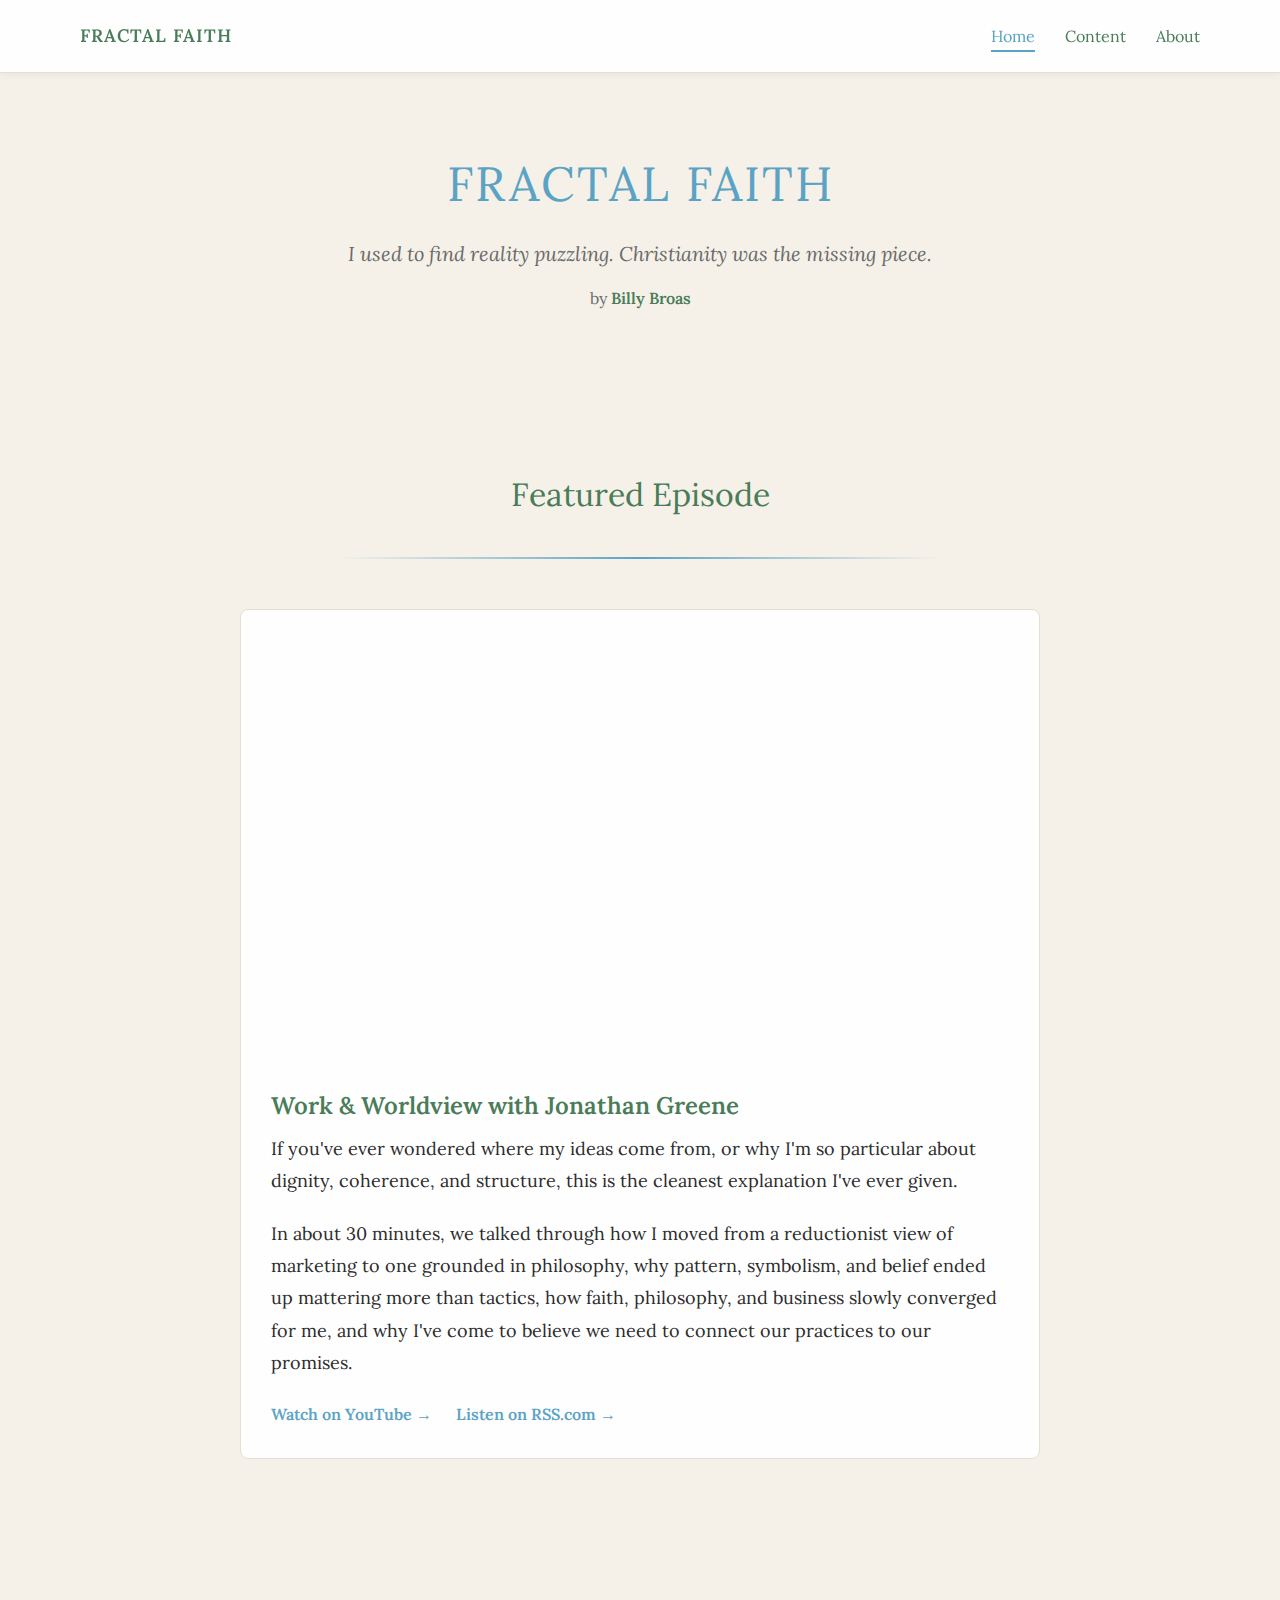
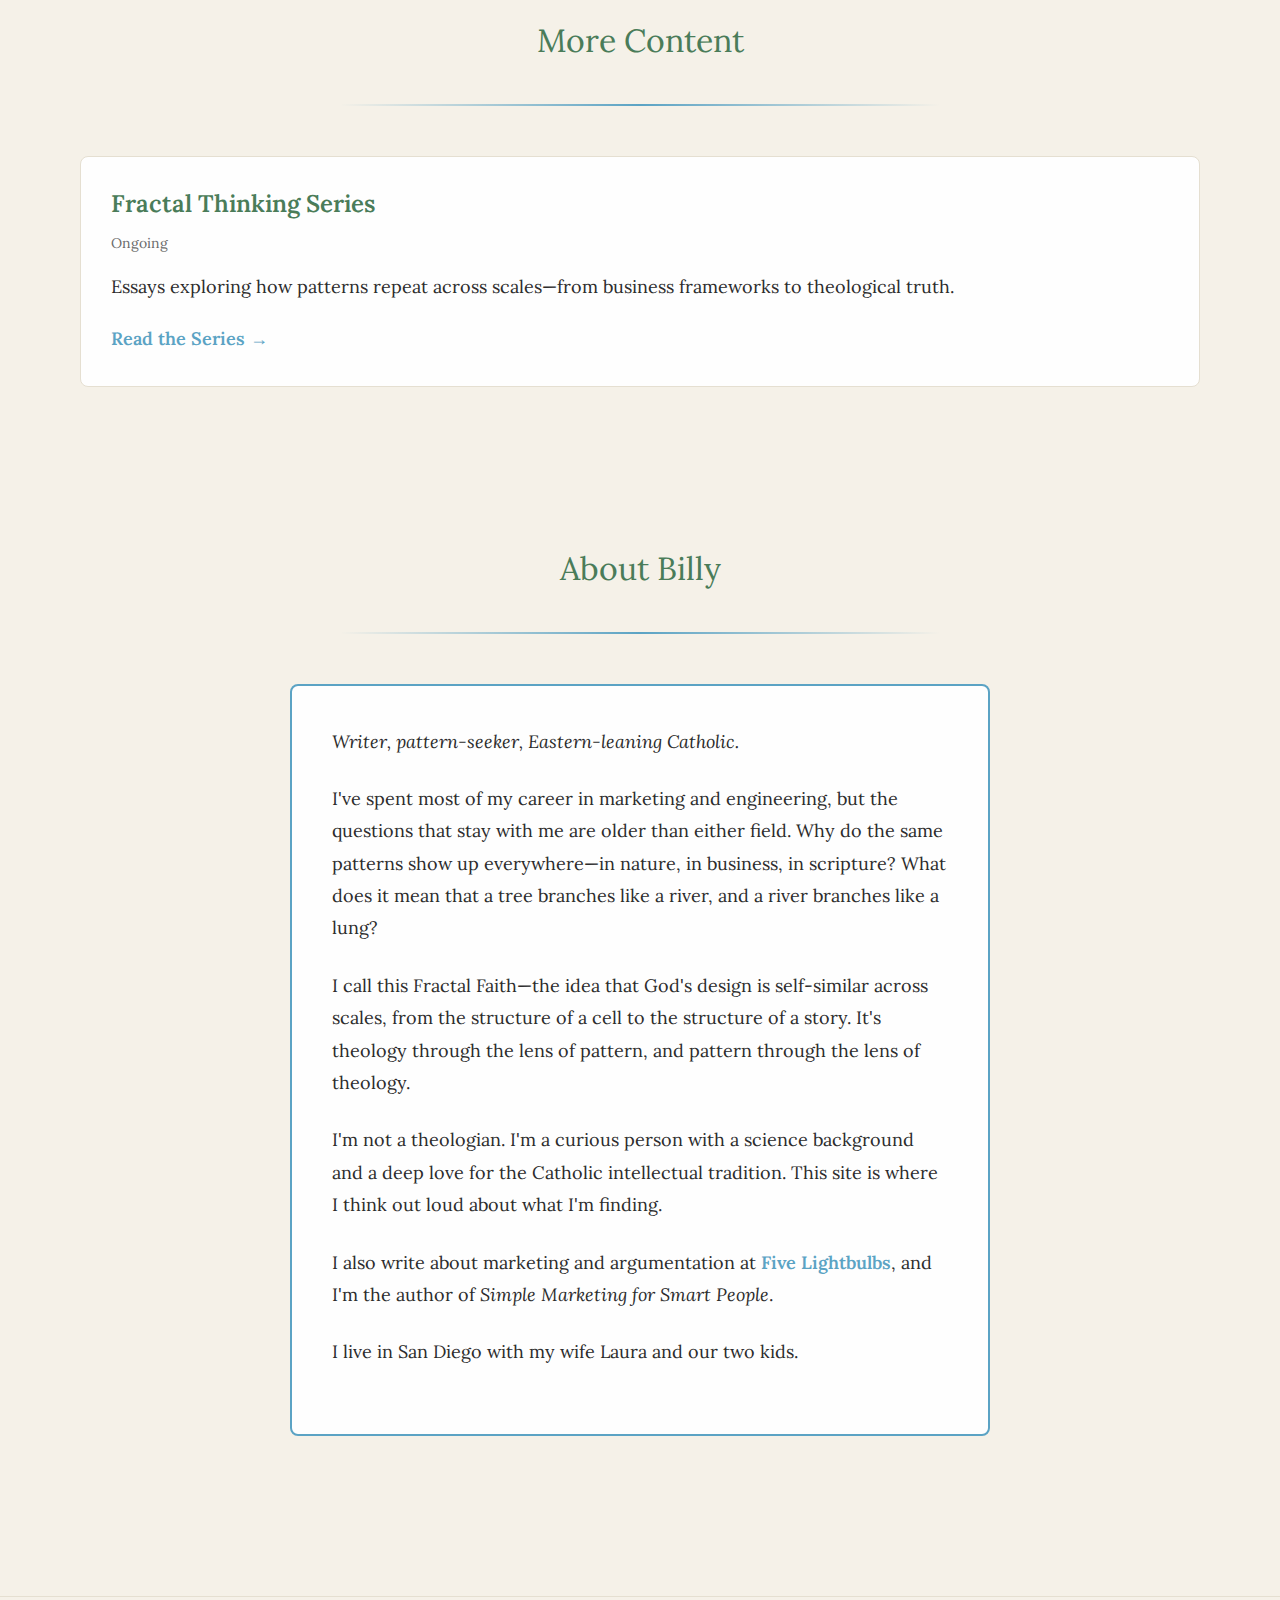
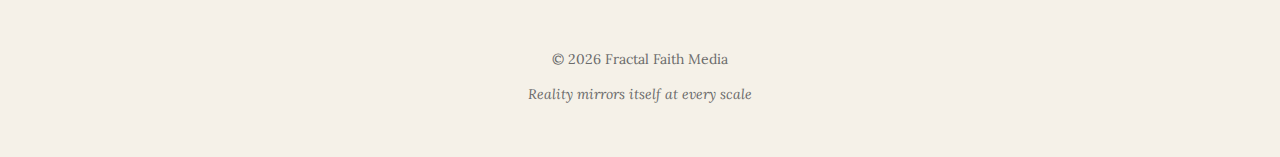
<file: index.html>
<!DOCTYPE html>
<html lang="en">
<head>
    <meta charset="UTF-8">
    <meta name="viewport" content="width=device-width, initial-scale=1.0">
    <title>Fractal Faith - I used to find reality puzzling. Christianity was the missing piece.</title>
    <meta name="description" content="Christianity explored through pattern, symbol, and fractal thinking. The same structures appear at every scale — in Scripture, in nature, in the architecture of reality.">
    <link rel="icon" href="favicon.svg" type="image/svg+xml">
    <link rel="preconnect" href="https://fonts.googleapis.com">
    <link rel="preconnect" href="https://fonts.gstatic.com" crossorigin>
    <link href="https://fonts.googleapis.com/css2?family=Lora:ital,wght@0,400;0,600;1,400&display=swap" rel="stylesheet">
    <link rel="stylesheet" href="css/styles.css">
    <!-- Fathom - beautiful, simple website analytics -->
    <script src="https://cdn.usefathom.com/script.js" data-site="MLZFFIPV" defer></script>
    <!-- / Fathom -->
</head>
<body>
    <!-- Navigation -->
    <nav class="nav">
        <div class="nav-container">
            <a href="index.html" class="nav-logo">FRACTAL FAITH</a>
            <ul class="nav-links">
                <li><a href="index.html" class="active">Home</a></li>
                <li><a href="content.html">Content</a></li>
                <li><a href="#about">About</a></li>
            </ul>
        </div>
    </nav>

    <!-- Header -->
    <header class="header">
        <h1>FRACTAL FAITH</h1>
        <p class="tagline">I used to find reality puzzling. Christianity was the missing piece.</p>
        <p class="header-byline">by <a href="#about">Billy Broas</a></p>
    </header>

    <!-- Featured Episode -->
    <section class="section">
        <div class="container">
            <div class="section-title">
                <h2>Featured Episode</h2>
                <div class="divider"></div>
            </div>

            <div class="featured-episode">
                <div class="video-embed">
                    <iframe src="https://www.youtube.com/embed/c-hK6eVac7o" title="Work &amp; Worldview with Jonathan Greene — Billy Broas" frameborder="0" allow="accelerometer; autoplay; clipboard-write; encrypted-media; gyroscope; picture-in-picture" allowfullscreen></iframe>
                </div>
                <div class="featured-episode-body">
                    <h3 class="card-title">Work &amp; Worldview with Jonathan Greene</h3>
                    <p class="card-description">
                        If you've ever wondered where my ideas come from, or why I'm so particular about dignity, coherence, and structure, this is the cleanest explanation I've ever given.
                    </p>
                    <p class="card-description">
                        In about 30 minutes, we talked through how I moved from a reductionist view of marketing to one grounded in philosophy, why pattern, symbolism, and belief ended up mattering more than tactics, how faith, philosophy, and business slowly converged for me, and why I've come to believe we need to connect our practices to our promises.
                    </p>
                    <div class="listen-links">
                        <a href="https://www.youtube.com/watch?v=c-hK6eVac7o" target="_blank" rel="noopener">Watch on YouTube &rarr;</a>
                        <a href="https://rss.com/podcasts/workandworldview/2421276/" target="_blank" rel="noopener">Listen on RSS.com &rarr;</a>
                    </div>
                </div>
            </div>
        </div>
    </section>

    <!-- More Content -->
    <section class="section">
        <div class="container">
            <div class="section-title">
                <h2>More Content</h2>
                <div class="divider"></div>
            </div>

            <div class="card-grid">
                <!-- Essay Series -->
                <article class="card">
                    <h3 class="card-title">Fractal Thinking Series</h3>
                    <p class="card-date">Ongoing</p>
                    <p class="card-description">
                        Essays exploring how patterns repeat across scales—from business frameworks to theological truth.
                    </p>
                    <a href="https://billybroas.com/fractal-thinking/" class="card-link" target="_blank" rel="noopener">Read the Series &rarr;</a>
                </article>
            </div>
        </div>
    </section>

    <!-- About -->
    <section class="section" id="about">
        <div class="container">
            <div class="section-title">
                <h2>About Billy</h2>
                <div class="divider"></div>
            </div>
            <div class="about-preview">
                <p class="about-subtitle">Writer, pattern-seeker, Eastern-leaning Catholic.</p>
                <p>
                    I've spent most of my career in marketing and engineering, but the questions that stay with me are older than either field. Why do the same patterns show up everywhere—in nature, in business, in scripture? What does it mean that a tree branches like a river, and a river branches like a lung?
                </p>
                <p>
                    I call this Fractal Faith—the idea that God's design is self-similar across scales, from the structure of a cell to the structure of a story. It's theology through the lens of pattern, and pattern through the lens of theology.
                </p>
                <p>
                    I'm not a theologian. I'm a curious person with a science background and a deep love for the Catholic intellectual tradition. This site is where I think out loud about what I'm finding.
                </p>
                <p>
                    I also write about marketing and argumentation at <a href="https://fivelightbulbs.com" target="_blank" rel="noopener">Five Lightbulbs</a>, and I'm the author of <em>Simple Marketing for Smart People</em>.
                </p>
                <p>
                    I live in San Diego with my wife Laura and our two kids.
                </p>
            </div>
        </div>
    </section>

    <!-- Footer -->
    <footer class="footer">
        <p class="footer-copyright">&copy; 2026 Fractal Faith Media</p>
        <p class="footer-tagline">Reality mirrors itself at every scale</p>
    </footer>
</body>
</html>
</file>
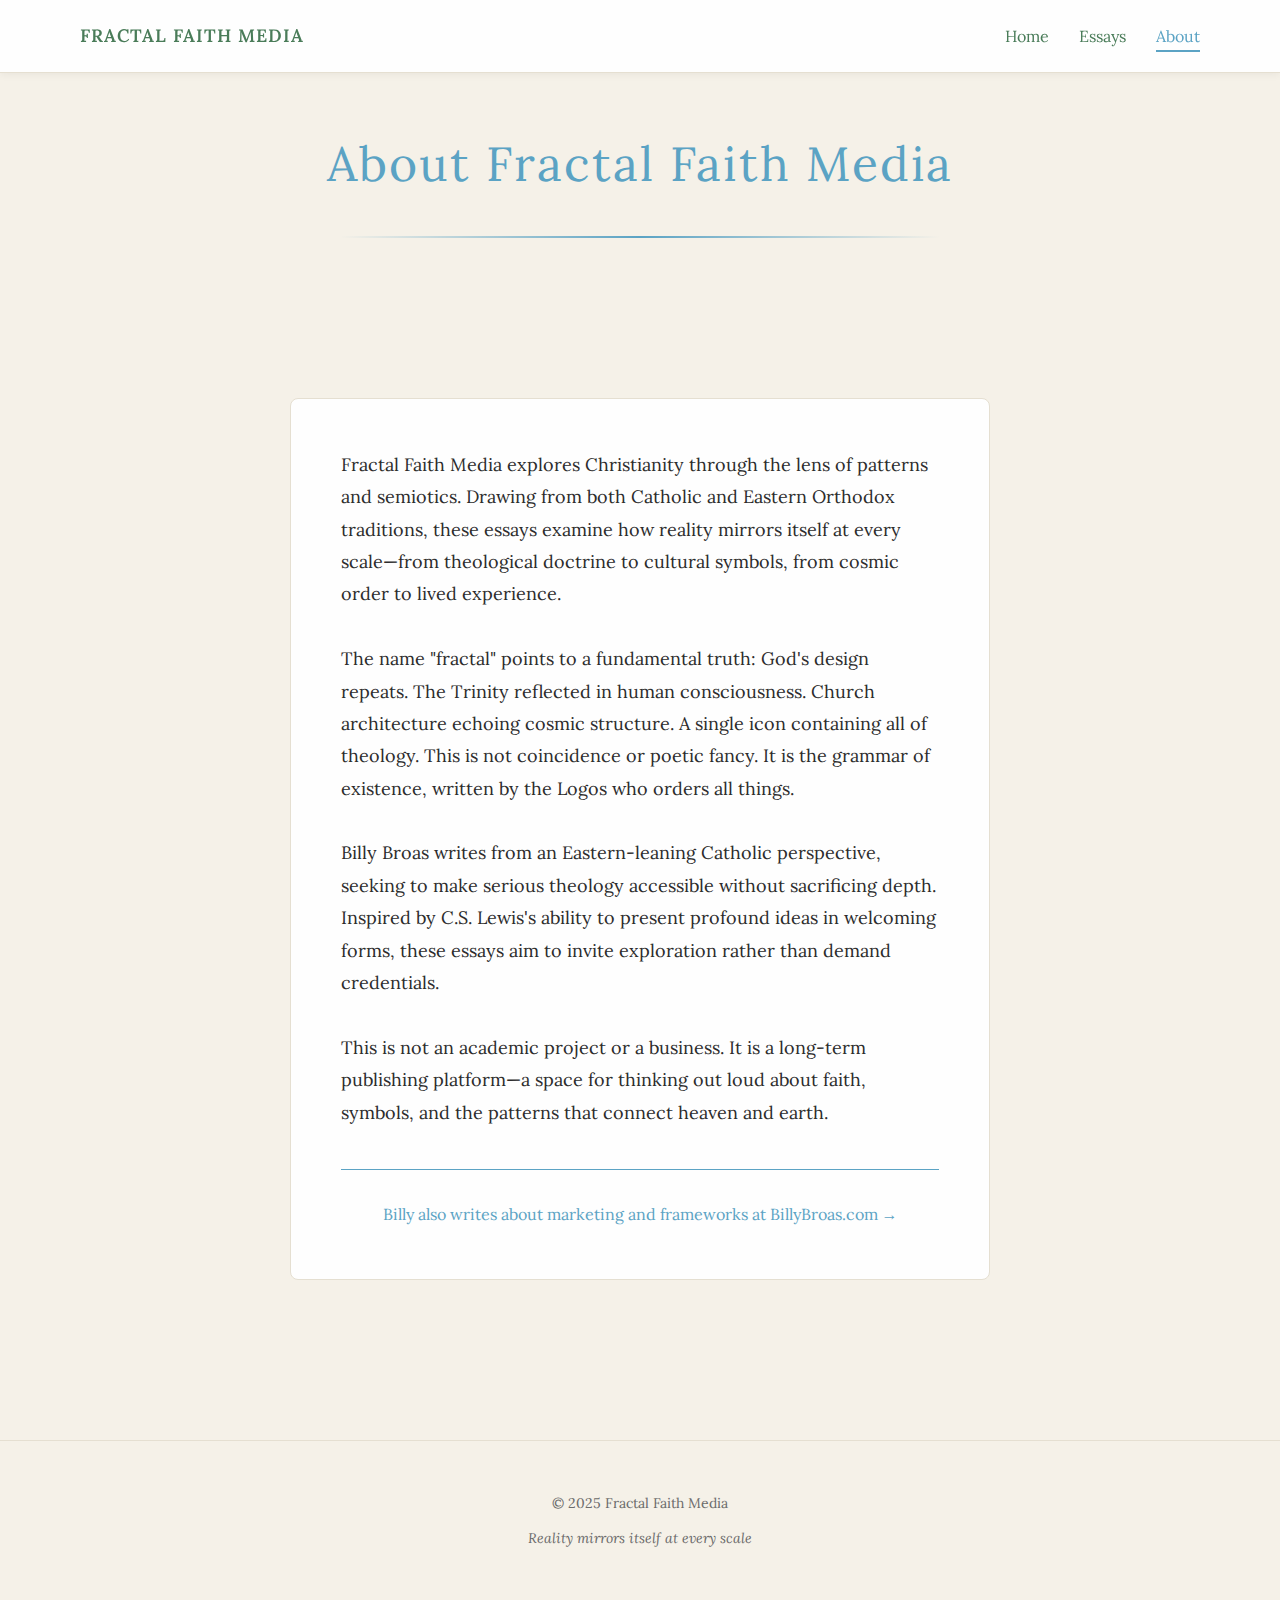
<file: about.html>
<!DOCTYPE html>
<html lang="en">
<head>
    <meta charset="UTF-8">
    <meta name="viewport" content="width=device-width, initial-scale=1.0">
    <title>About - Fractal Faith Media</title>
    <meta name="description" content="About Fractal Faith Media and Billy Broas's theological perspective.">
    <link rel="icon" href="data:image/svg+xml,<svg xmlns='http://www.w3.org/2000/svg' viewBox='0 0 100 100'><text y='.9em' font-size='90'>✝</text></svg>">
    <link rel="preconnect" href="https://fonts.googleapis.com">
    <link rel="preconnect" href="https://fonts.gstatic.com" crossorigin>
    <link href="https://fonts.googleapis.com/css2?family=Lora:ital,wght@0,400;0,600;1,400&display=swap" rel="stylesheet">
    <link rel="stylesheet" href="css/styles.css">
</head>
<body>
    <!-- Navigation -->
    <nav class="nav">
        <div class="nav-container">
            <a href="index.html" class="nav-logo">FRACTAL FAITH MEDIA</a>
            <ul class="nav-links">
                <li><a href="index.html">Home</a></li>
                <li><a href="essays.html">Essays</a></li>
                <li><a href="about.html" class="active">About</a></li>
            </ul>
        </div>
    </nav>

    <!-- Page Header -->
    <header class="page-header">
        <h1>About Fractal Faith Media</h1>
        <div class="divider"></div>
    </header>

    <!-- About Content -->
    <section class="section">
        <div class="container">
            <div class="about-content">
                <p>
                    Fractal Faith Media explores Christianity through the lens of patterns and semiotics. Drawing from both Catholic and Eastern Orthodox traditions, these essays examine how reality mirrors itself at every scale—from theological doctrine to cultural symbols, from cosmic order to lived experience.
                </p>

                <p>
                    The name "fractal" points to a fundamental truth: God's design repeats. The Trinity reflected in human consciousness. Church architecture echoing cosmic structure. A single icon containing all of theology. This is not coincidence or poetic fancy. It is the grammar of existence, written by the Logos who orders all things.
                </p>

                <p>
                    Billy Broas writes from an Eastern-leaning Catholic perspective, seeking to make serious theology accessible without sacrificing depth. Inspired by C.S. Lewis's ability to present profound ideas in welcoming forms, these essays aim to invite exploration rather than demand credentials.
                </p>

                <p>
                    This is not an academic project or a business. It is a long-term publishing platform—a space for thinking out loud about faith, symbols, and the patterns that connect heaven and earth.
                </p>

                <div class="about-link">
                    <a href="https://billybroas.com" target="_blank" rel="noopener">Billy also writes about marketing and frameworks at BillyBroas.com &rarr;</a>
                </div>
            </div>
        </div>
    </section>

    <!-- Footer -->
    <footer class="footer">
        <p class="footer-copyright">&copy; 2025 Fractal Faith Media</p>
        <p class="footer-tagline">Reality mirrors itself at every scale</p>
    </footer>
</body>
</html>
</file>
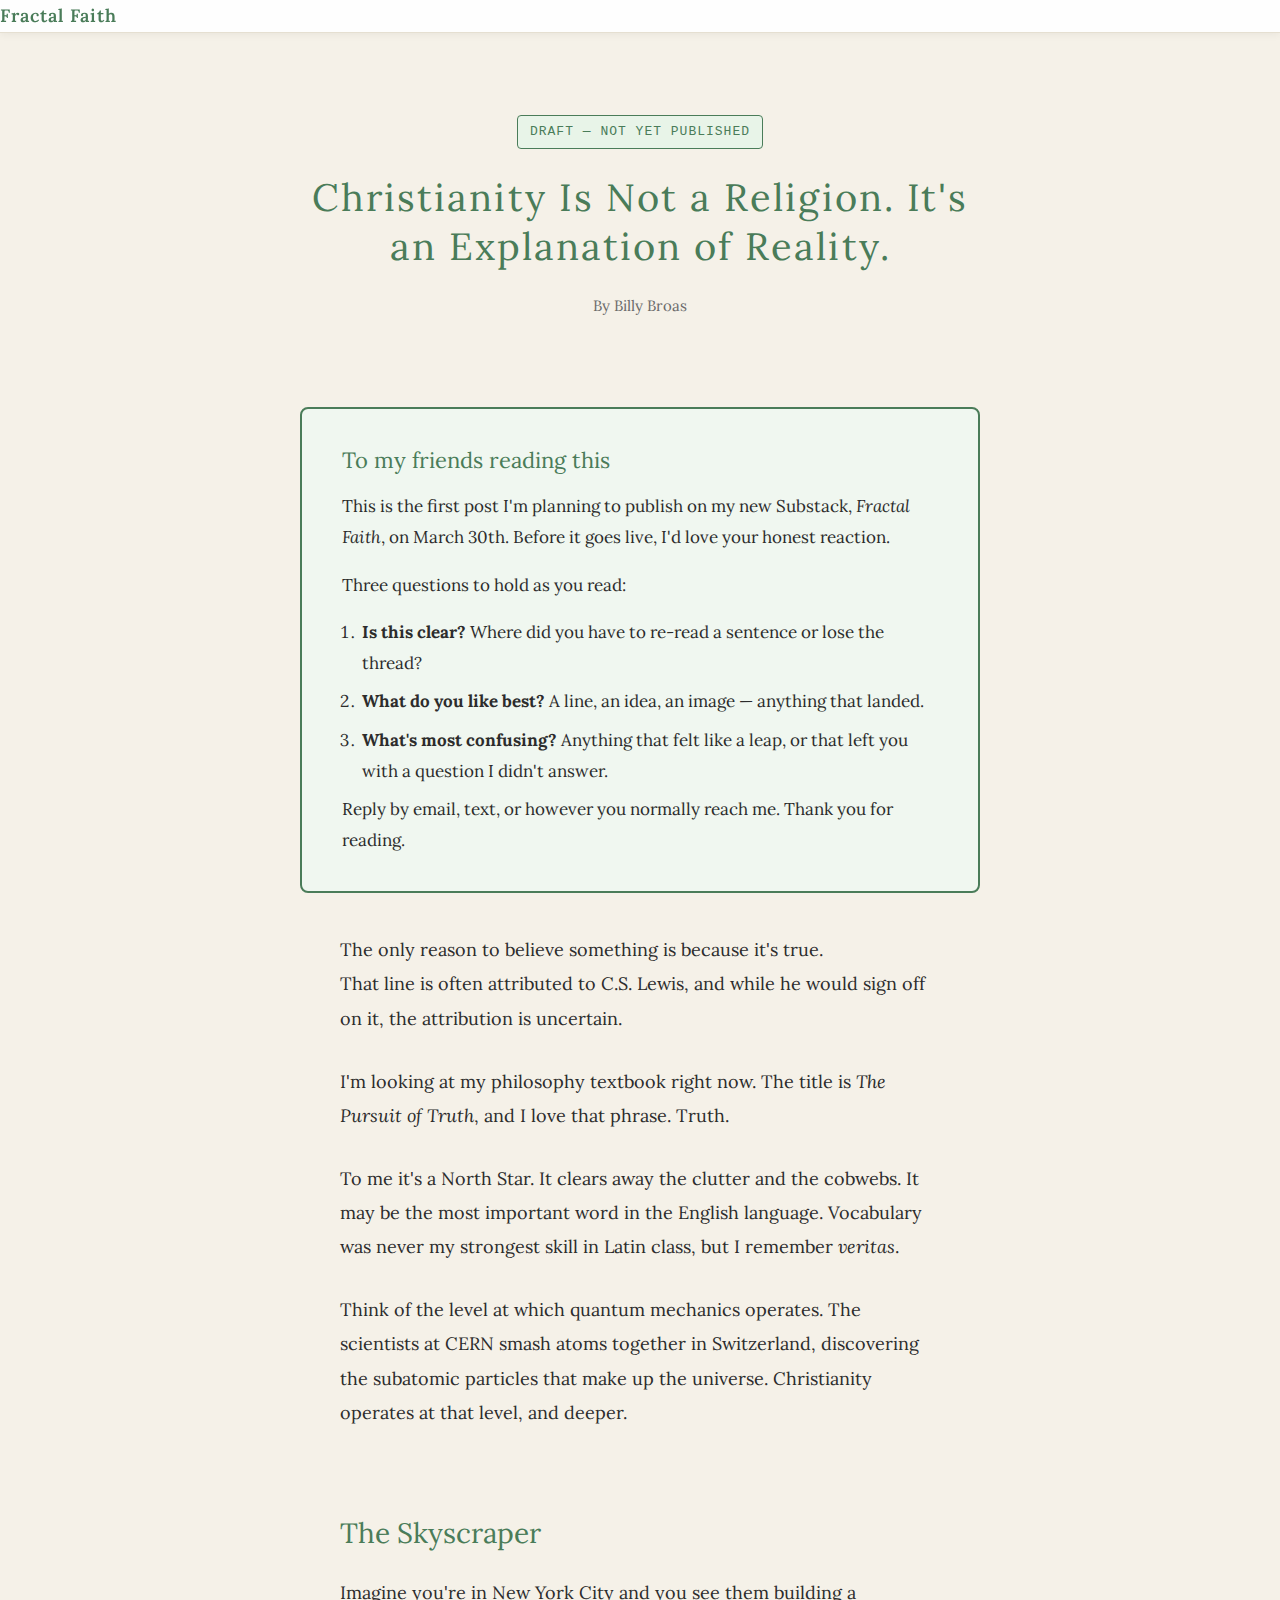
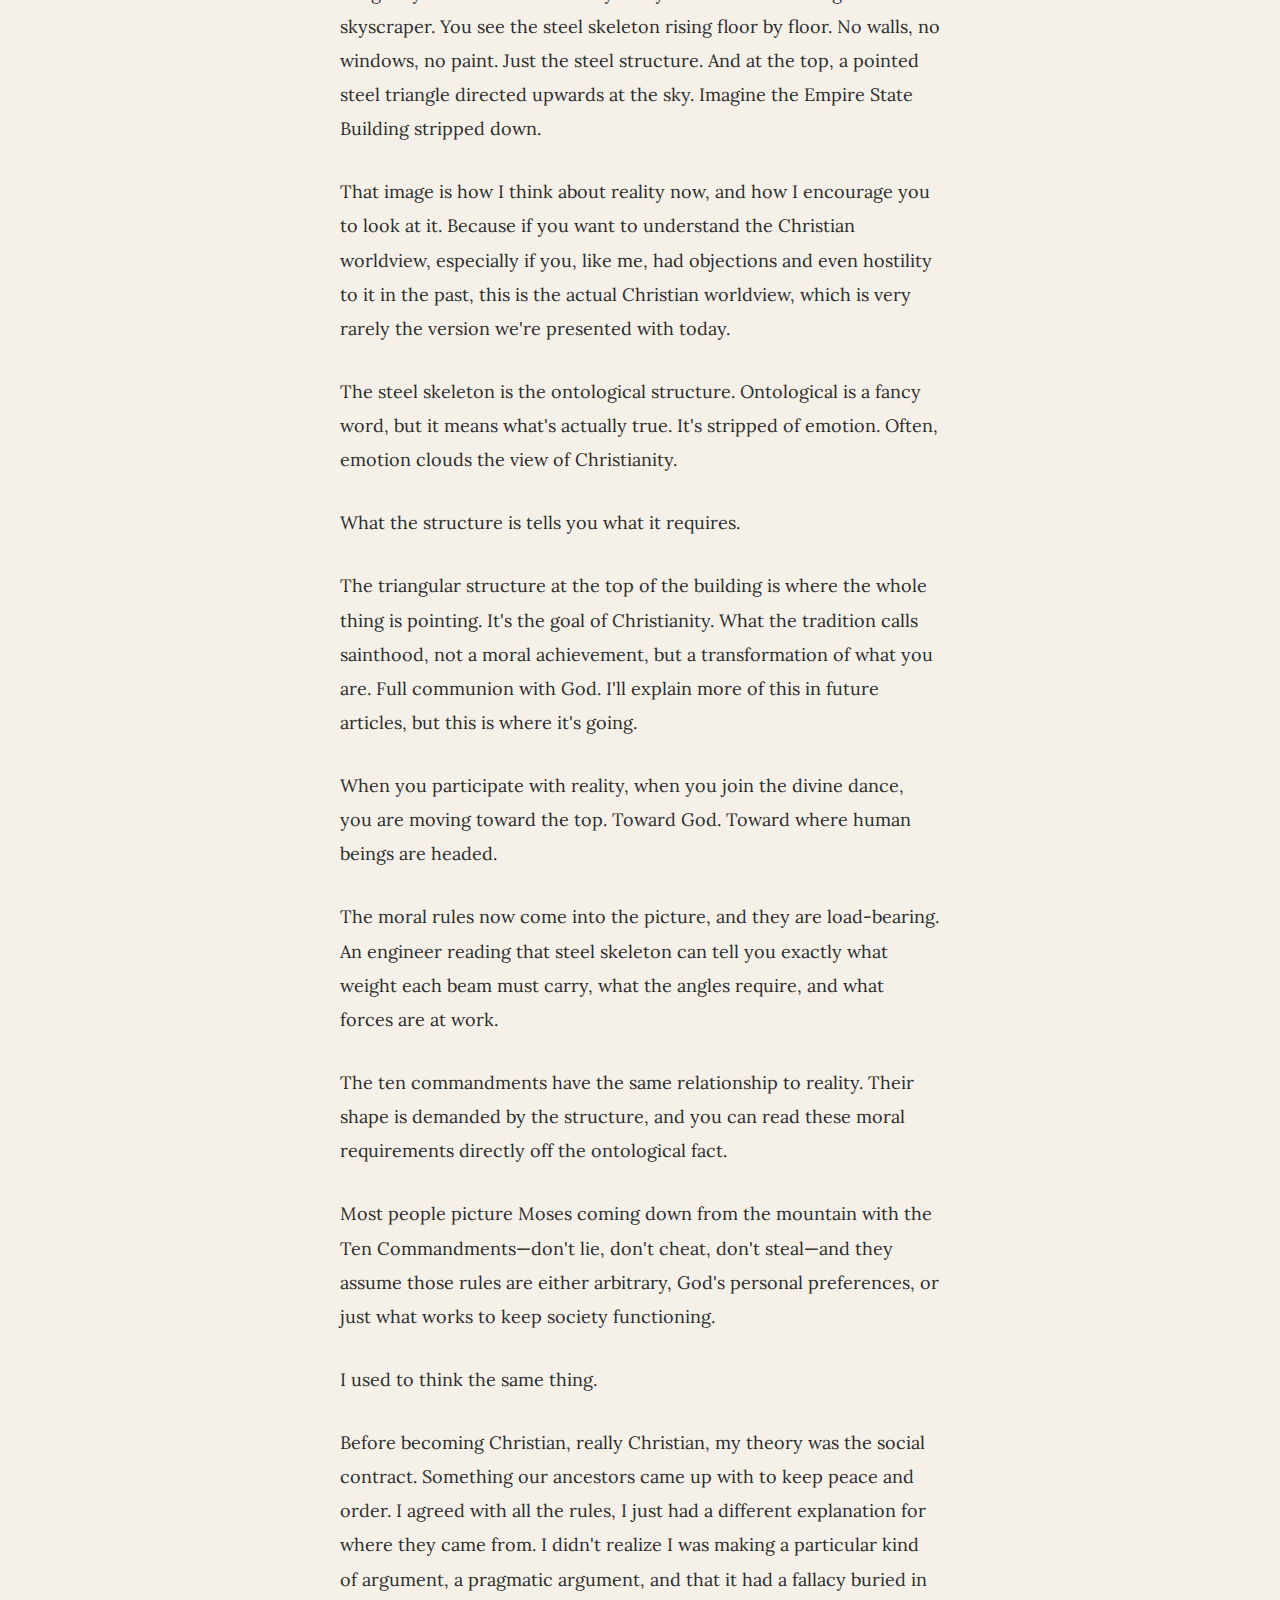
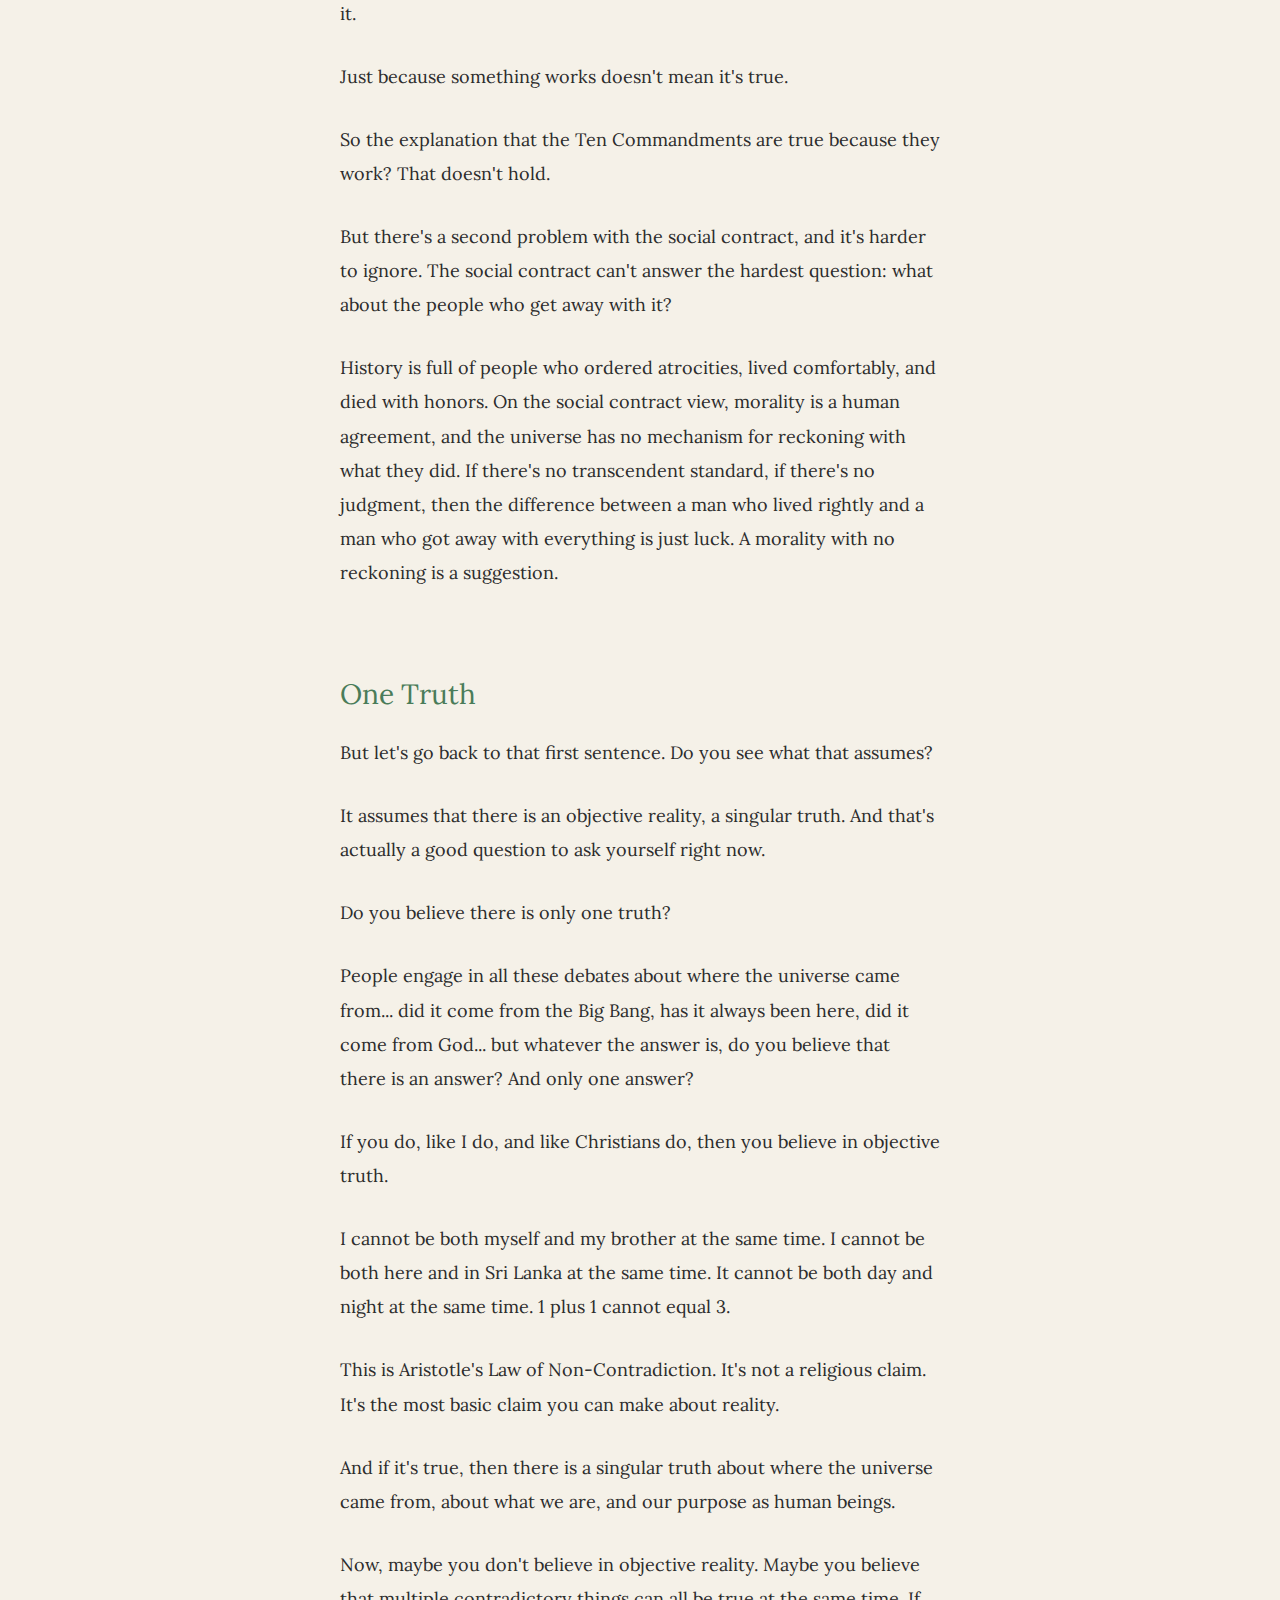
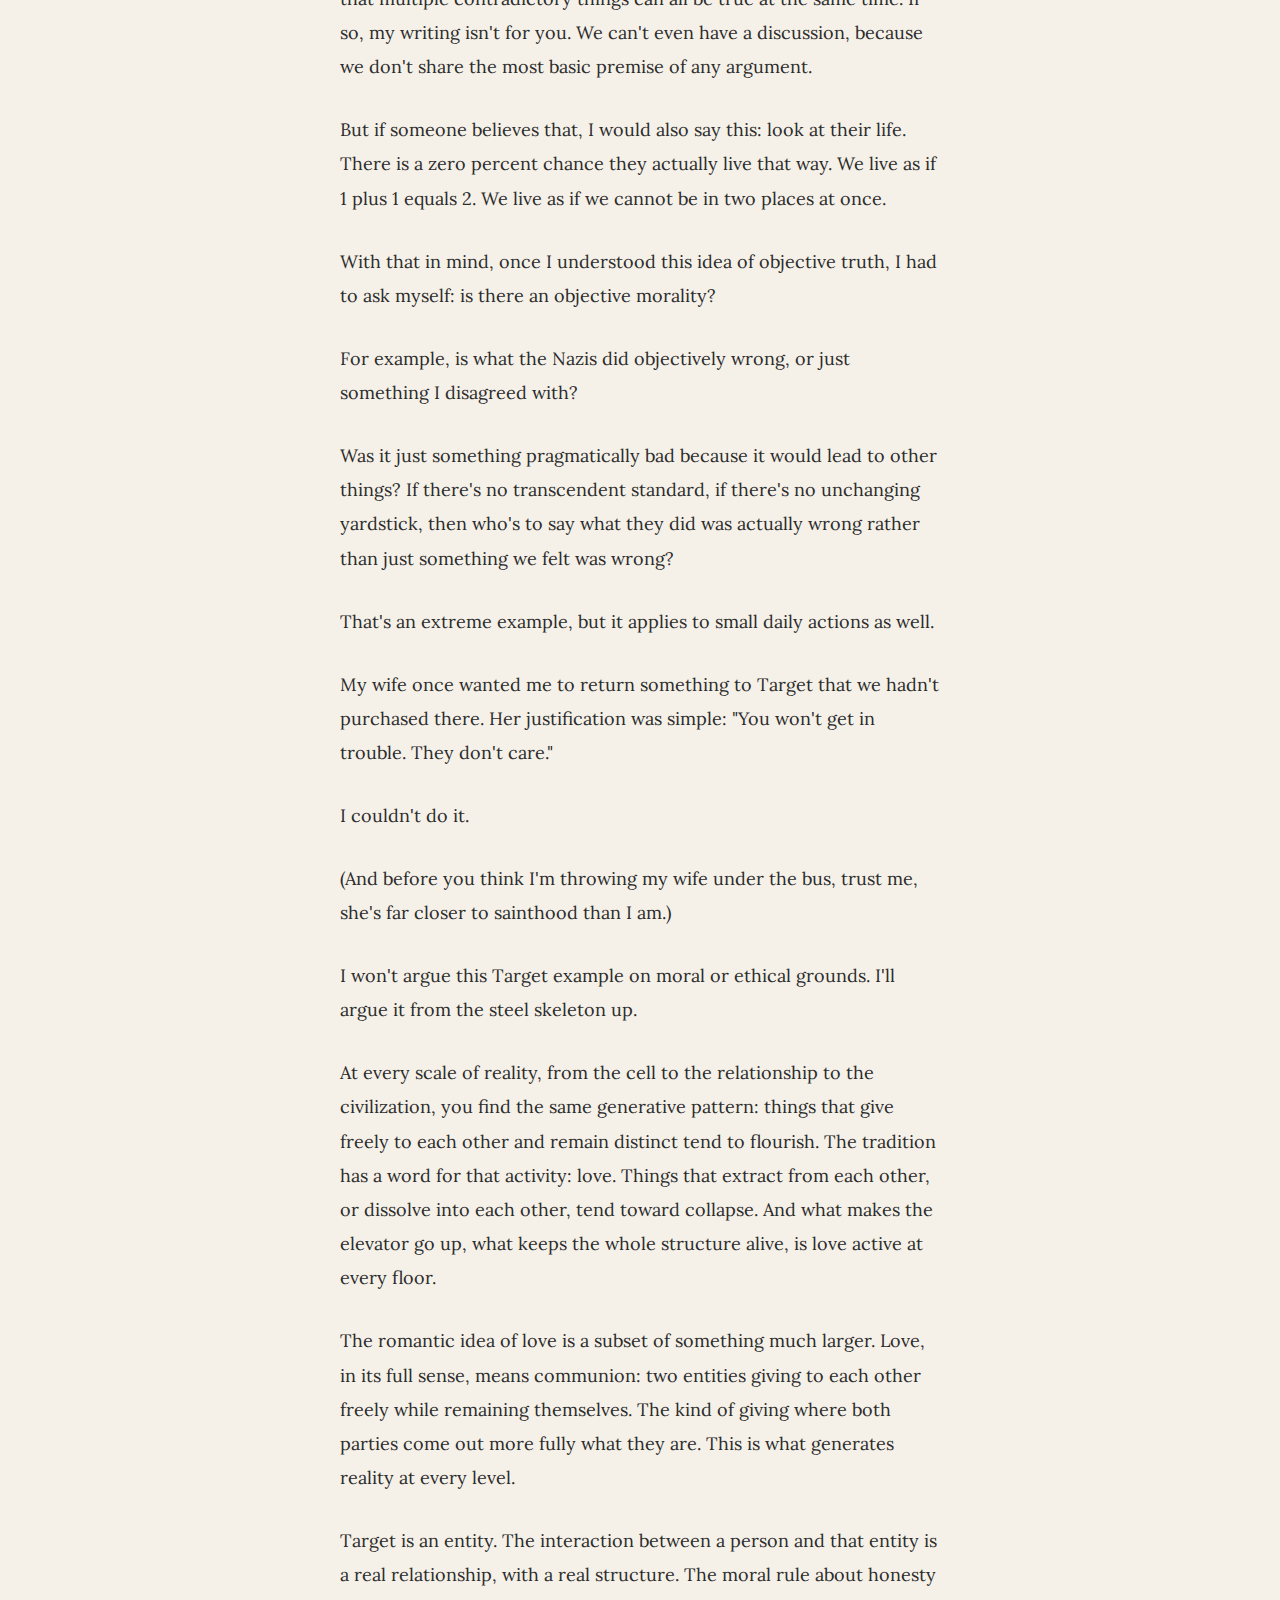
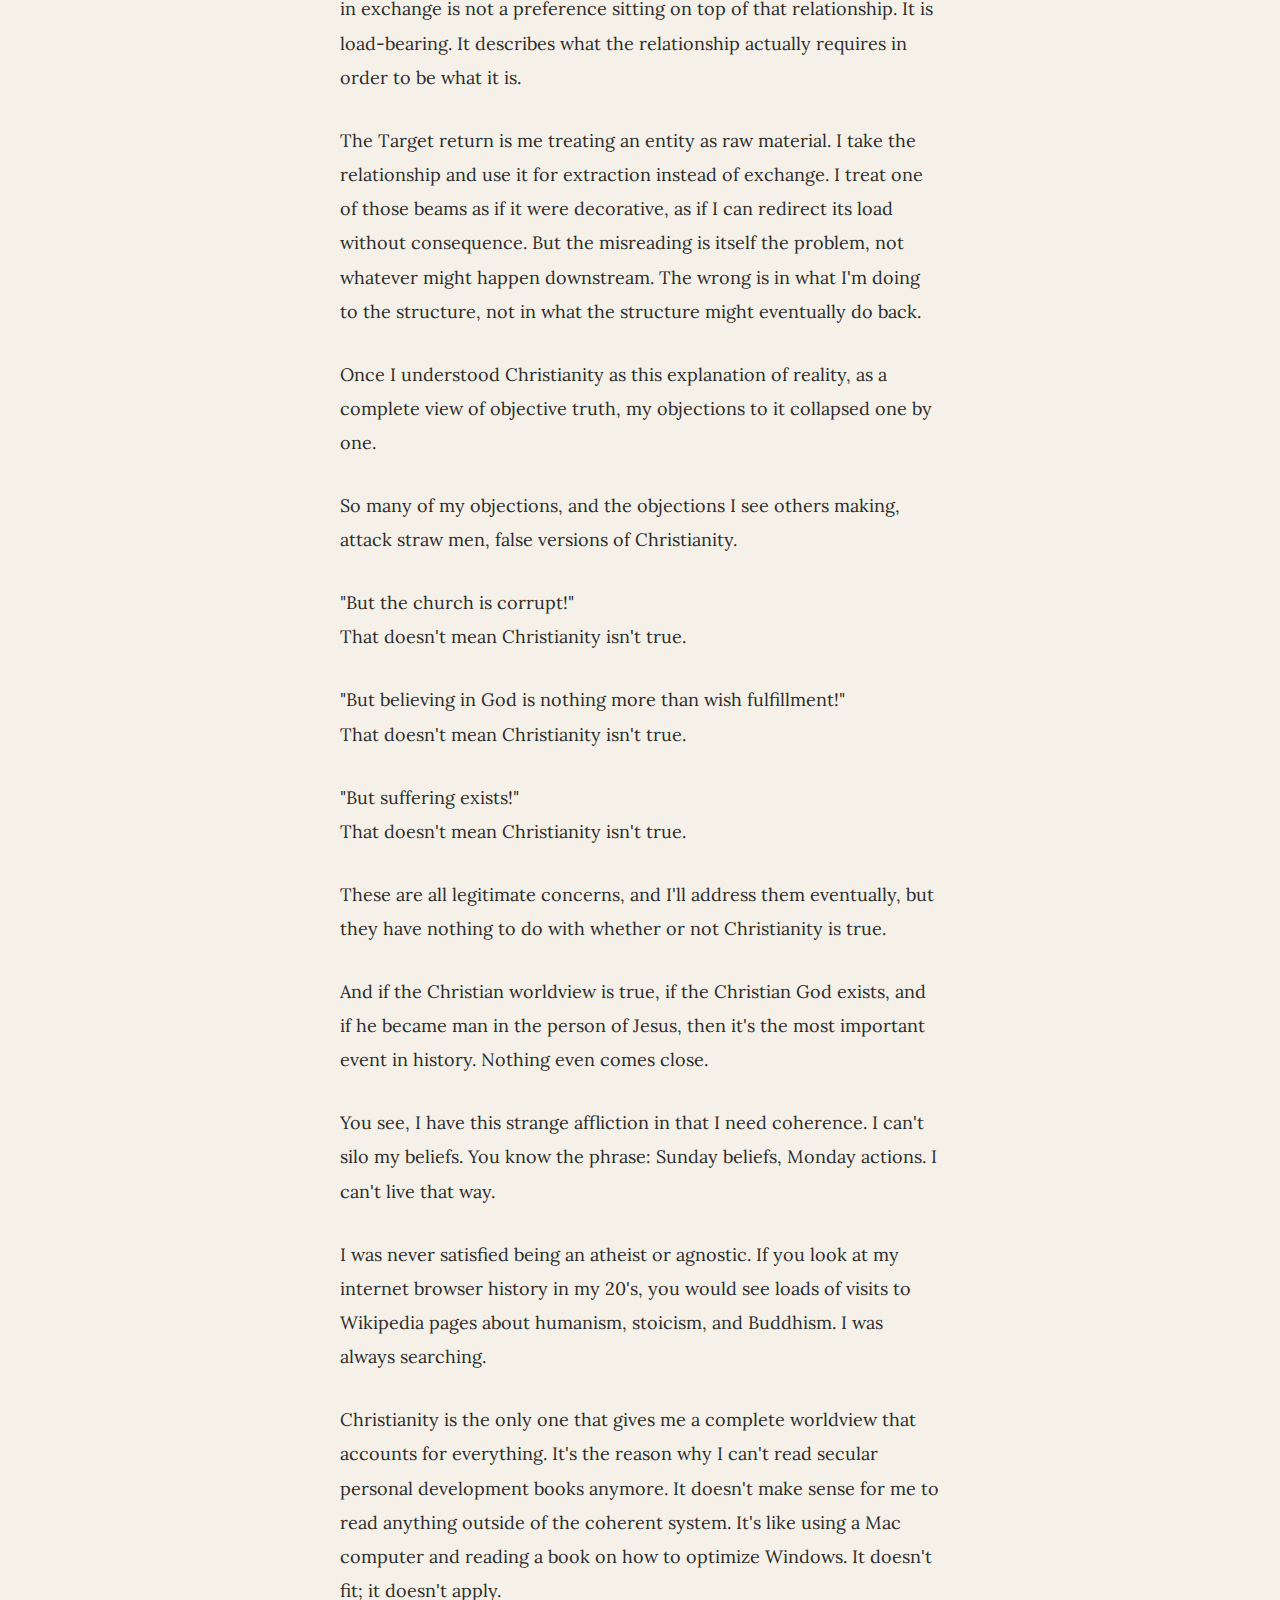
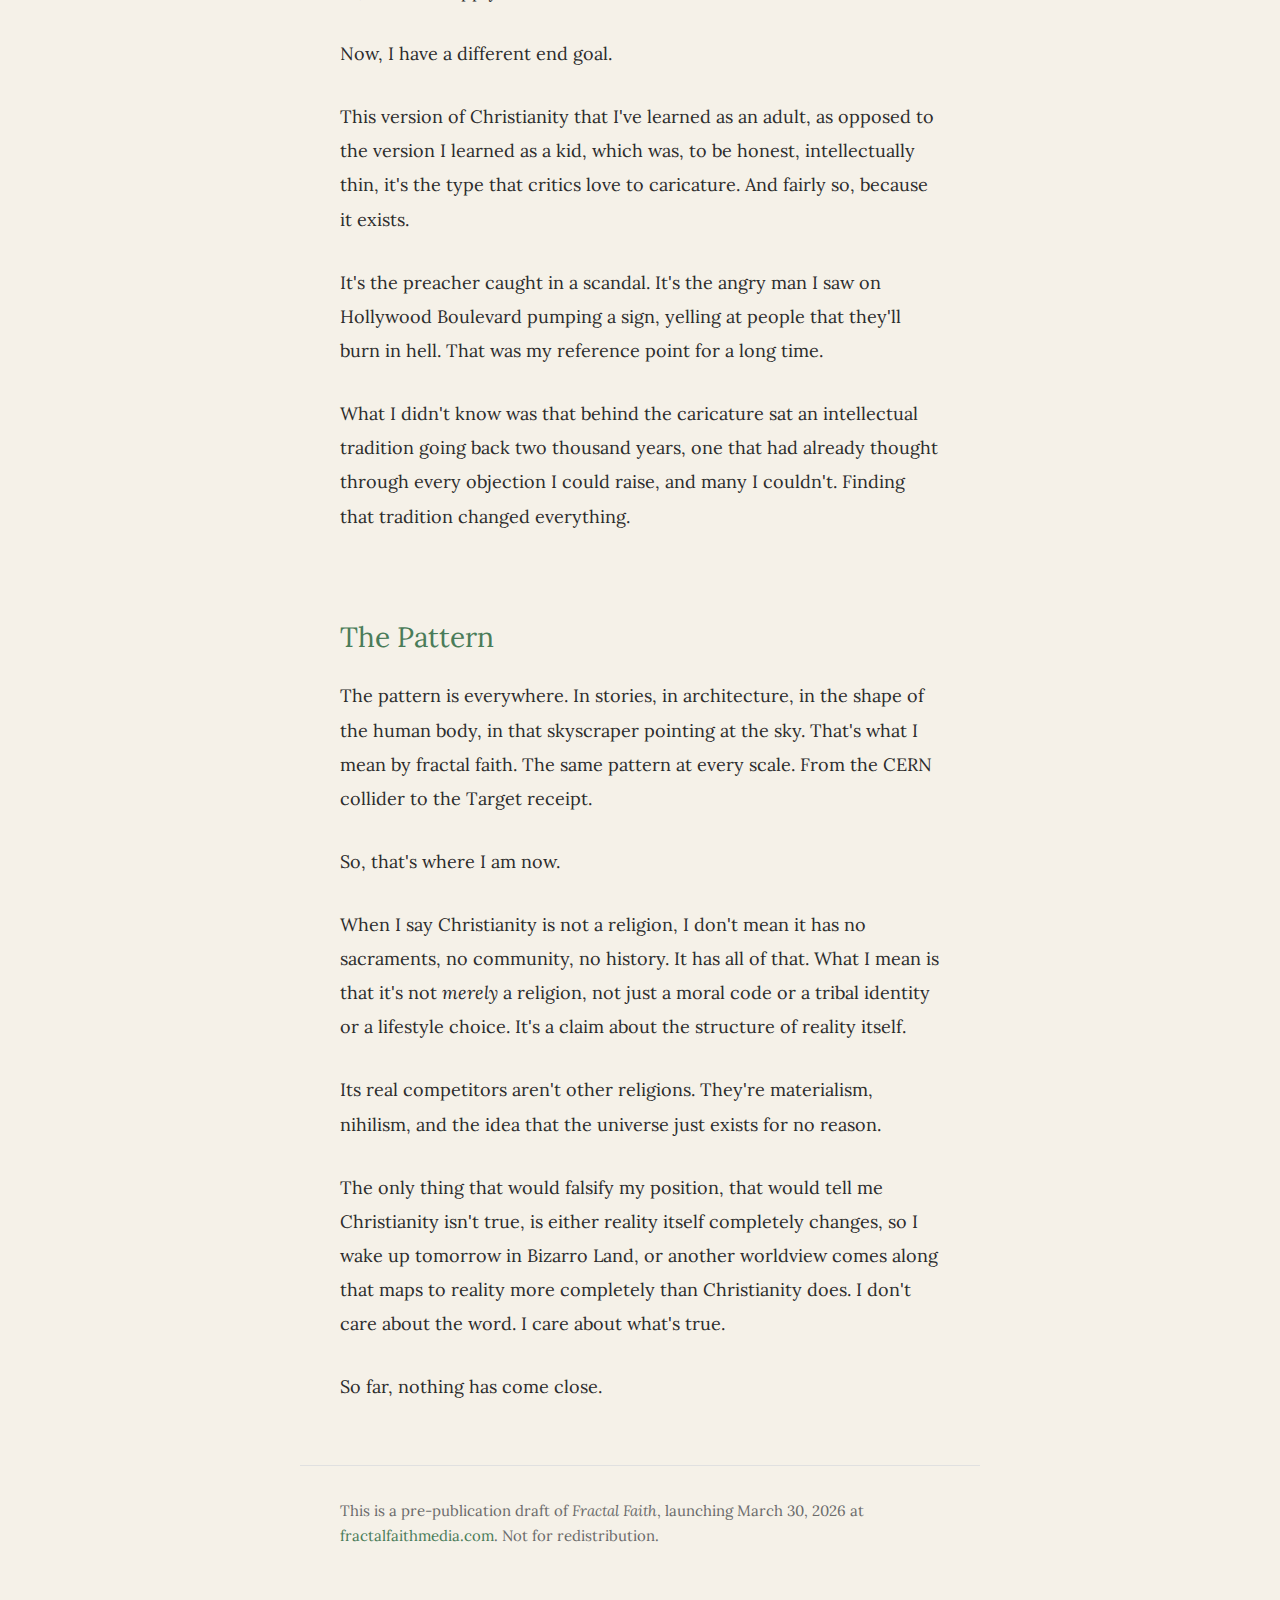
<file: christianity-explanation-of-reality-draft.html>
<!DOCTYPE html>
<html lang="en">
<head>
    <meta charset="UTF-8">
    <meta name="viewport" content="width=device-width, initial-scale=1.0">
    <title>Draft — Christianity Is Not a Religion — Fractal Faith</title>
    <meta name="robots" content="noindex, nofollow">

    <link rel="icon" href="favicon.svg" type="image/svg+xml">
    <link rel="preconnect" href="https://fonts.googleapis.com">
    <link rel="preconnect" href="https://fonts.gstatic.com" crossorigin>
    <link href="https://fonts.googleapis.com/css2?family=Lora:ital,wght@0,400;0,600;1,400&display=swap" rel="stylesheet">
    <link rel="stylesheet" href="css/styles.css">
    <style>
        .article-header {
            text-align: center;
            padding: 80px 40px 40px;
            background: var(--warm-cream);
        }

        .article-header h1 {
            font-size: 38px;
            color: var(--forest-green);
            margin-bottom: 16px;
            max-width: 700px;
            margin-left: auto;
            margin-right: auto;
        }

        .article-byline {
            font-size: 15px;
            color: var(--medium-gray);
            margin-top: 20px;
        }

        .essay-body {
            max-width: 680px;
            margin: 0 auto;
            padding: 0 40px;
        }

        .essay-body p {
            font-size: 18px;
            line-height: 1.9;
            margin-bottom: 1.6em;
            color: var(--charcoal);
        }

        .essay-body h2 {
            font-size: 28px;
            color: var(--forest-green);
            margin-top: 3em;
            margin-bottom: 0.8em;
        }

        .essay-body em {
            font-style: italic;
        }

        .essay-body blockquote {
            border-left: 3px solid var(--sky-blue);
            margin: 2em 0;
            padding: 1em 0 1em 1.5em;
        }

        .essay-body blockquote p {
            font-style: italic;
            color: var(--medium-gray);
        }

        .section-break {
            text-align: center;
            margin: 3em 0;
            color: var(--sky-blue);
            font-size: 20px;
            letter-spacing: 12px;
        }

        /* Friends note box */
        .friends-note {
            background: #f0f7f0;
            border: 2px solid var(--forest-green);
            border-radius: 8px;
            padding: 36px 40px;
            margin: 48px auto 40px;
            max-width: 680px;
        }

        .friends-note h2 {
            font-size: 22px;
            color: var(--forest-green);
            margin-bottom: 16px;
            font-family: 'Lora', serif;
        }

        .friends-note p {
            font-size: 17px;
            line-height: 1.8;
            color: var(--charcoal);
            margin-bottom: 1em;
        }

        .friends-note p:last-child {
            margin-bottom: 0;
        }

        .friends-note ol {
            margin: 16px 0 0 20px;
            padding: 0;
        }

        .friends-note ol li {
            font-size: 17px;
            line-height: 1.8;
            color: var(--charcoal);
            margin-bottom: 8px;
        }

        .draft-badge {
            display: inline-block;
            background: #e8f4e8;
            border: 1px solid var(--forest-green);
            color: var(--forest-green);
            font-size: 13px;
            font-family: monospace;
            letter-spacing: 1px;
            text-transform: uppercase;
            padding: 4px 12px;
            border-radius: 4px;
            margin-bottom: 24px;
        }

        .article-footer {
            max-width: 680px;
            margin: 60px auto 80px;
            padding: 0 40px;
            border-top: 1px solid #e0e0e0;
            padding-top: 32px;
        }

        .article-footer p {
            font-size: 15px;
            color: var(--medium-gray);
            line-height: 1.7;
        }

        @media (max-width: 600px) {
            .article-header { padding: 48px 24px 32px; }
            .article-header h1 { font-size: 28px; }
            .essay-body { padding: 0 24px; }
            .friends-note { padding: 24px; margin: 32px 24px; }
            .article-footer { padding: 24px 24px 48px; }
        }
    </style>
</head>
<body>

    <!-- Minimal nav -->
    <nav class="nav">
        <a href="/" class="nav-logo">Fractal Faith</a>
    </nav>

    <header class="article-header">
        <div class="draft-badge">Draft — Not yet published</div>
        <h1>Christianity Is Not a Religion. It's an Explanation of Reality.</h1>
        <p class="article-byline">By Billy Broas</p>
    </header>

    <!-- Friends note -->
    <div class="friends-note">
        <h2>To my friends reading this</h2>
        <p>This is the first post I'm planning to publish on my new Substack, <em>Fractal Faith</em>, on March 30th. Before it goes live, I'd love your honest reaction.</p>
        <p>Three questions to hold as you read:</p>
        <ol>
            <li><strong>Is this clear?</strong> Where did you have to re-read a sentence or lose the thread?</li>
            <li><strong>What do you like best?</strong> A line, an idea, an image — anything that landed.</li>
            <li><strong>What's most confusing?</strong> Anything that felt like a leap, or that left you with a question I didn't answer.</li>
        </ol>
        <p>Reply by email, text, or however you normally reach me. Thank you for reading.</p>
    </div>

    <main class="essay-body">

        <p>The only reason to believe something is because it's true.<br>
        That line is often attributed to C.S. Lewis, and while he would sign off on it, the attribution is uncertain.</p>

        <p>I'm looking at my philosophy textbook right now. The title is <em>The Pursuit of Truth</em>, and I love that phrase. Truth.</p>

        <p>To me it's a North Star. It clears away the clutter and the cobwebs. It may be the most important word in the English language. Vocabulary was never my strongest skill in Latin class, but I remember <em>veritas</em>.</p>

        <p>Think of the level at which quantum mechanics operates. The scientists at CERN smash atoms together in Switzerland, discovering the subatomic particles that make up the universe. Christianity operates at that level, and deeper.</p>

        <h2>The Skyscraper</h2>

        <p>Imagine you're in New York City and you see them building a skyscraper. You see the steel skeleton rising floor by floor. No walls, no windows, no paint. Just the steel structure. And at the top, a pointed steel triangle directed upwards at the sky. Imagine the Empire State Building stripped down.</p>

        <p>That image is how I think about reality now, and how I encourage you to look at it. Because if you want to understand the Christian worldview, especially if you, like me, had objections and even hostility to it in the past, this is the actual Christian worldview, which is very rarely the version we're presented with today.</p>

        <p>The steel skeleton is the ontological structure. Ontological is a fancy word, but it means what's actually true. It's stripped of emotion. Often, emotion clouds the view of Christianity.</p>

        <p>What the structure is tells you what it requires.</p>

        <p>The triangular structure at the top of the building is where the whole thing is pointing. It's the goal of Christianity. What the tradition calls sainthood, not a moral achievement, but a transformation of what you are. Full communion with God. I'll explain more of this in future articles, but this is where it's going.</p>

        <p>When you participate with reality, when you join the divine dance, you are moving toward the top. Toward God. Toward where human beings are headed.</p>

        <p>The moral rules now come into the picture, and they are load-bearing. An engineer reading that steel skeleton can tell you exactly what weight each beam must carry, what the angles require, and what forces are at work.</p>

        <p>The ten commandments have the same relationship to reality. Their shape is demanded by the structure, and you can read these moral requirements directly off the ontological fact.</p>

        <p>Most people picture Moses coming down from the mountain with the Ten Commandments—don't lie, don't cheat, don't steal—and they assume those rules are either arbitrary, God's personal preferences, or just what works to keep society functioning.</p>

        <p>I used to think the same thing.</p>

        <p>Before becoming Christian, really Christian, my theory was the social contract. Something our ancestors came up with to keep peace and order. I agreed with all the rules, I just had a different explanation for where they came from. I didn't realize I was making a particular kind of argument, a pragmatic argument, and that it had a fallacy buried in it.</p>

        <p>Just because something works doesn't mean it's true.</p>

        <p>So the explanation that the Ten Commandments are true because they work? That doesn't hold.</p>

        <p>But there's a second problem with the social contract, and it's harder to ignore. The social contract can't answer the hardest question: what about the people who get away with it?</p>

        <p>History is full of people who ordered atrocities, lived comfortably, and died with honors. On the social contract view, morality is a human agreement, and the universe has no mechanism for reckoning with what they did. If there's no transcendent standard, if there's no judgment, then the difference between a man who lived rightly and a man who got away with everything is just luck. A morality with no reckoning is a suggestion.</p>

        <h2>One Truth</h2>

        <p>But let's go back to that first sentence. Do you see what that assumes?</p>

        <p>It assumes that there is an objective reality, a singular truth. And that's actually a good question to ask yourself right now.</p>

        <p>Do you believe there is only one truth?</p>

        <p>People engage in all these debates about where the universe came from... did it come from the Big Bang, has it always been here, did it come from God... but whatever the answer is, do you believe that there is an answer? And only one answer?</p>

        <p>If you do, like I do, and like Christians do, then you believe in objective truth.</p>

        <p>I cannot be both myself and my brother at the same time. I cannot be both here and in Sri Lanka at the same time. It cannot be both day and night at the same time. 1 plus 1 cannot equal 3.</p>

        <p>This is Aristotle's Law of Non-Contradiction. It's not a religious claim. It's the most basic claim you can make about reality.</p>

        <p>And if it's true, then there is a singular truth about where the universe came from, about what we are, and our purpose as human beings.</p>

        <p>Now, maybe you don't believe in objective reality. Maybe you believe that multiple contradictory things can all be true at the same time. If so, my writing isn't for you. We can't even have a discussion, because we don't share the most basic premise of any argument.</p>

        <p>But if someone believes that, I would also say this: look at their life. There is a zero percent chance they actually live that way. We live as if 1 plus 1 equals 2. We live as if we cannot be in two places at once.</p>

        <p>With that in mind, once I understood this idea of objective truth, I had to ask myself: is there an objective morality?</p>

        <p>For example, is what the Nazis did objectively wrong, or just something I disagreed with?</p>

        <p>Was it just something pragmatically bad because it would lead to other things? If there's no transcendent standard, if there's no unchanging yardstick, then who's to say what they did was actually wrong rather than just something we felt was wrong?</p>

        <p>That's an extreme example, but it applies to small daily actions as well.</p>

        <p>My wife once wanted me to return something to Target that we hadn't purchased there. Her justification was simple: "You won't get in trouble. They don't care."</p>

        <p>I couldn't do it.</p>

        <p>(And before you think I'm throwing my wife under the bus, trust me, she's far closer to sainthood than I am.)</p>

        <p>I won't argue this Target example on moral or ethical grounds. I'll argue it from the steel skeleton up.</p>

        <p>At every scale of reality, from the cell to the relationship to the civilization, you find the same generative pattern: things that give freely to each other and remain distinct tend to flourish. The tradition has a word for that activity: love. Things that extract from each other, or dissolve into each other, tend toward collapse. And what makes the elevator go up, what keeps the whole structure alive, is love active at every floor.</p>

        <p>The romantic idea of love is a subset of something much larger. Love, in its full sense, means communion: two entities giving to each other freely while remaining themselves. The kind of giving where both parties come out more fully what they are. This is what generates reality at every level.</p>

        <p>Target is an entity. The interaction between a person and that entity is a real relationship, with a real structure. The moral rule about honesty in exchange is not a preference sitting on top of that relationship. It is load-bearing. It describes what the relationship actually requires in order to be what it is.</p>

        <p>The Target return is me treating an entity as raw material. I take the relationship and use it for extraction instead of exchange. I treat one of those beams as if it were decorative, as if I can redirect its load without consequence. But the misreading is itself the problem, not whatever might happen downstream. The wrong is in what I'm doing to the structure, not in what the structure might eventually do back.</p>

        <p>Once I understood Christianity as this explanation of reality, as a complete view of objective truth, my objections to it collapsed one by one.</p>

        <p>So many of my objections, and the objections I see others making, attack straw men, false versions of Christianity.</p>

        <p>"But the church is corrupt!"<br>
        That doesn't mean Christianity isn't true.</p>

        <p>"But believing in God is nothing more than wish fulfillment!"<br>
        That doesn't mean Christianity isn't true.</p>

        <p>"But suffering exists!"<br>
        That doesn't mean Christianity isn't true.</p>

        <p>These are all legitimate concerns, and I'll address them eventually, but they have nothing to do with whether or not Christianity is true.</p>

        <p>And if the Christian worldview is true, if the Christian God exists, and if he became man in the person of Jesus, then it's the most important event in history. Nothing even comes close.</p>

        <p>You see, I have this strange affliction in that I need coherence. I can't silo my beliefs. You know the phrase: Sunday beliefs, Monday actions. I can't live that way.</p>

        <p>I was never satisfied being an atheist or agnostic. If you look at my internet browser history in my 20's, you would see loads of visits to Wikipedia pages about humanism, stoicism, and Buddhism. I was always searching.</p>

        <p>Christianity is the only one that gives me a complete worldview that accounts for everything. It's the reason why I can't read secular personal development books anymore. It doesn't make sense for me to read anything outside of the coherent system. It's like using a Mac computer and reading a book on how to optimize Windows. It doesn't fit; it doesn't apply.</p>

        <p>Now, I have a different end goal.</p>

        <p>This version of Christianity that I've learned as an adult, as opposed to the version I learned as a kid, which was, to be honest, intellectually thin, it's the type that critics love to caricature. And fairly so, because it exists.</p>

        <p>It's the preacher caught in a scandal. It's the angry man I saw on Hollywood Boulevard pumping a sign, yelling at people that they'll burn in hell. That was my reference point for a long time.</p>

        <p>What I didn't know was that behind the caricature sat an intellectual tradition going back two thousand years, one that had already thought through every objection I could raise, and many I couldn't. Finding that tradition changed everything.</p>

        <h2>The Pattern</h2>

        <p>The pattern is everywhere. In stories, in architecture, in the shape of the human body, in that skyscraper pointing at the sky. That's what I mean by fractal faith. The same pattern at every scale. From the CERN collider to the Target receipt.</p>

        <p>So, that's where I am now.</p>

        <p>When I say Christianity is not a religion, I don't mean it has no sacraments, no community, no history. It has all of that. What I mean is that it's not <em>merely</em> a religion, not just a moral code or a tribal identity or a lifestyle choice. It's a claim about the structure of reality itself.</p>

        <p>Its real competitors aren't other religions. They're materialism, nihilism, and the idea that the universe just exists for no reason.</p>

        <p>The only thing that would falsify my position, that would tell me Christianity isn't true, is either reality itself completely changes, so I wake up tomorrow in Bizarro Land, or another worldview comes along that maps to reality more completely than Christianity does. I don't care about the word. I care about what's true.</p>

        <p>So far, nothing has come close.</p>

    </main>

    <footer class="article-footer">
        <p>This is a pre-publication draft of <em>Fractal Faith</em>, launching March 30, 2026 at <a href="https://fractalfaithmedia.com" style="color: var(--forest-green);">fractalfaithmedia.com</a>. Not for redistribution.</p>
    </footer>

</body>
</html>
</file>
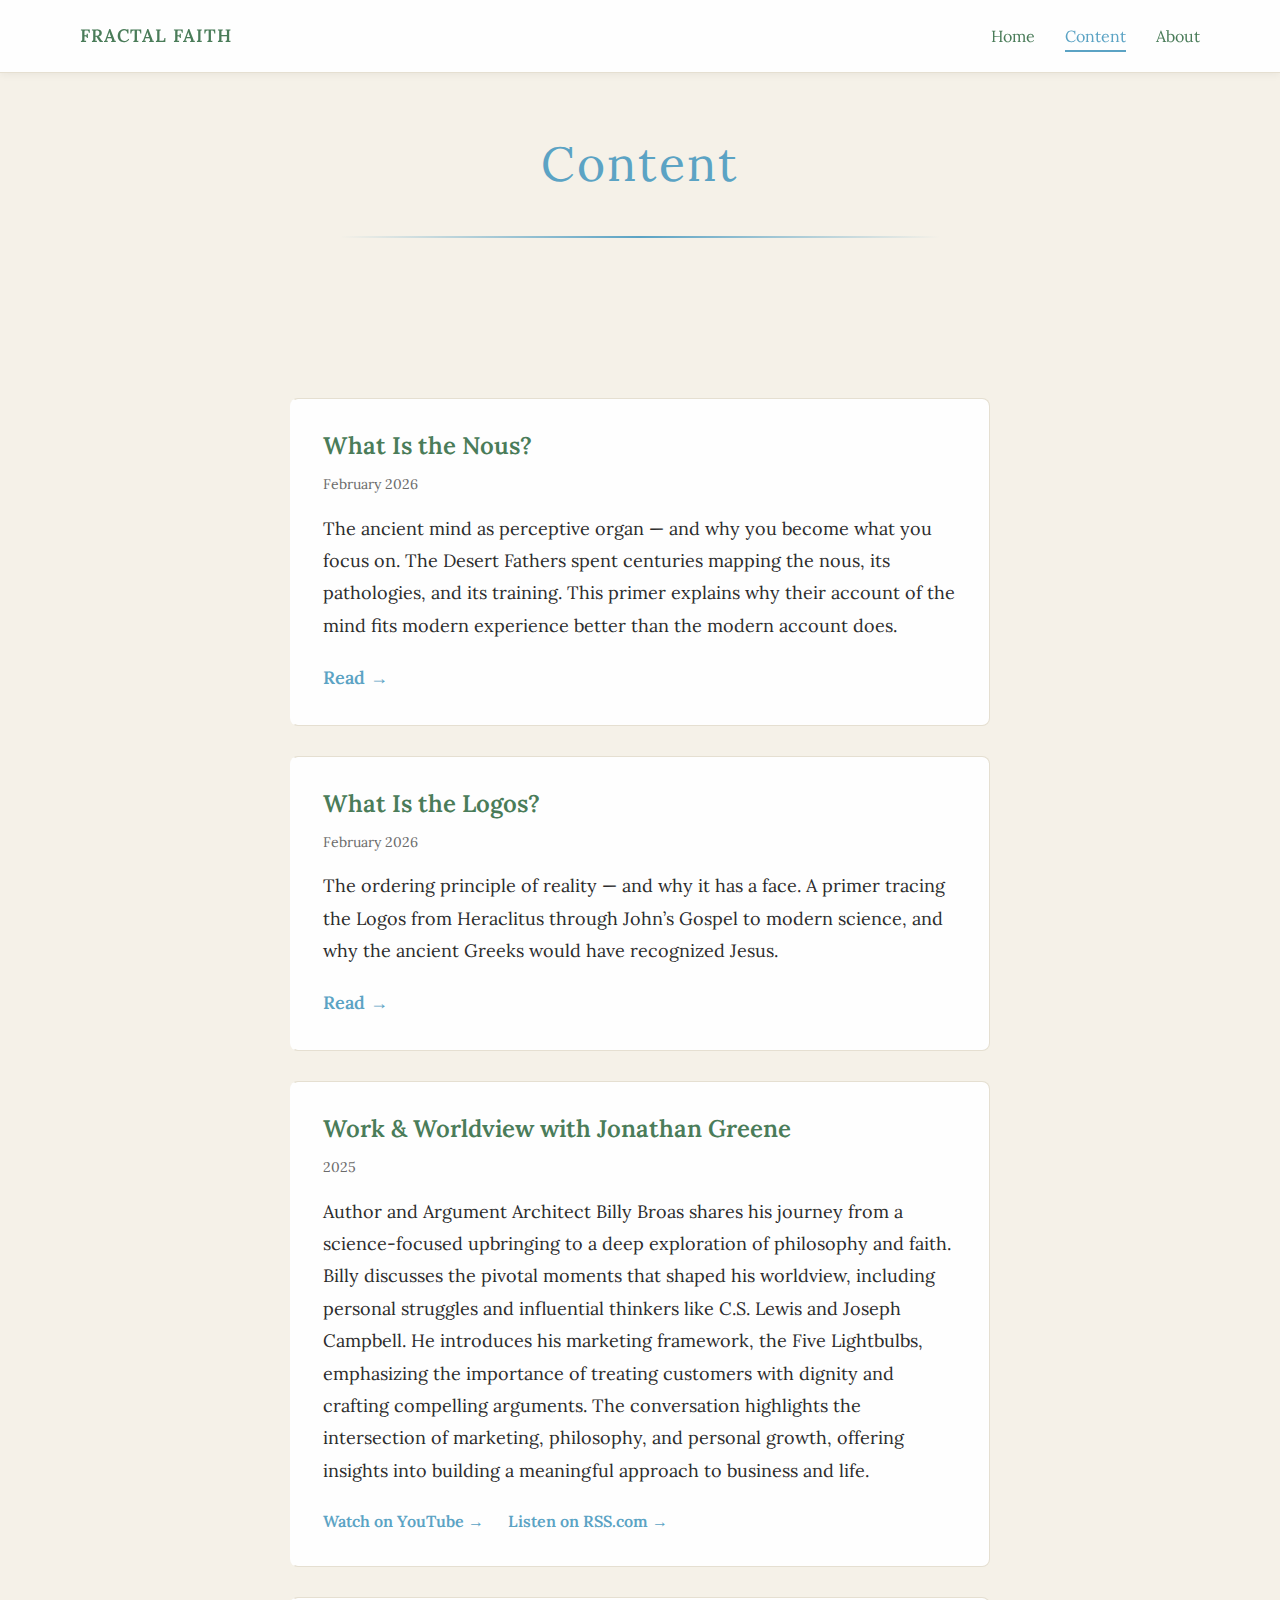
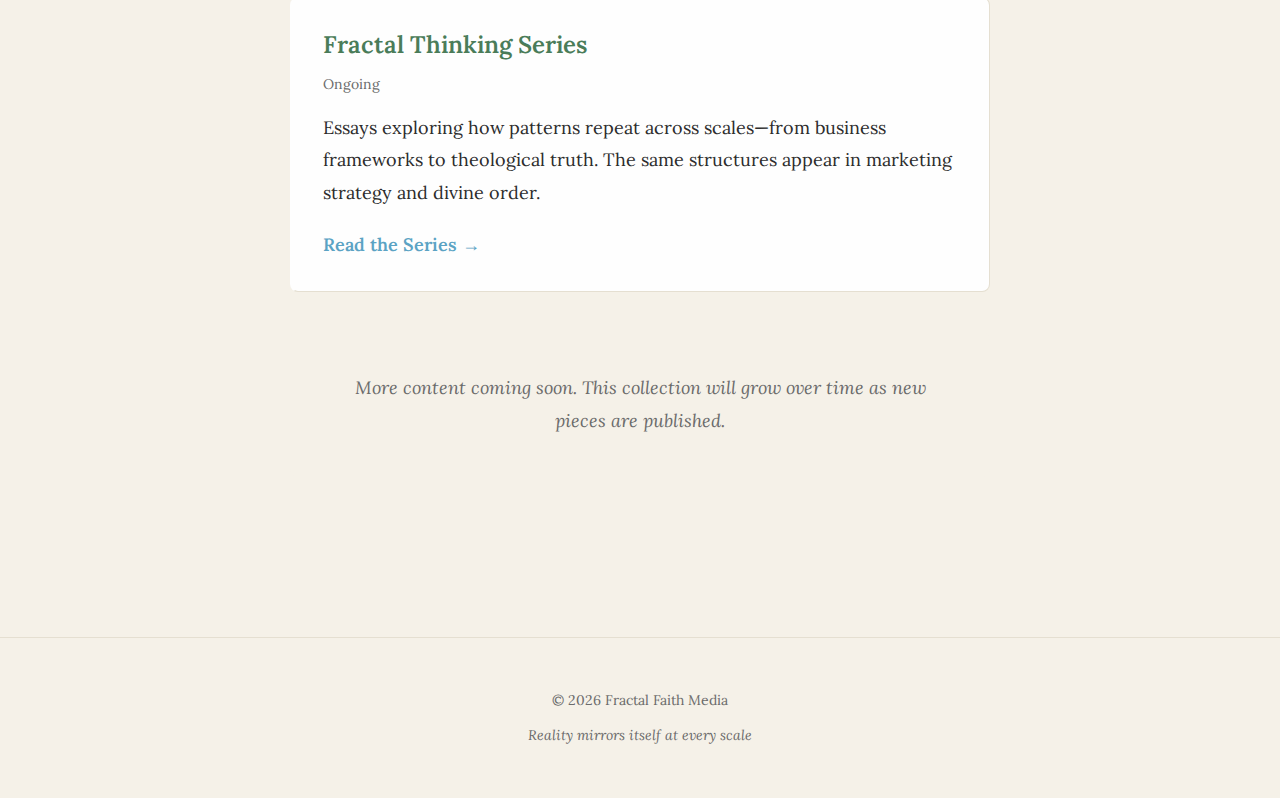
<file: content.html>
<!DOCTYPE html>
<html lang="en">
<head>
    <meta charset="UTF-8">
    <meta name="viewport" content="width=device-width, initial-scale=1.0">
    <title>Content - Fractal Faith</title>
    <meta name="description" content="Content exploring Christianity through the lens of patterns and fractal thinking.">
    <link rel="icon" href="favicon.svg" type="image/svg+xml">
    <link rel="preconnect" href="https://fonts.googleapis.com">
    <link rel="preconnect" href="https://fonts.gstatic.com" crossorigin>
    <link href="https://fonts.googleapis.com/css2?family=Lora:ital,wght@0,400;0,600;1,400&display=swap" rel="stylesheet">
    <link rel="stylesheet" href="css/styles.css">
    <!-- Fathom - beautiful, simple website analytics -->
    <script src="https://cdn.usefathom.com/script.js" data-site="MLZFFIPV" defer></script>
    <!-- / Fathom -->
</head>
<body>
    <!-- Navigation -->
    <nav class="nav">
        <div class="nav-container">
            <a href="index.html" class="nav-logo">FRACTAL FAITH</a>
            <ul class="nav-links">
                <li><a href="index.html">Home</a></li>
                <li><a href="content.html" class="active">Content</a></li>
                <li><a href="index.html#about">About</a></li>
            </ul>
        </div>
    </nav>

    <!-- Page Header -->
    <header class="page-header">
        <h1>Content</h1>
        <div class="divider"></div>
    </header>

    <!-- Content List -->
    <section class="section">
        <div class="container">
            <div class="text-container">
                <!-- Primer 1: Nous -->
                <article class="essay-card">
                    <h3 class="card-title">What Is the Nous?</h3>
                    <p class="card-date">February 2026</p>
                    <p class="card-description">
                        The ancient mind as perceptive organ — and why you become what you focus on. The Desert Fathers spent centuries mapping the nous, its pathologies, and its training. This primer explains why their account of the mind fits modern experience better than the modern account does.
                    </p>
                    <a href="nous-primer.html" class="card-link">Read &rarr;</a>
                </article>

                <!-- Primer 2: Logos -->
                <article class="essay-card">
                    <h3 class="card-title">What Is the Logos?</h3>
                    <p class="card-date">February 2026</p>
                    <p class="card-description">
                        The ordering principle of reality — and why it has a face. A primer tracing the Logos from Heraclitus through John&rsquo;s Gospel to modern science, and why the ancient Greeks would have recognized Jesus.
                    </p>
                    <a href="logos-primer.html" class="card-link">Read &rarr;</a>
                </article>

                <!-- Essay 1: Podcast -->
                <article class="essay-card">
                    <h3 class="card-title">Work &amp; Worldview with Jonathan Greene</h3>
                    <p class="card-date">2025</p>
                    <p class="card-description">
                        Author and Argument Architect Billy Broas shares his journey from a science-focused upbringing to a deep exploration of philosophy and faith. Billy discusses the pivotal moments that shaped his worldview, including personal struggles and influential thinkers like C.S. Lewis and Joseph Campbell. He introduces his marketing framework, the Five Lightbulbs, emphasizing the importance of treating customers with dignity and crafting compelling arguments. The conversation highlights the intersection of marketing, philosophy, and personal growth, offering insights into building a meaningful approach to business and life.
                    </p>
                    <div class="listen-links">
                        <a href="https://www.youtube.com/watch?v=c-hK6eVac7o" class="card-link" target="_blank" rel="noopener">Watch on YouTube &rarr;</a>
                        <a href="https://rss.com/podcasts/workandworldview/2421276/" class="card-link" target="_blank" rel="noopener">Listen on RSS.com &rarr;</a>
                    </div>
                </article>

                <!-- Essay 2: Fractal Thinking Series -->
                <article class="essay-card">
                    <h3 class="card-title">Fractal Thinking Series</h3>
                    <p class="card-date">Ongoing</p>
                    <p class="card-description">
                        Essays exploring how patterns repeat across scales—from business frameworks to theological truth. The same structures appear in marketing strategy and divine order.
                    </p>
                    <a href="https://billybroas.com/fractal-thinking/" class="card-link" target="_blank" rel="noopener">Read the Series &rarr;</a>
                </article>

                <!-- Coming Soon -->
                <div class="coming-soon">
                    <p>More content coming soon. This collection will grow over time as new pieces are published.</p>
                </div>
            </div>
        </div>
    </section>

    <!-- Footer -->
    <footer class="footer">
        <p class="footer-copyright">&copy; 2026 Fractal Faith Media</p>
        <p class="footer-tagline">Reality mirrors itself at every scale</p>
    </footer>
</body>
</html>
</file>
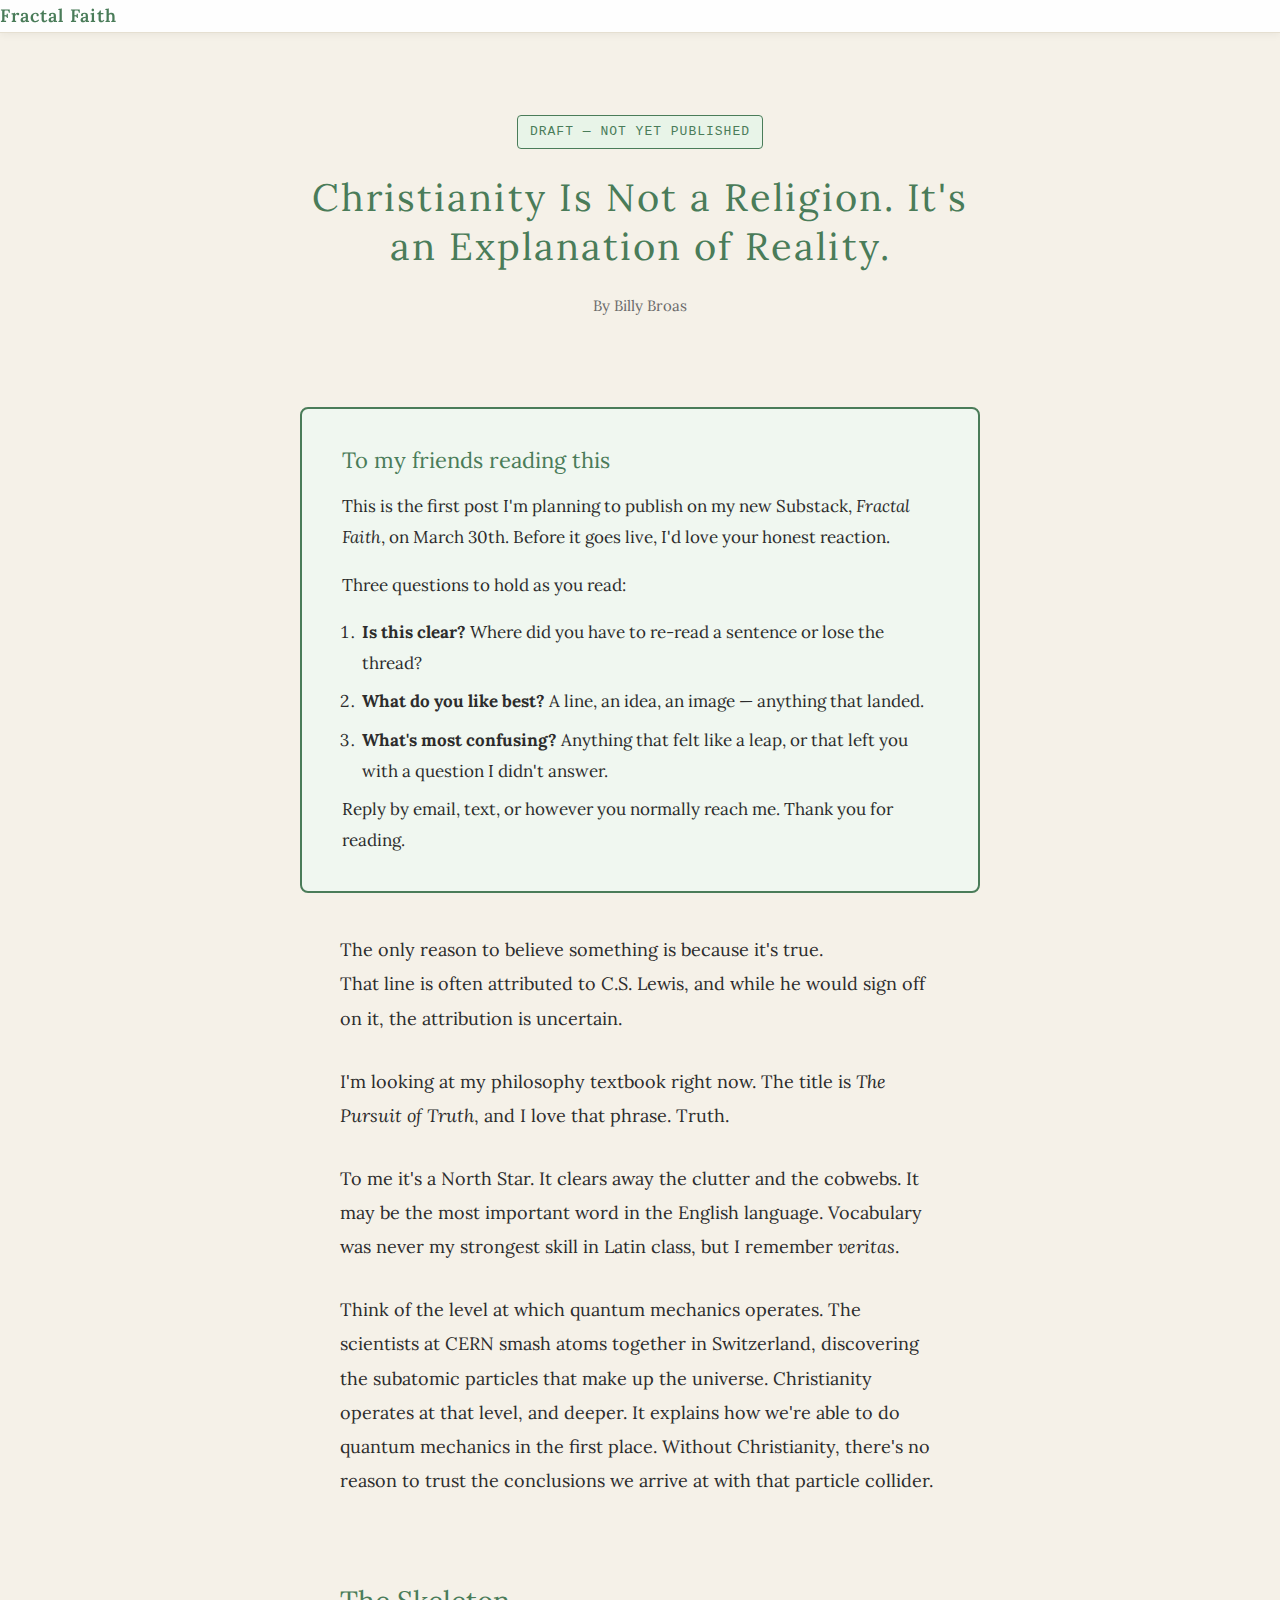
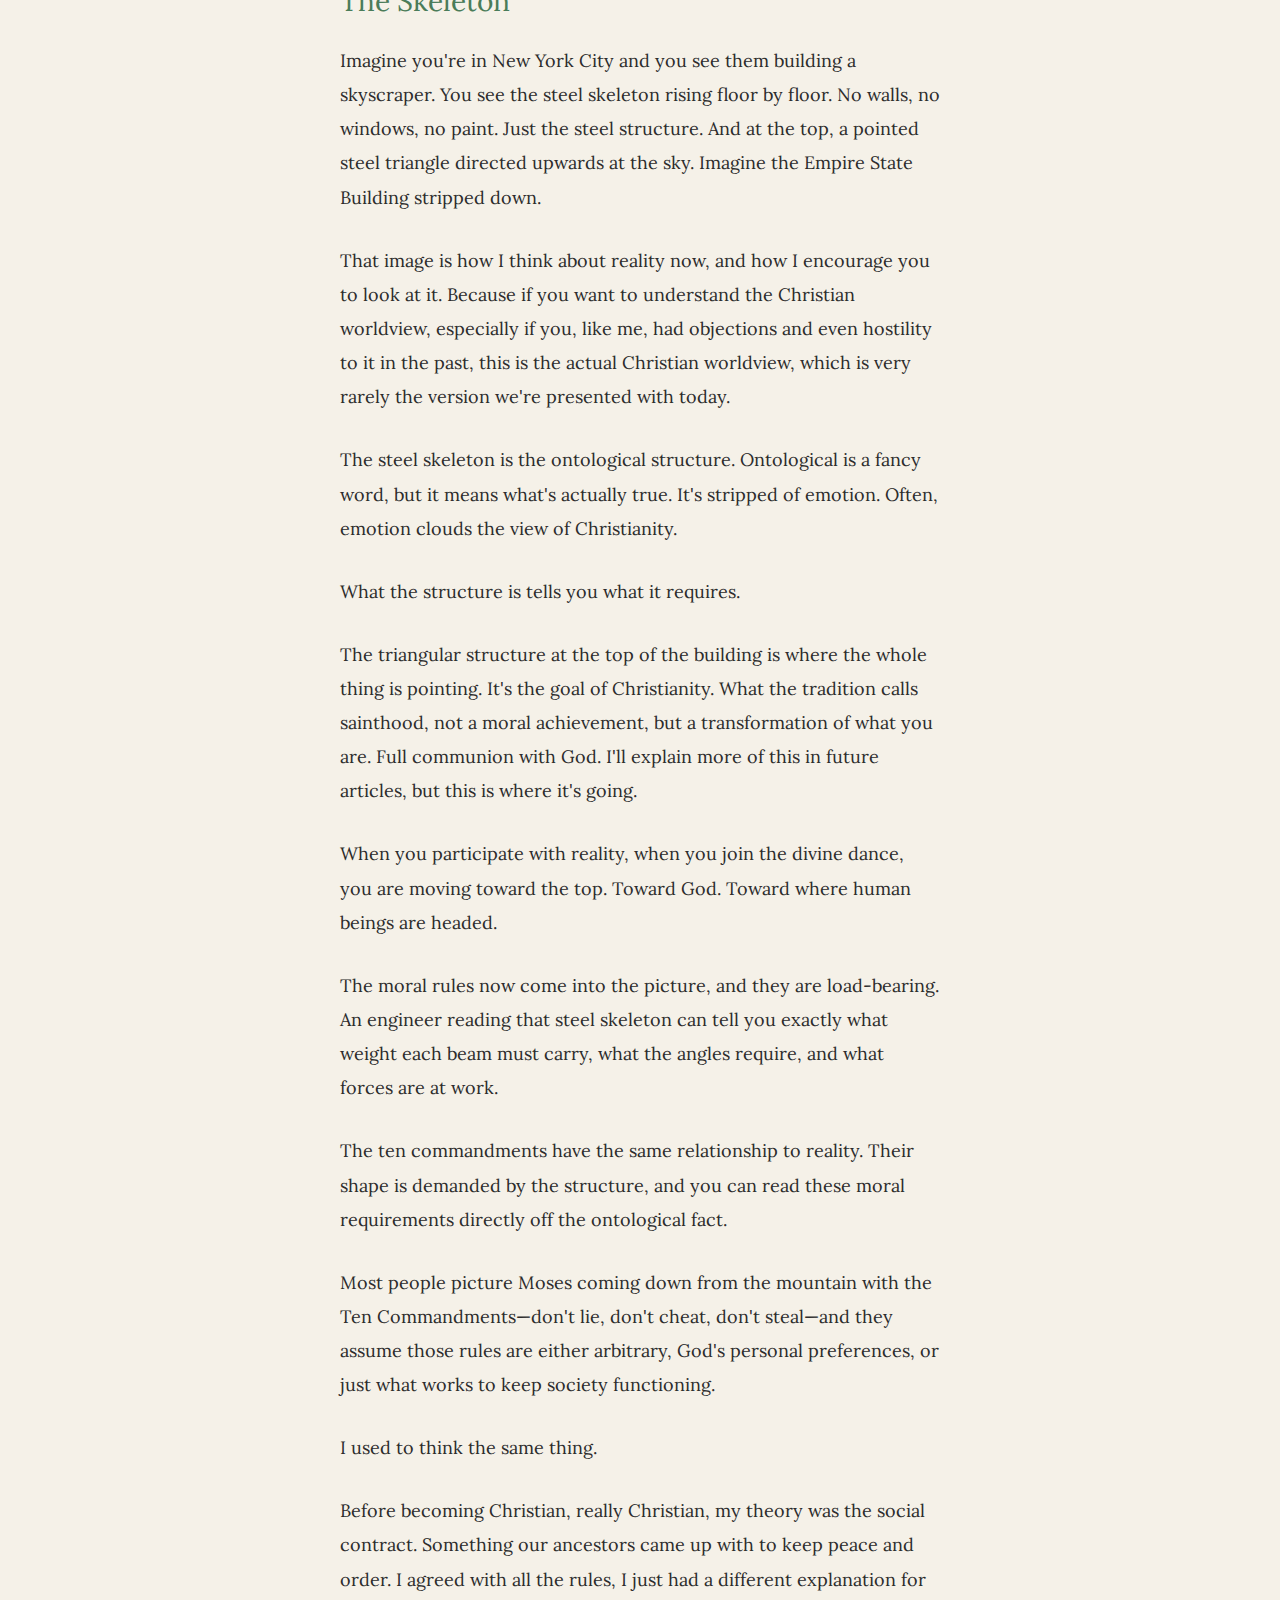
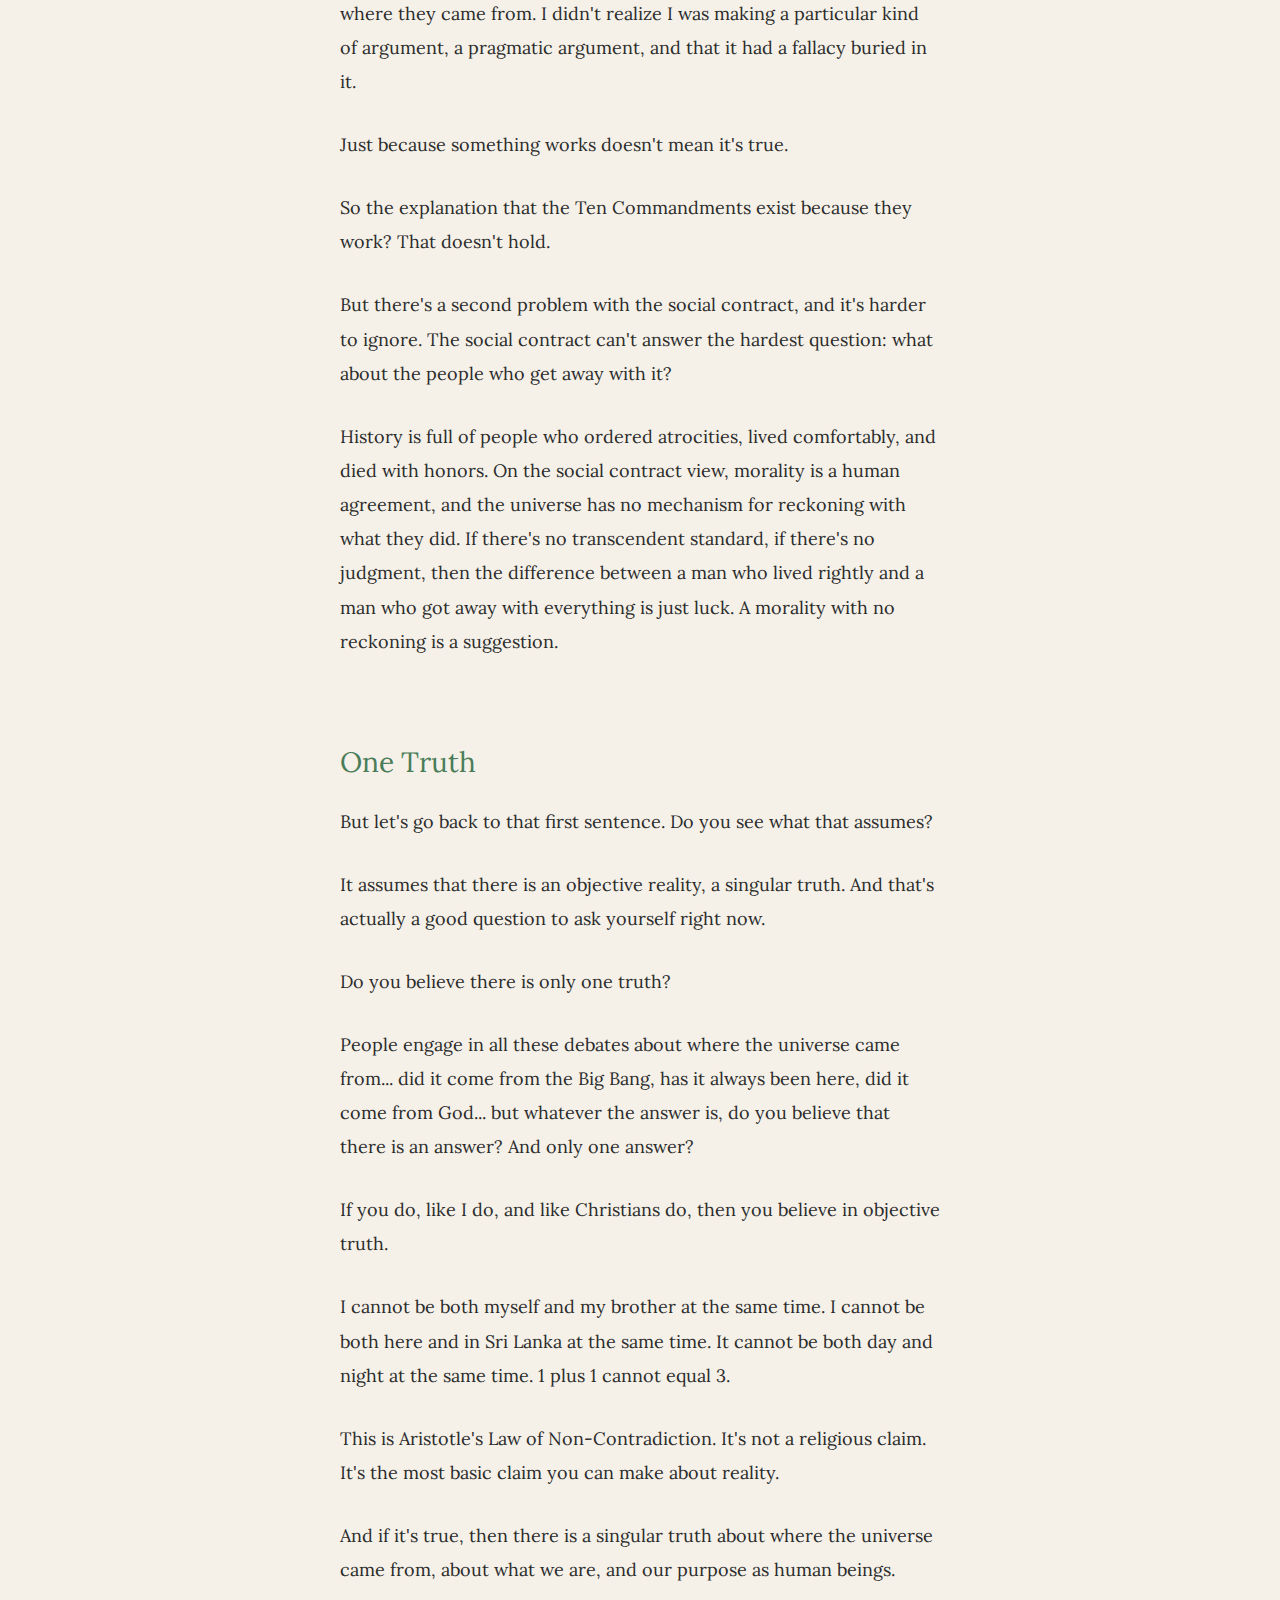
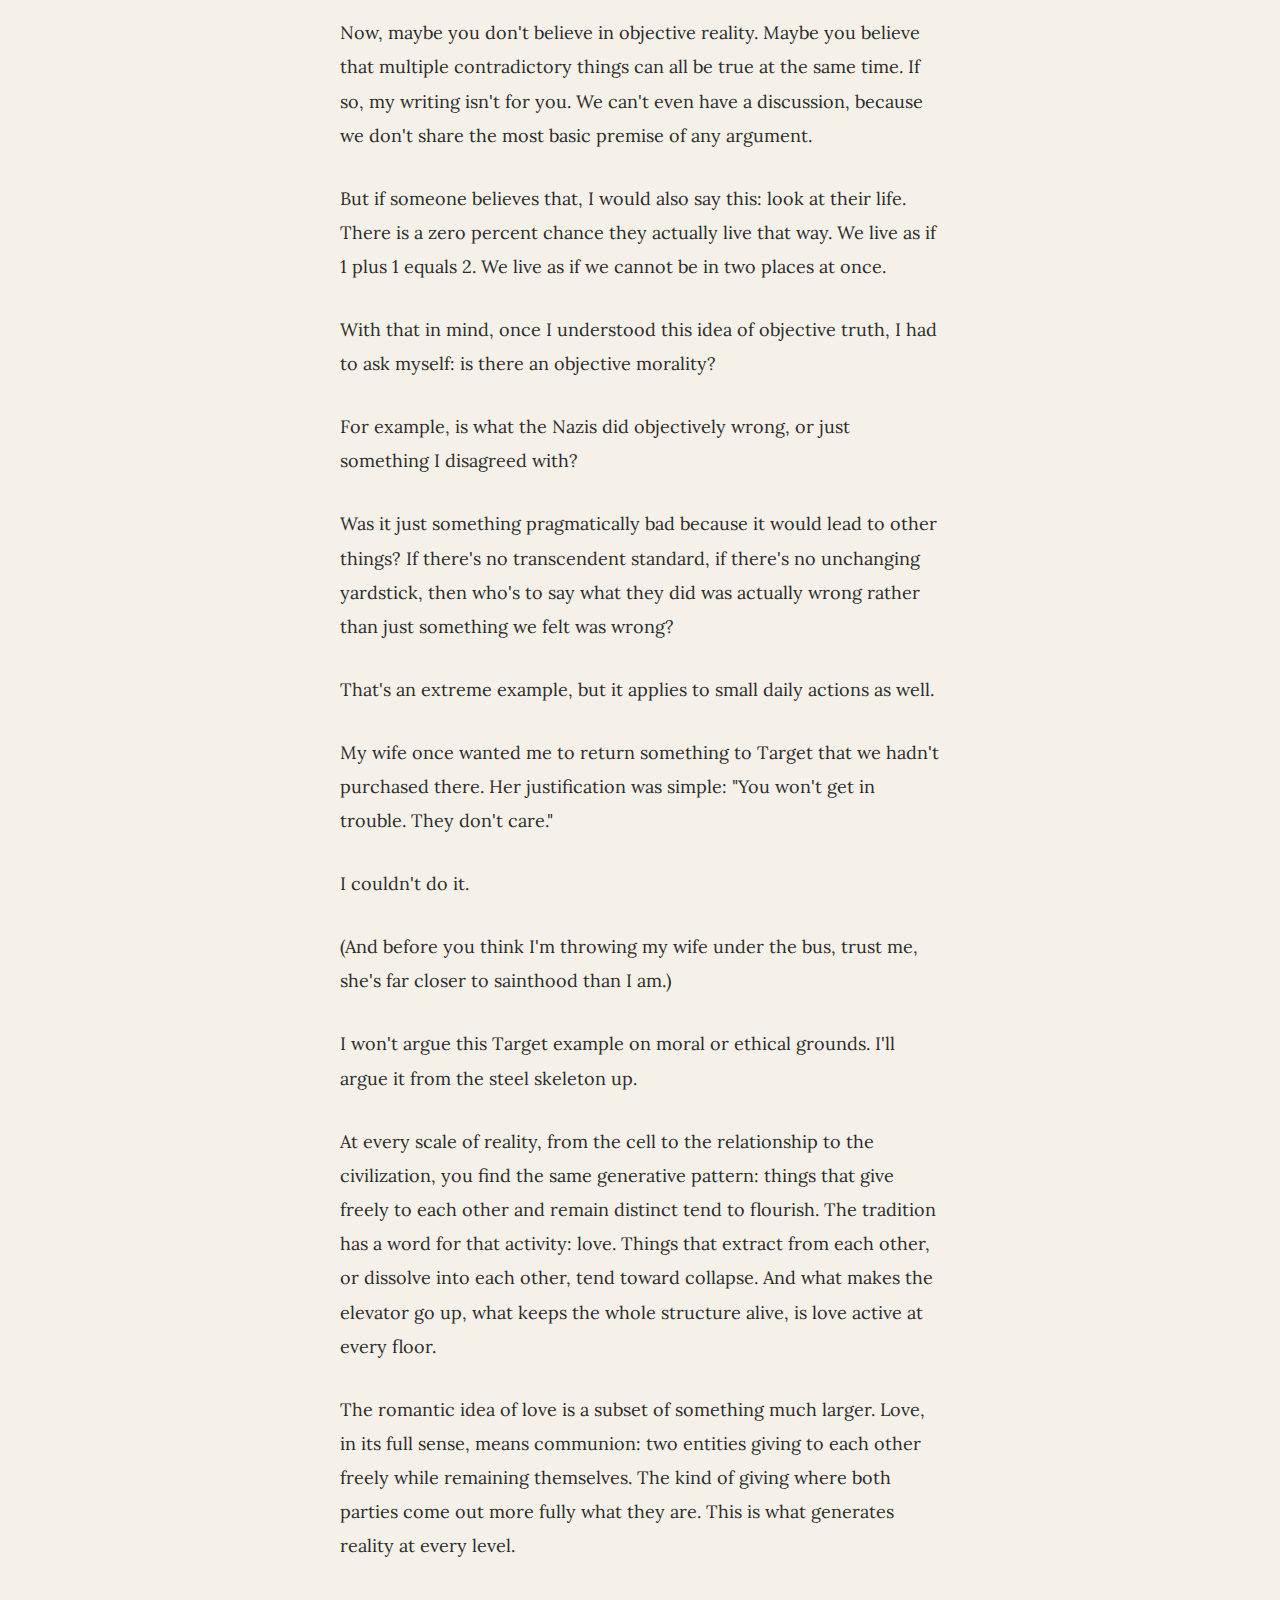
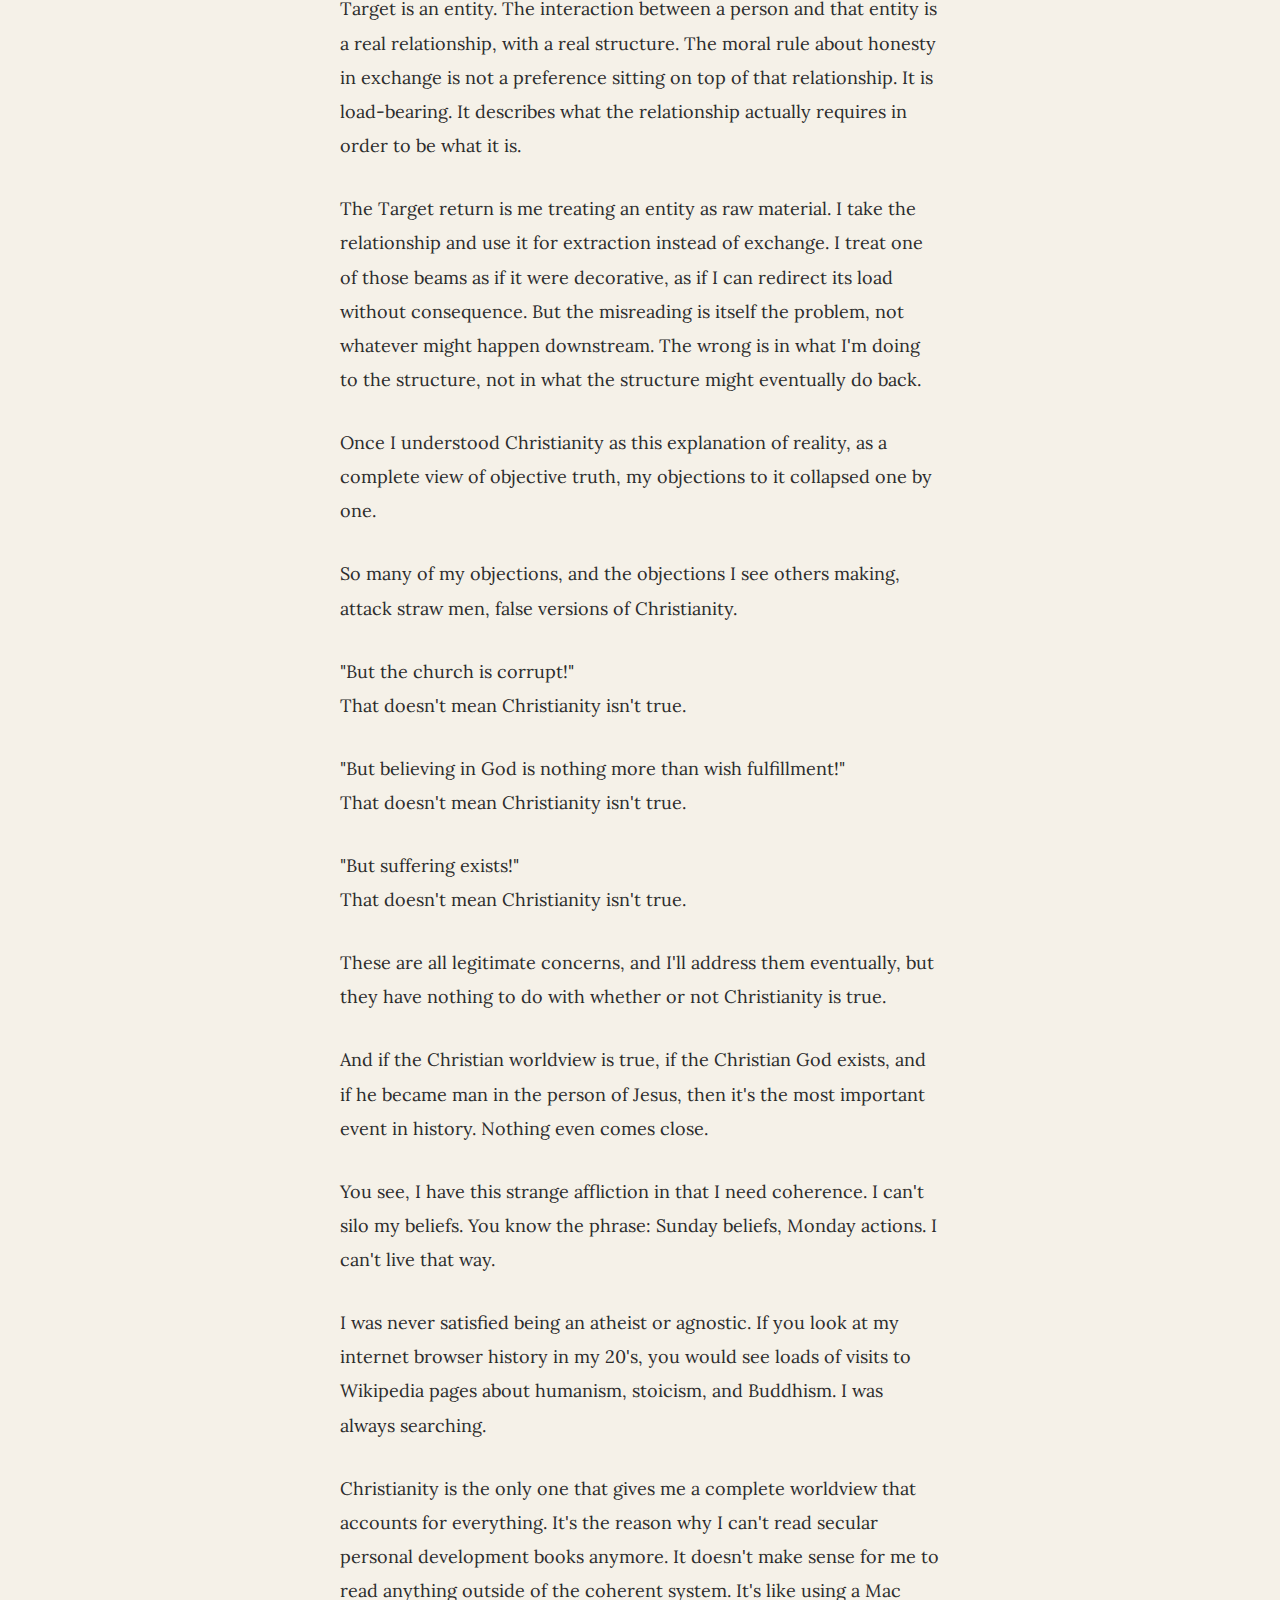
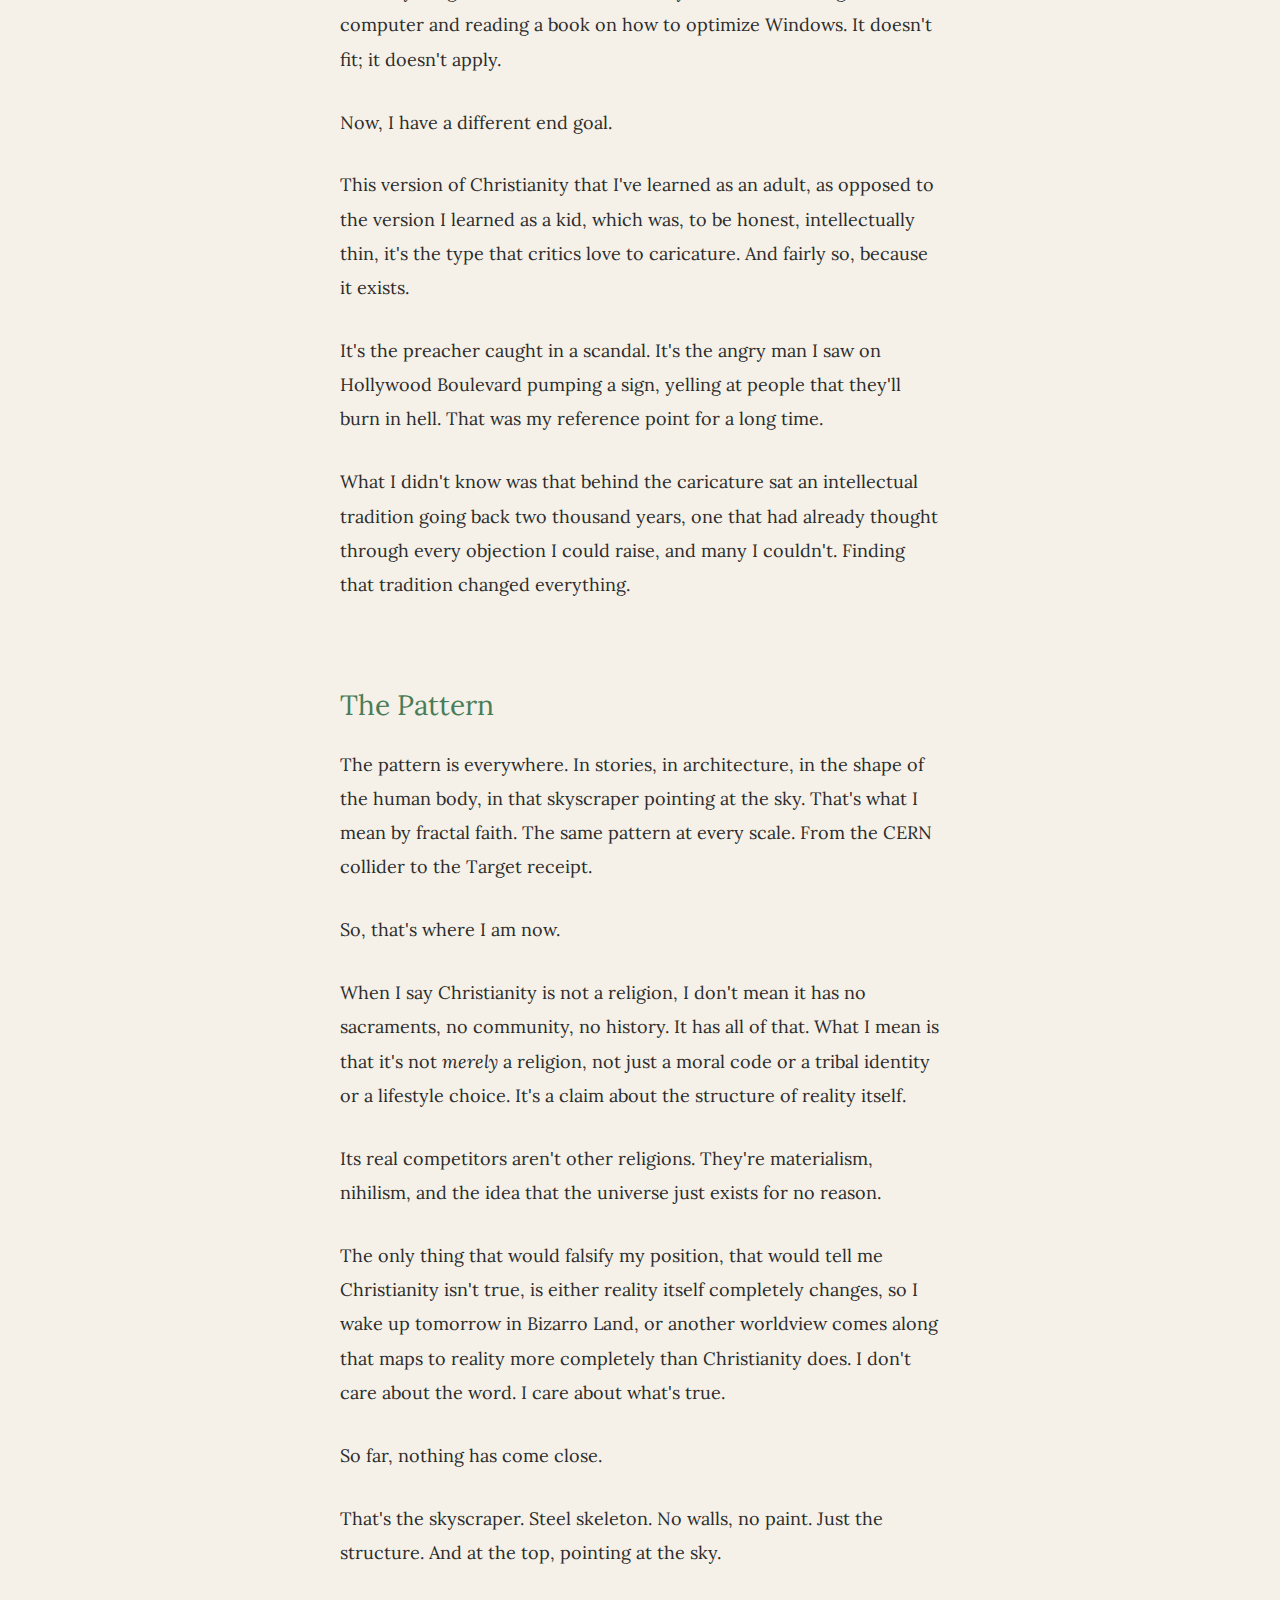
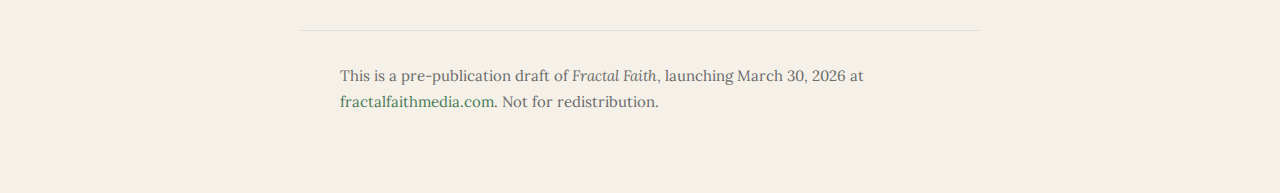
<file: draft-feedback.html>
<!DOCTYPE html>
<html lang="en">
<head>
    <meta charset="UTF-8">
    <meta name="viewport" content="width=device-width, initial-scale=1.0">
    <title>Draft — Christianity Is Not a Religion — Fractal Faith</title>
    <meta name="robots" content="noindex, nofollow">

    <link rel="icon" href="favicon.svg" type="image/svg+xml">
    <link rel="preconnect" href="https://fonts.googleapis.com">
    <link rel="preconnect" href="https://fonts.gstatic.com" crossorigin>
    <link href="https://fonts.googleapis.com/css2?family=Lora:ital,wght@0,400;0,600;1,400&display=swap" rel="stylesheet">
    <link rel="stylesheet" href="css/styles.css">
    <style>
        .article-header {
            text-align: center;
            padding: 80px 40px 40px;
            background: var(--warm-cream);
        }

        .article-header h1 {
            font-size: 38px;
            color: var(--forest-green);
            margin-bottom: 16px;
            max-width: 700px;
            margin-left: auto;
            margin-right: auto;
        }

        .article-byline {
            font-size: 15px;
            color: var(--medium-gray);
            margin-top: 20px;
        }

        .essay-body {
            max-width: 680px;
            margin: 0 auto;
            padding: 0 40px;
        }

        .essay-body p {
            font-size: 18px;
            line-height: 1.9;
            margin-bottom: 1.6em;
            color: var(--charcoal);
        }

        .essay-body h2 {
            font-size: 28px;
            color: var(--forest-green);
            margin-top: 3em;
            margin-bottom: 0.8em;
        }

        .essay-body em {
            font-style: italic;
        }

        .essay-body blockquote {
            border-left: 3px solid var(--sky-blue);
            margin: 2em 0;
            padding: 1em 0 1em 1.5em;
        }

        .essay-body blockquote p {
            font-style: italic;
            color: var(--medium-gray);
        }

        .section-break {
            text-align: center;
            margin: 3em 0;
            color: var(--sky-blue);
            font-size: 20px;
            letter-spacing: 12px;
        }

        /* Friends note box */
        .friends-note {
            background: #f0f7f0;
            border: 2px solid var(--forest-green);
            border-radius: 8px;
            padding: 36px 40px;
            margin: 48px auto 40px;
            max-width: 680px;
        }

        .friends-note h2 {
            font-size: 22px;
            color: var(--forest-green);
            margin-bottom: 16px;
            font-family: 'Lora', serif;
        }

        .friends-note p {
            font-size: 17px;
            line-height: 1.8;
            color: var(--charcoal);
            margin-bottom: 1em;
        }

        .friends-note p:last-child {
            margin-bottom: 0;
        }

        .friends-note ol {
            margin: 16px 0 0 20px;
            padding: 0;
        }

        .friends-note ol li {
            font-size: 17px;
            line-height: 1.8;
            color: var(--charcoal);
            margin-bottom: 8px;
        }

        .draft-badge {
            display: inline-block;
            background: #e8f4e8;
            border: 1px solid var(--forest-green);
            color: var(--forest-green);
            font-size: 13px;
            font-family: monospace;
            letter-spacing: 1px;
            text-transform: uppercase;
            padding: 4px 12px;
            border-radius: 4px;
            margin-bottom: 24px;
        }

        .article-footer {
            max-width: 680px;
            margin: 60px auto 80px;
            padding: 0 40px;
            border-top: 1px solid #e0e0e0;
            padding-top: 32px;
        }

        .article-footer p {
            font-size: 15px;
            color: var(--medium-gray);
            line-height: 1.7;
        }

        @media (max-width: 600px) {
            .article-header { padding: 48px 24px 32px; }
            .article-header h1 { font-size: 28px; }
            .essay-body { padding: 0 24px; }
            .friends-note { padding: 24px; margin: 32px 24px; }
            .article-footer { padding: 24px 24px 48px; }
        }
    </style>
</head>
<body>

    <!-- Minimal nav -->
    <nav class="nav">
        <a href="/" class="nav-logo">Fractal Faith</a>
    </nav>

    <header class="article-header">
        <div class="draft-badge">Draft — Not yet published</div>
        <h1>Christianity Is Not a Religion. It's an Explanation of Reality.</h1>
        <p class="article-byline">By Billy Broas</p>
    </header>

    <!-- Friends note -->
    <div class="friends-note">
        <h2>To my friends reading this</h2>
        <p>This is the first post I'm planning to publish on my new Substack, <em>Fractal Faith</em>, on March 30th. Before it goes live, I'd love your honest reaction.</p>
        <p>Three questions to hold as you read:</p>
        <ol>
            <li><strong>Is this clear?</strong> Where did you have to re-read a sentence or lose the thread?</li>
            <li><strong>What do you like best?</strong> A line, an idea, an image — anything that landed.</li>
            <li><strong>What's most confusing?</strong> Anything that felt like a leap, or that left you with a question I didn't answer.</li>
        </ol>
        <p>Reply by email, text, or however you normally reach me. Thank you for reading.</p>
    </div>

    <main class="essay-body">

        <p>The only reason to believe something is because it's true.<br>
        That line is often attributed to C.S. Lewis, and while he would sign off on it, the attribution is uncertain.</p>

        <p>I'm looking at my philosophy textbook right now. The title is <em>The Pursuit of Truth</em>, and I love that phrase. Truth.</p>

        <p>To me it's a North Star. It clears away the clutter and the cobwebs. It may be the most important word in the English language. Vocabulary was never my strongest skill in Latin class, but I remember <em>veritas</em>.</p>

        <p>Think of the level at which quantum mechanics operates. The scientists at CERN smash atoms together in Switzerland, discovering the subatomic particles that make up the universe. Christianity operates at that level, and deeper. It explains how we're able to do quantum mechanics in the first place. Without Christianity, there's no reason to trust the conclusions we arrive at with that particle collider.</p>

        <h2>The Skeleton</h2>

        <p>Imagine you're in New York City and you see them building a skyscraper. You see the steel skeleton rising floor by floor. No walls, no windows, no paint. Just the steel structure. And at the top, a pointed steel triangle directed upwards at the sky. Imagine the Empire State Building stripped down.</p>

        <p>That image is how I think about reality now, and how I encourage you to look at it. Because if you want to understand the Christian worldview, especially if you, like me, had objections and even hostility to it in the past, this is the actual Christian worldview, which is very rarely the version we're presented with today.</p>

        <p>The steel skeleton is the ontological structure. Ontological is a fancy word, but it means what's actually true. It's stripped of emotion. Often, emotion clouds the view of Christianity.</p>

        <p>What the structure is tells you what it requires.</p>

        <p>The triangular structure at the top of the building is where the whole thing is pointing. It's the goal of Christianity. What the tradition calls sainthood, not a moral achievement, but a transformation of what you are. Full communion with God. I'll explain more of this in future articles, but this is where it's going.</p>

        <p>When you participate with reality, when you join the divine dance, you are moving toward the top. Toward God. Toward where human beings are headed.</p>

        <p>The moral rules now come into the picture, and they are load-bearing. An engineer reading that steel skeleton can tell you exactly what weight each beam must carry, what the angles require, and what forces are at work.</p>

        <p>The ten commandments have the same relationship to reality. Their shape is demanded by the structure, and you can read these moral requirements directly off the ontological fact.</p>

        <p>Most people picture Moses coming down from the mountain with the Ten Commandments—don't lie, don't cheat, don't steal—and they assume those rules are either arbitrary, God's personal preferences, or just what works to keep society functioning.</p>

        <p>I used to think the same thing.</p>

        <p>Before becoming Christian, really Christian, my theory was the social contract. Something our ancestors came up with to keep peace and order. I agreed with all the rules, I just had a different explanation for where they came from. I didn't realize I was making a particular kind of argument, a pragmatic argument, and that it had a fallacy buried in it.</p>

        <p>Just because something works doesn't mean it's true.</p>

        <p>So the explanation that the Ten Commandments exist because they work? That doesn't hold.</p>

        <p>But there's a second problem with the social contract, and it's harder to ignore. The social contract can't answer the hardest question: what about the people who get away with it?</p>

        <p>History is full of people who ordered atrocities, lived comfortably, and died with honors. On the social contract view, morality is a human agreement, and the universe has no mechanism for reckoning with what they did. If there's no transcendent standard, if there's no judgment, then the difference between a man who lived rightly and a man who got away with everything is just luck. A morality with no reckoning is a suggestion.</p>

        <h2>One Truth</h2>

        <p>But let's go back to that first sentence. Do you see what that assumes?</p>

        <p>It assumes that there is an objective reality, a singular truth. And that's actually a good question to ask yourself right now.</p>

        <p>Do you believe there is only one truth?</p>

        <p>People engage in all these debates about where the universe came from... did it come from the Big Bang, has it always been here, did it come from God... but whatever the answer is, do you believe that there is an answer? And only one answer?</p>

        <p>If you do, like I do, and like Christians do, then you believe in objective truth.</p>

        <p>I cannot be both myself and my brother at the same time. I cannot be both here and in Sri Lanka at the same time. It cannot be both day and night at the same time. 1 plus 1 cannot equal 3.</p>

        <p>This is Aristotle's Law of Non-Contradiction. It's not a religious claim. It's the most basic claim you can make about reality.</p>

        <p>And if it's true, then there is a singular truth about where the universe came from, about what we are, and our purpose as human beings.</p>

        <p>Now, maybe you don't believe in objective reality. Maybe you believe that multiple contradictory things can all be true at the same time. If so, my writing isn't for you. We can't even have a discussion, because we don't share the most basic premise of any argument.</p>

        <p>But if someone believes that, I would also say this: look at their life. There is a zero percent chance they actually live that way. We live as if 1 plus 1 equals 2. We live as if we cannot be in two places at once.</p>

        <p>With that in mind, once I understood this idea of objective truth, I had to ask myself: is there an objective morality?</p>

        <p>For example, is what the Nazis did objectively wrong, or just something I disagreed with?</p>

        <p>Was it just something pragmatically bad because it would lead to other things? If there's no transcendent standard, if there's no unchanging yardstick, then who's to say what they did was actually wrong rather than just something we felt was wrong?</p>

        <p>That's an extreme example, but it applies to small daily actions as well.</p>

        <p>My wife once wanted me to return something to Target that we hadn't purchased there. Her justification was simple: "You won't get in trouble. They don't care."</p>

        <p>I couldn't do it.</p>

        <p>(And before you think I'm throwing my wife under the bus, trust me, she's far closer to sainthood than I am.)</p>

        <p>I won't argue this Target example on moral or ethical grounds. I'll argue it from the steel skeleton up.</p>

        <p>At every scale of reality, from the cell to the relationship to the civilization, you find the same generative pattern: things that give freely to each other and remain distinct tend to flourish. The tradition has a word for that activity: love. Things that extract from each other, or dissolve into each other, tend toward collapse. And what makes the elevator go up, what keeps the whole structure alive, is love active at every floor.</p>

        <p>The romantic idea of love is a subset of something much larger. Love, in its full sense, means communion: two entities giving to each other freely while remaining themselves. The kind of giving where both parties come out more fully what they are. This is what generates reality at every level.</p>

        <p>Target is an entity. The interaction between a person and that entity is a real relationship, with a real structure. The moral rule about honesty in exchange is not a preference sitting on top of that relationship. It is load-bearing. It describes what the relationship actually requires in order to be what it is.</p>

        <p>The Target return is me treating an entity as raw material. I take the relationship and use it for extraction instead of exchange. I treat one of those beams as if it were decorative, as if I can redirect its load without consequence. But the misreading is itself the problem, not whatever might happen downstream. The wrong is in what I'm doing to the structure, not in what the structure might eventually do back.</p>

        <p>Once I understood Christianity as this explanation of reality, as a complete view of objective truth, my objections to it collapsed one by one.</p>

        <p>So many of my objections, and the objections I see others making, attack straw men, false versions of Christianity.</p>

        <p>"But the church is corrupt!"<br>
        That doesn't mean Christianity isn't true.</p>

        <p>"But believing in God is nothing more than wish fulfillment!"<br>
        That doesn't mean Christianity isn't true.</p>

        <p>"But suffering exists!"<br>
        That doesn't mean Christianity isn't true.</p>

        <p>These are all legitimate concerns, and I'll address them eventually, but they have nothing to do with whether or not Christianity is true.</p>

        <p>And if the Christian worldview is true, if the Christian God exists, and if he became man in the person of Jesus, then it's the most important event in history. Nothing even comes close.</p>

        <p>You see, I have this strange affliction in that I need coherence. I can't silo my beliefs. You know the phrase: Sunday beliefs, Monday actions. I can't live that way.</p>

        <p>I was never satisfied being an atheist or agnostic. If you look at my internet browser history in my 20's, you would see loads of visits to Wikipedia pages about humanism, stoicism, and Buddhism. I was always searching.</p>

        <p>Christianity is the only one that gives me a complete worldview that accounts for everything. It's the reason why I can't read secular personal development books anymore. It doesn't make sense for me to read anything outside of the coherent system. It's like using a Mac computer and reading a book on how to optimize Windows. It doesn't fit; it doesn't apply.</p>

        <p>Now, I have a different end goal.</p>

        <p>This version of Christianity that I've learned as an adult, as opposed to the version I learned as a kid, which was, to be honest, intellectually thin, it's the type that critics love to caricature. And fairly so, because it exists.</p>

        <p>It's the preacher caught in a scandal. It's the angry man I saw on Hollywood Boulevard pumping a sign, yelling at people that they'll burn in hell. That was my reference point for a long time.</p>

        <p>What I didn't know was that behind the caricature sat an intellectual tradition going back two thousand years, one that had already thought through every objection I could raise, and many I couldn't. Finding that tradition changed everything.</p>

        <h2>The Pattern</h2>

        <p>The pattern is everywhere. In stories, in architecture, in the shape of the human body, in that skyscraper pointing at the sky. That's what I mean by fractal faith. The same pattern at every scale. From the CERN collider to the Target receipt.</p>

        <p>So, that's where I am now.</p>

        <p>When I say Christianity is not a religion, I don't mean it has no sacraments, no community, no history. It has all of that. What I mean is that it's not <em>merely</em> a religion, not just a moral code or a tribal identity or a lifestyle choice. It's a claim about the structure of reality itself.</p>

        <p>Its real competitors aren't other religions. They're materialism, nihilism, and the idea that the universe just exists for no reason.</p>

        <p>The only thing that would falsify my position, that would tell me Christianity isn't true, is either reality itself completely changes, so I wake up tomorrow in Bizarro Land, or another worldview comes along that maps to reality more completely than Christianity does. I don't care about the word. I care about what's true.</p>

        <p>So far, nothing has come close.</p>

        <p>That's the skyscraper. Steel skeleton. No walls, no paint. Just the structure. And at the top, pointing at the sky.</p>

    </main>

    <footer class="article-footer">
        <p>This is a pre-publication draft of <em>Fractal Faith</em>, launching March 30, 2026 at <a href="https://fractalfaithmedia.com" style="color: var(--forest-green);">fractalfaithmedia.com</a>. Not for redistribution.</p>
    </footer>

</body>
</html>
</file>
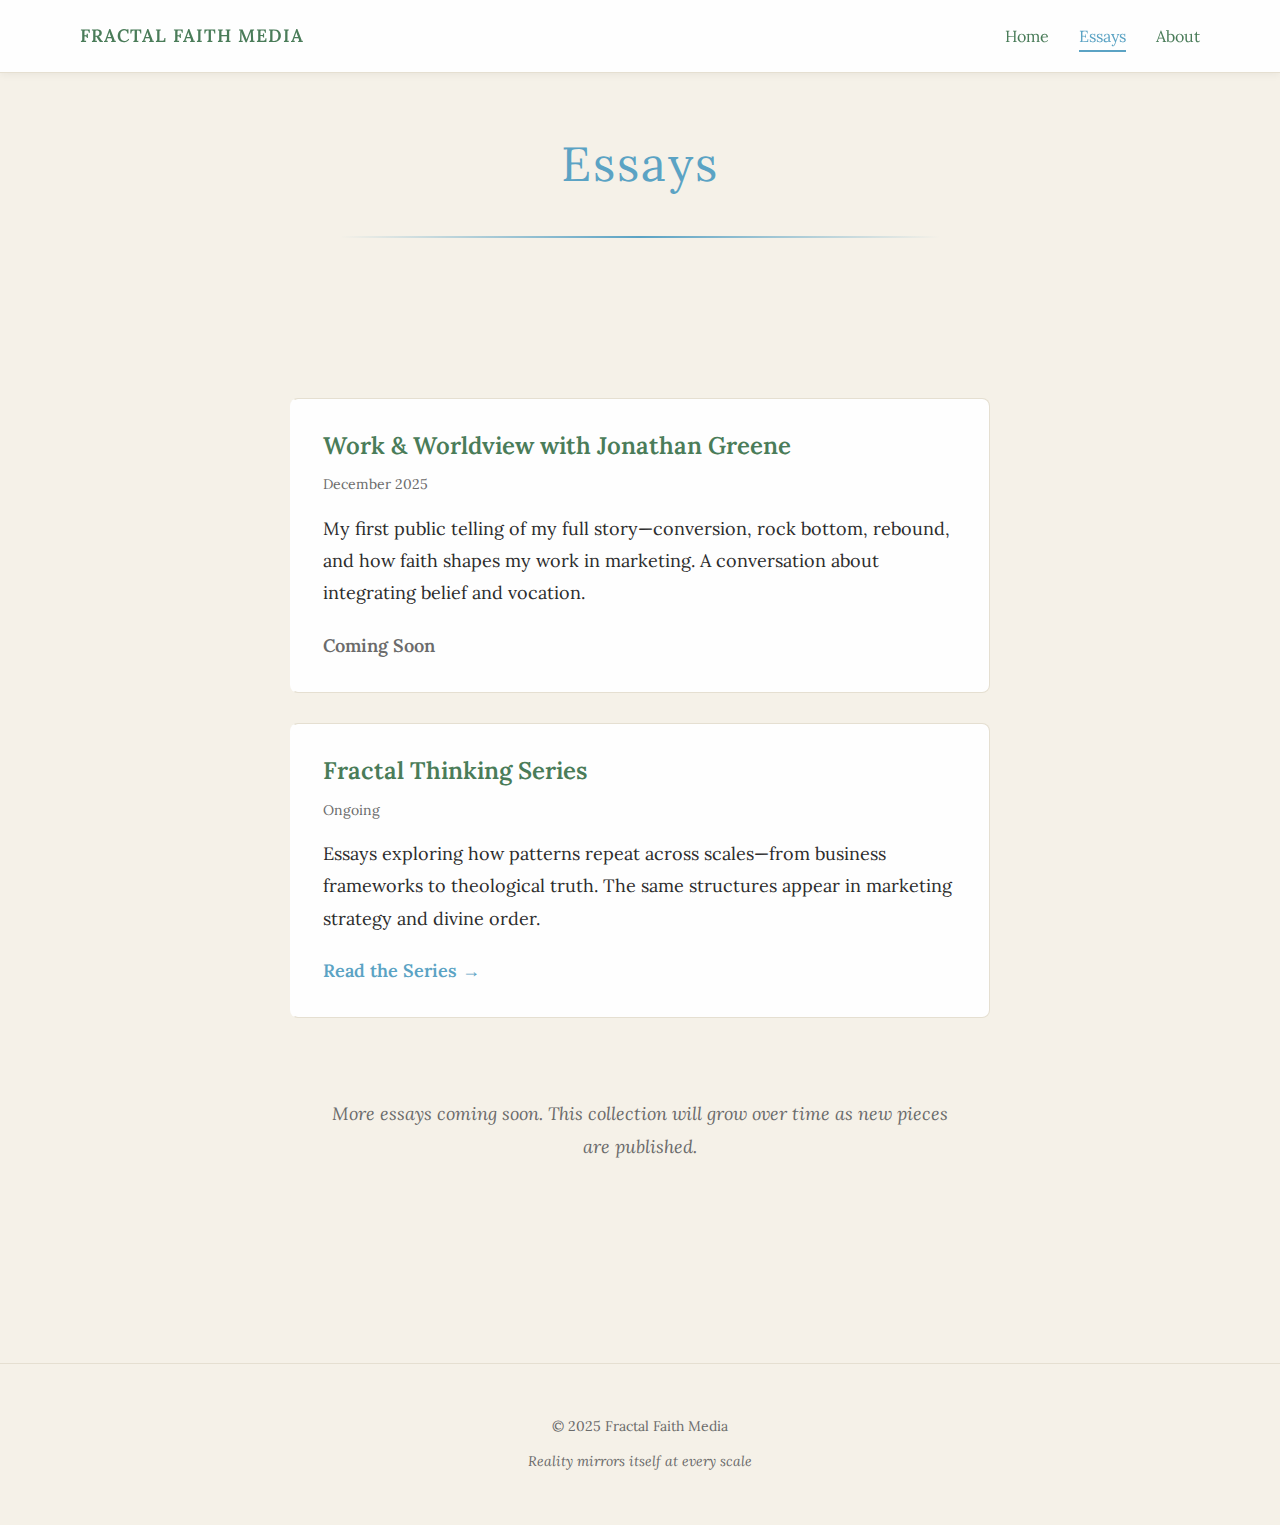
<file: essays.html>
<!DOCTYPE html>
<html lang="en">
<head>
    <meta charset="UTF-8">
    <meta name="viewport" content="width=device-width, initial-scale=1.0">
    <title>Essays - Fractal Faith Media</title>
    <meta name="description" content="Essays exploring Christianity through the lens of patterns and fractal thinking.">
    <link rel="icon" href="data:image/svg+xml,<svg xmlns='http://www.w3.org/2000/svg' viewBox='0 0 100 100'><text y='.9em' font-size='90'>✝</text></svg>">
    <link rel="preconnect" href="https://fonts.googleapis.com">
    <link rel="preconnect" href="https://fonts.gstatic.com" crossorigin>
    <link href="https://fonts.googleapis.com/css2?family=Lora:ital,wght@0,400;0,600;1,400&display=swap" rel="stylesheet">
    <link rel="stylesheet" href="css/styles.css">
</head>
<body>
    <!-- Navigation -->
    <nav class="nav">
        <div class="nav-container">
            <a href="index.html" class="nav-logo">FRACTAL FAITH MEDIA</a>
            <ul class="nav-links">
                <li><a href="index.html">Home</a></li>
                <li><a href="essays.html" class="active">Essays</a></li>
                <li><a href="about.html">About</a></li>
            </ul>
        </div>
    </nav>

    <!-- Page Header -->
    <header class="page-header">
        <h1>Essays</h1>
        <div class="divider"></div>
    </header>

    <!-- Essays List -->
    <section class="section">
        <div class="container">
            <div class="text-container">
                <!-- Essay 1: Podcast -->
                <article class="essay-card">
                    <h3 class="card-title">Work & Worldview with Jonathan Greene</h3>
                    <p class="card-date">December 2025</p>
                    <p class="card-description">
                        My first public telling of my full story—conversion, rock bottom, rebound, and how faith shapes my work in marketing. A conversation about integrating belief and vocation.
                    </p>
                    <span class="card-link" style="color: #6B6B6B;">Coming Soon</span>
                </article>

                <!-- Essay 2: Fractal Thinking Series -->
                <article class="essay-card">
                    <h3 class="card-title">Fractal Thinking Series</h3>
                    <p class="card-date">Ongoing</p>
                    <p class="card-description">
                        Essays exploring how patterns repeat across scales—from business frameworks to theological truth. The same structures appear in marketing strategy and divine order.
                    </p>
                    <a href="https://billybroas.com/fractal-thinking/" class="card-link" target="_blank" rel="noopener">Read the Series &rarr;</a>
                </article>

                <!-- Coming Soon -->
                <div class="coming-soon">
                    <p>More essays coming soon. This collection will grow over time as new pieces are published.</p>
                </div>
            </div>
        </div>
    </section>

    <!-- Footer -->
    <footer class="footer">
        <p class="footer-copyright">&copy; 2025 Fractal Faith Media</p>
        <p class="footer-tagline">Reality mirrors itself at every scale</p>
    </footer>
</body>
</html>
</file>
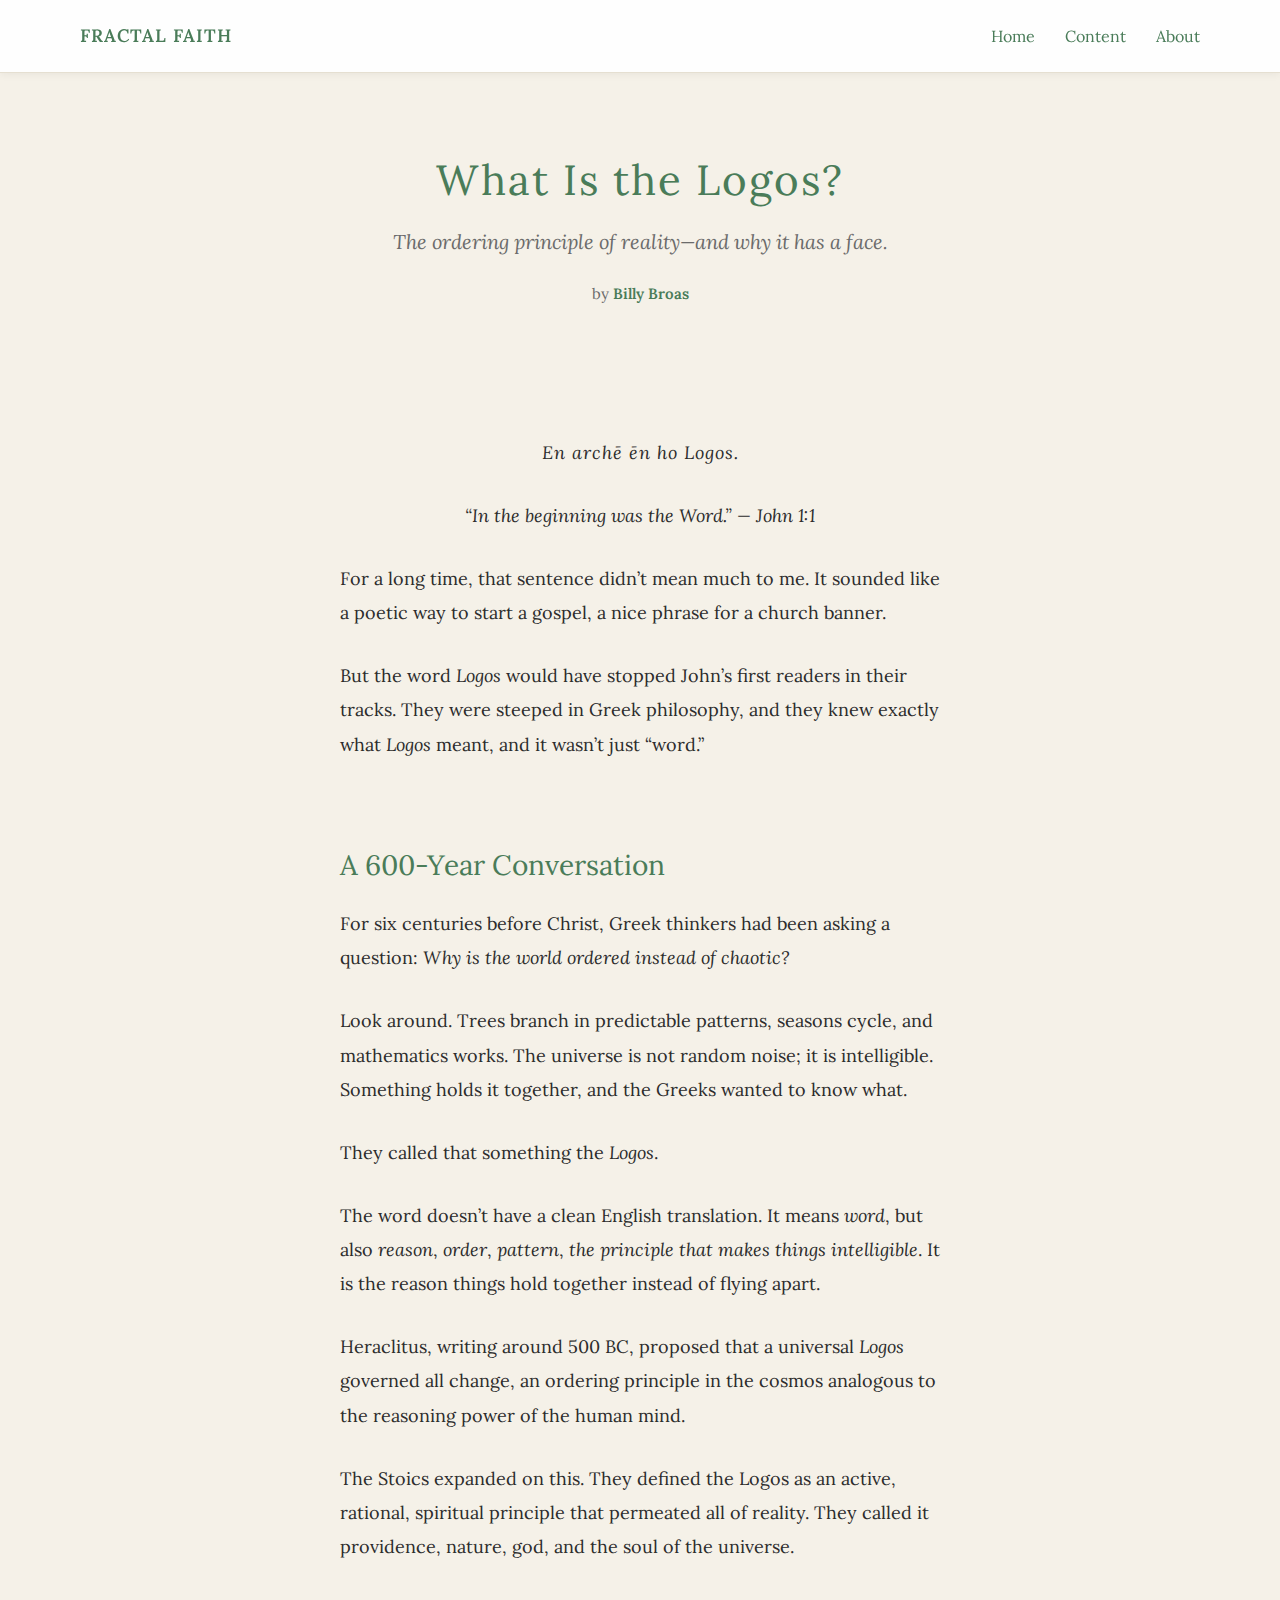
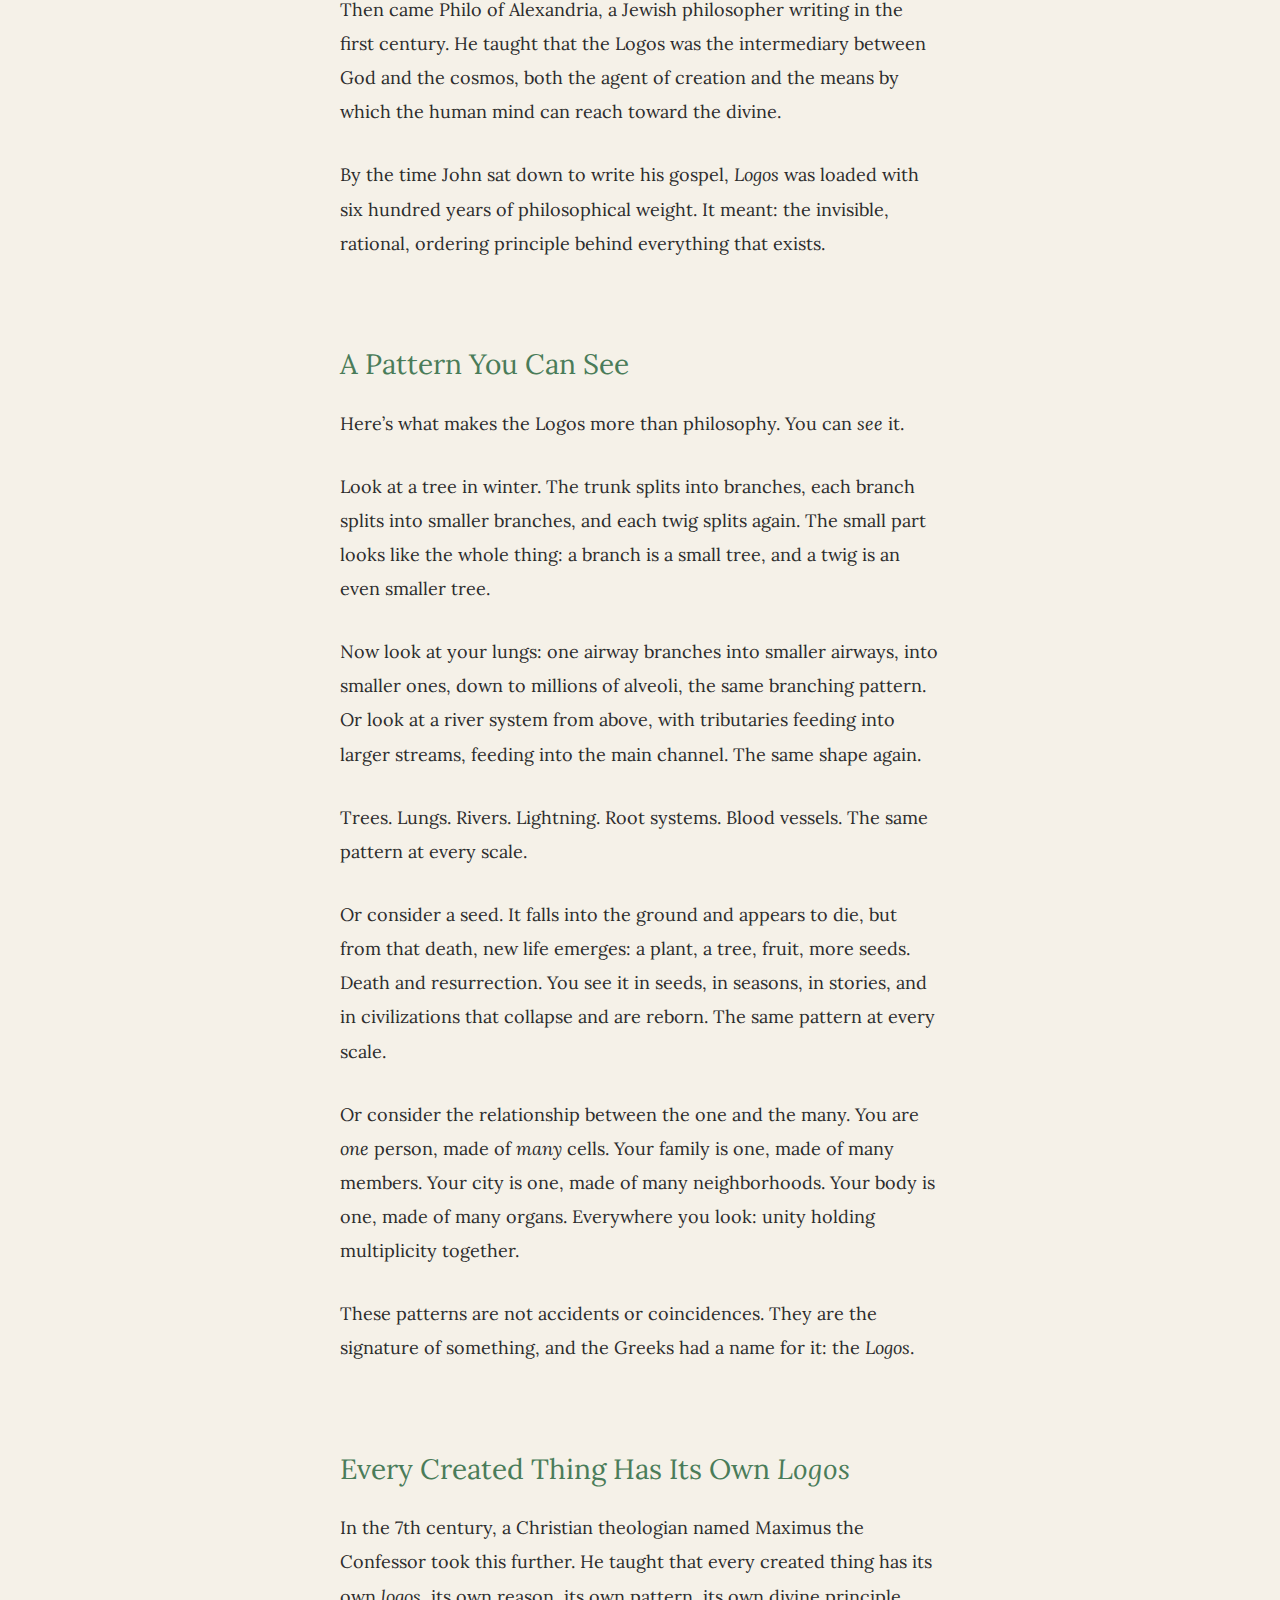
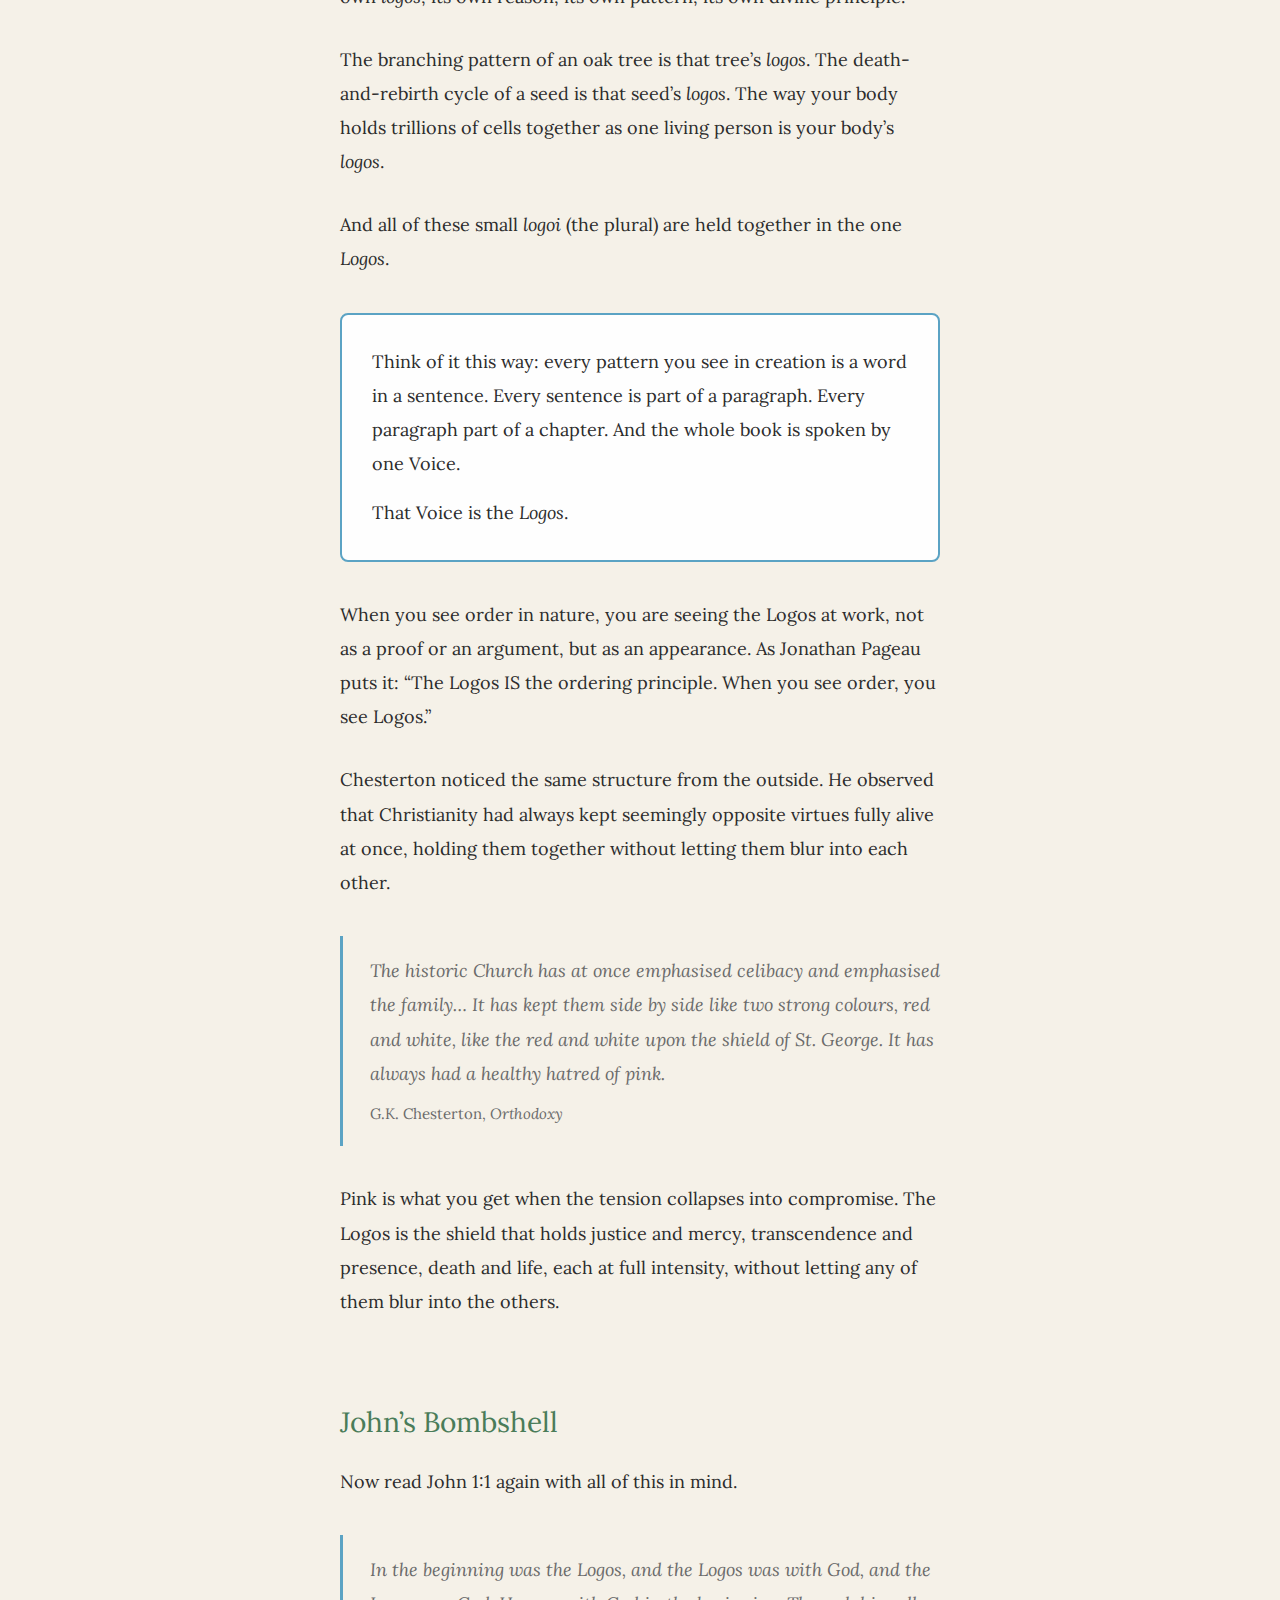
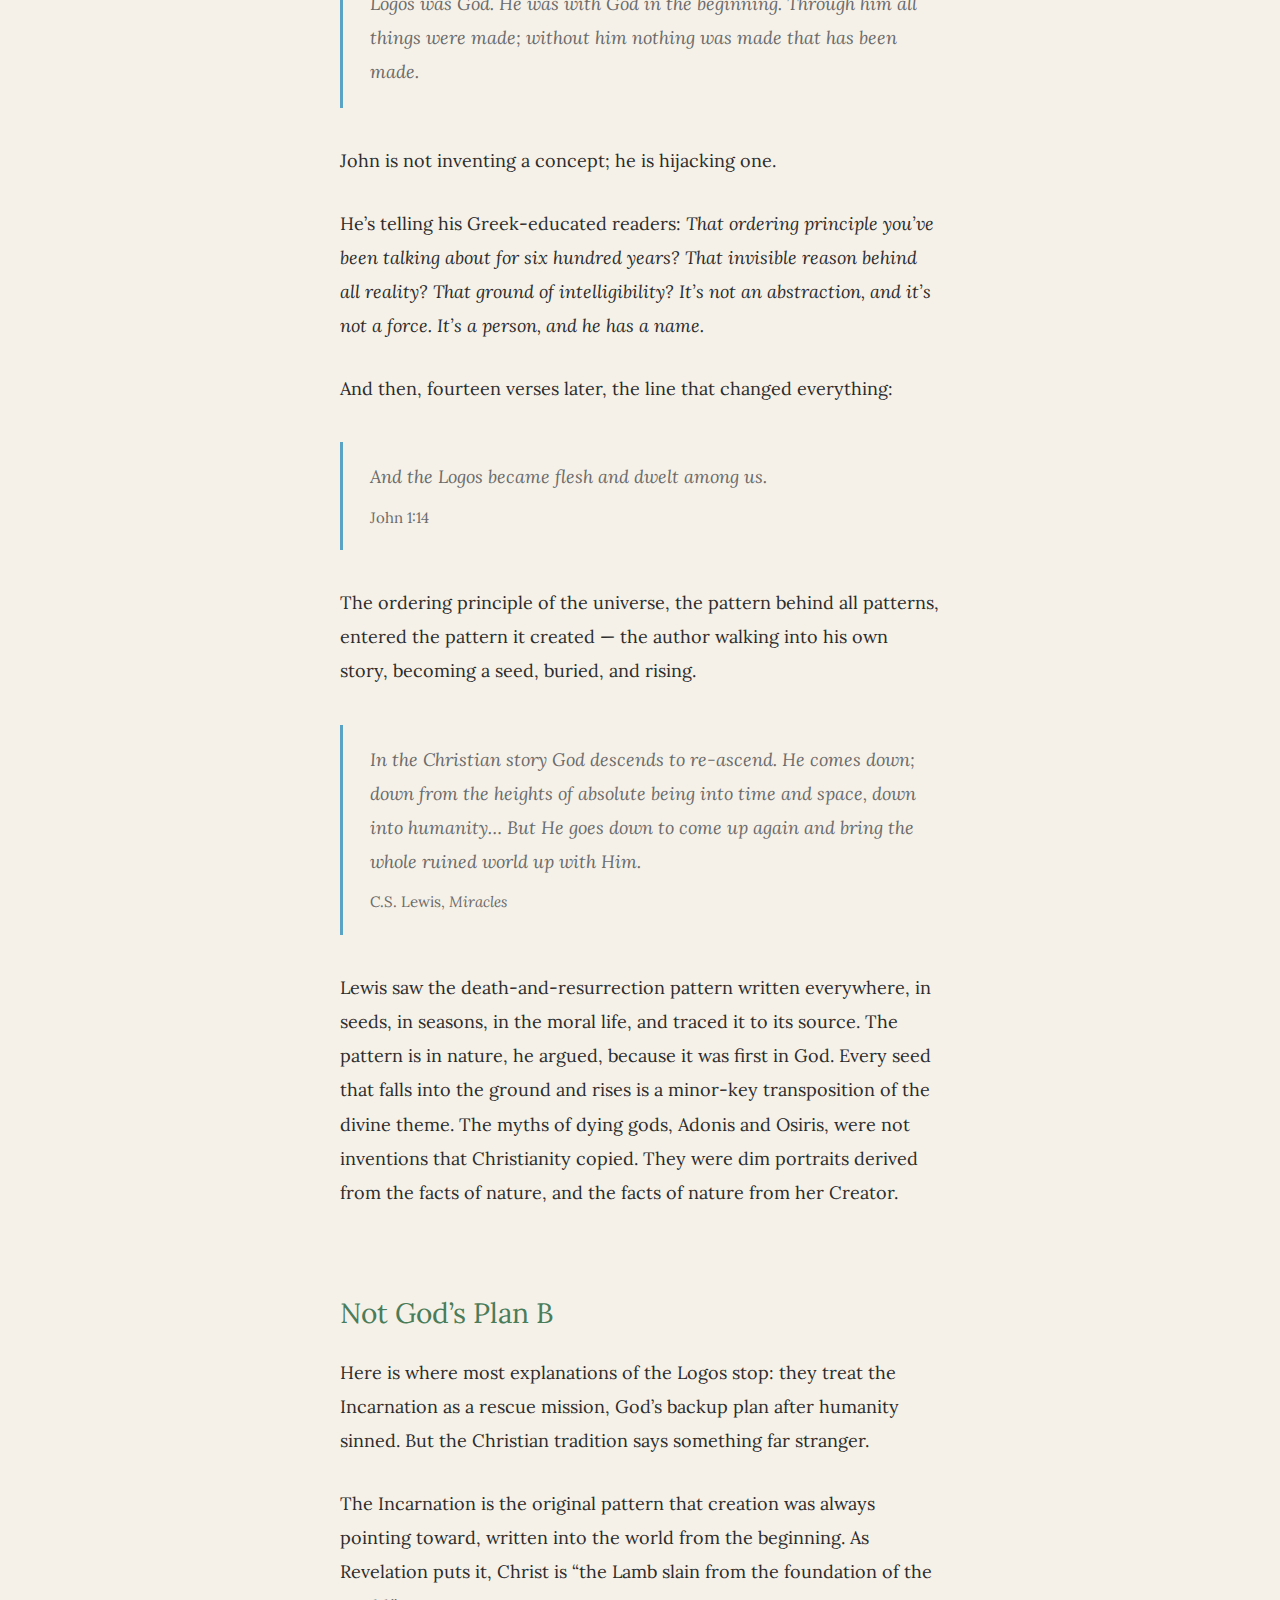
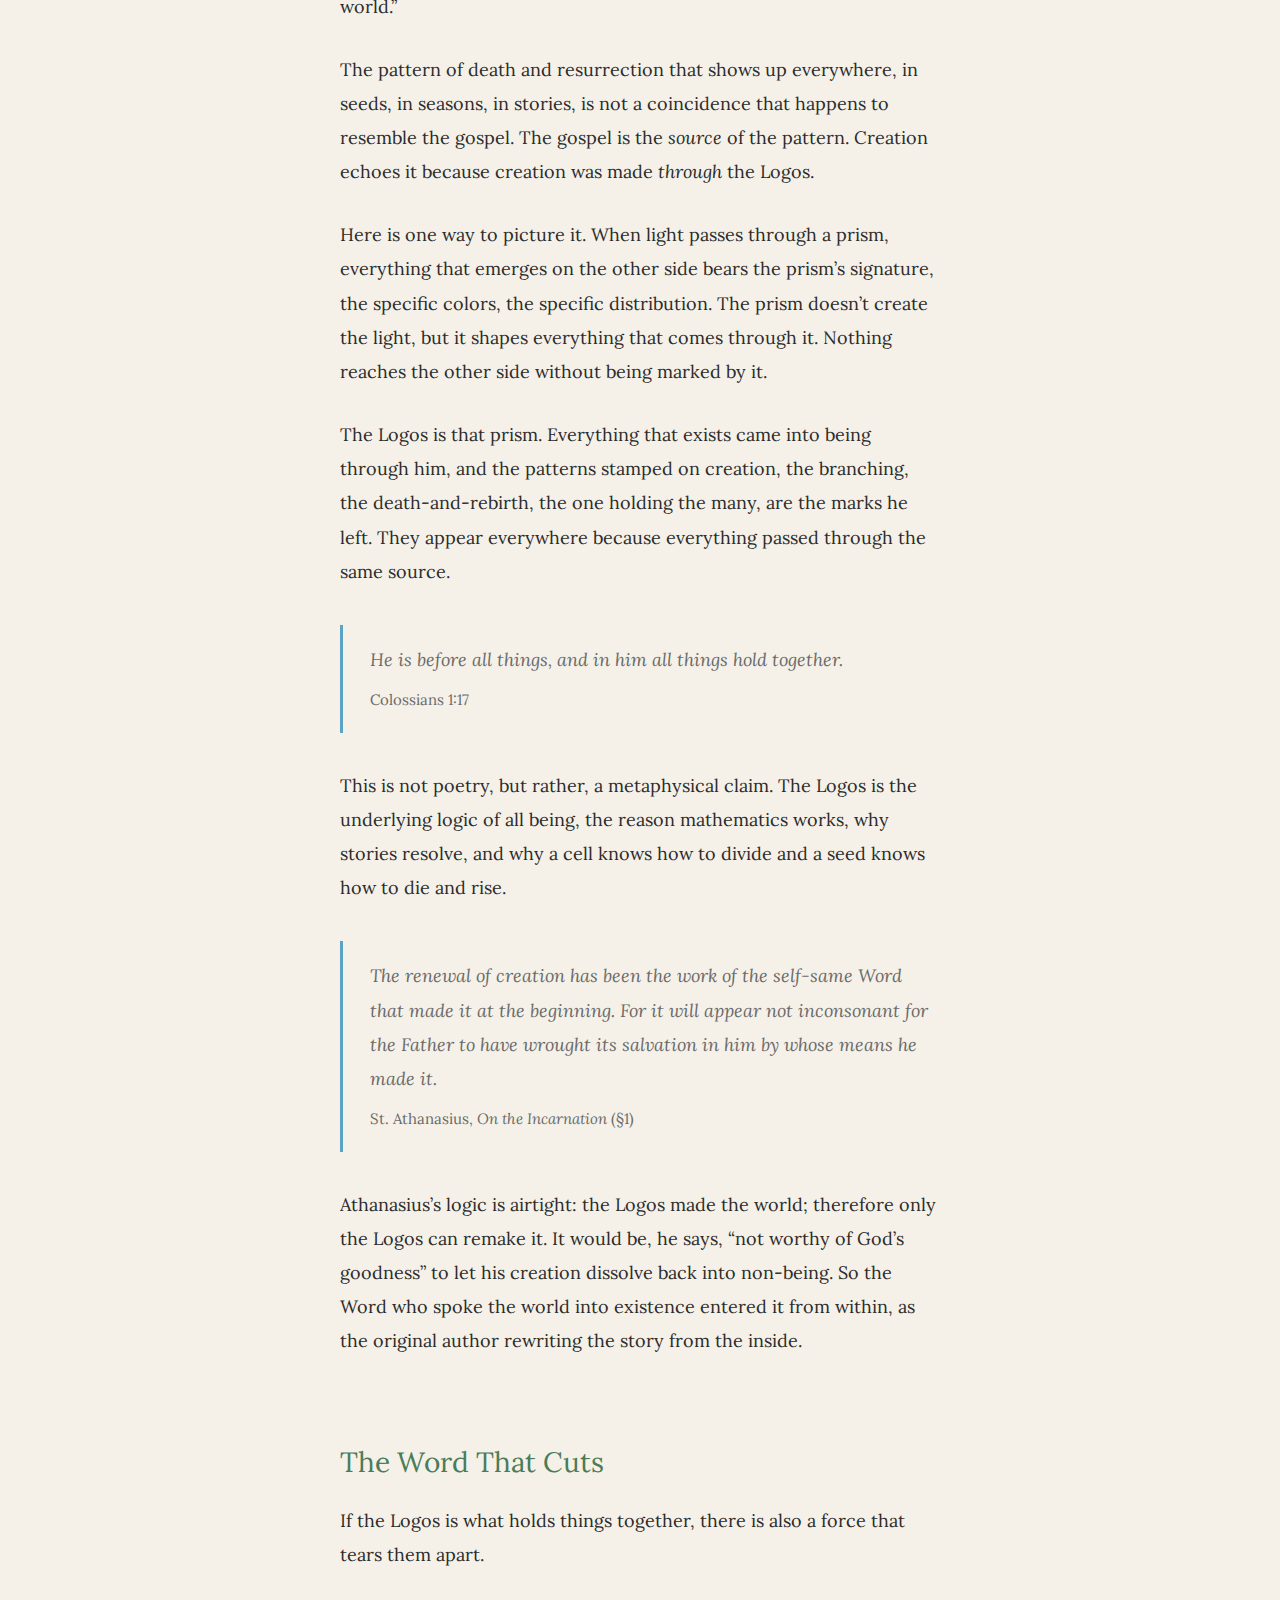
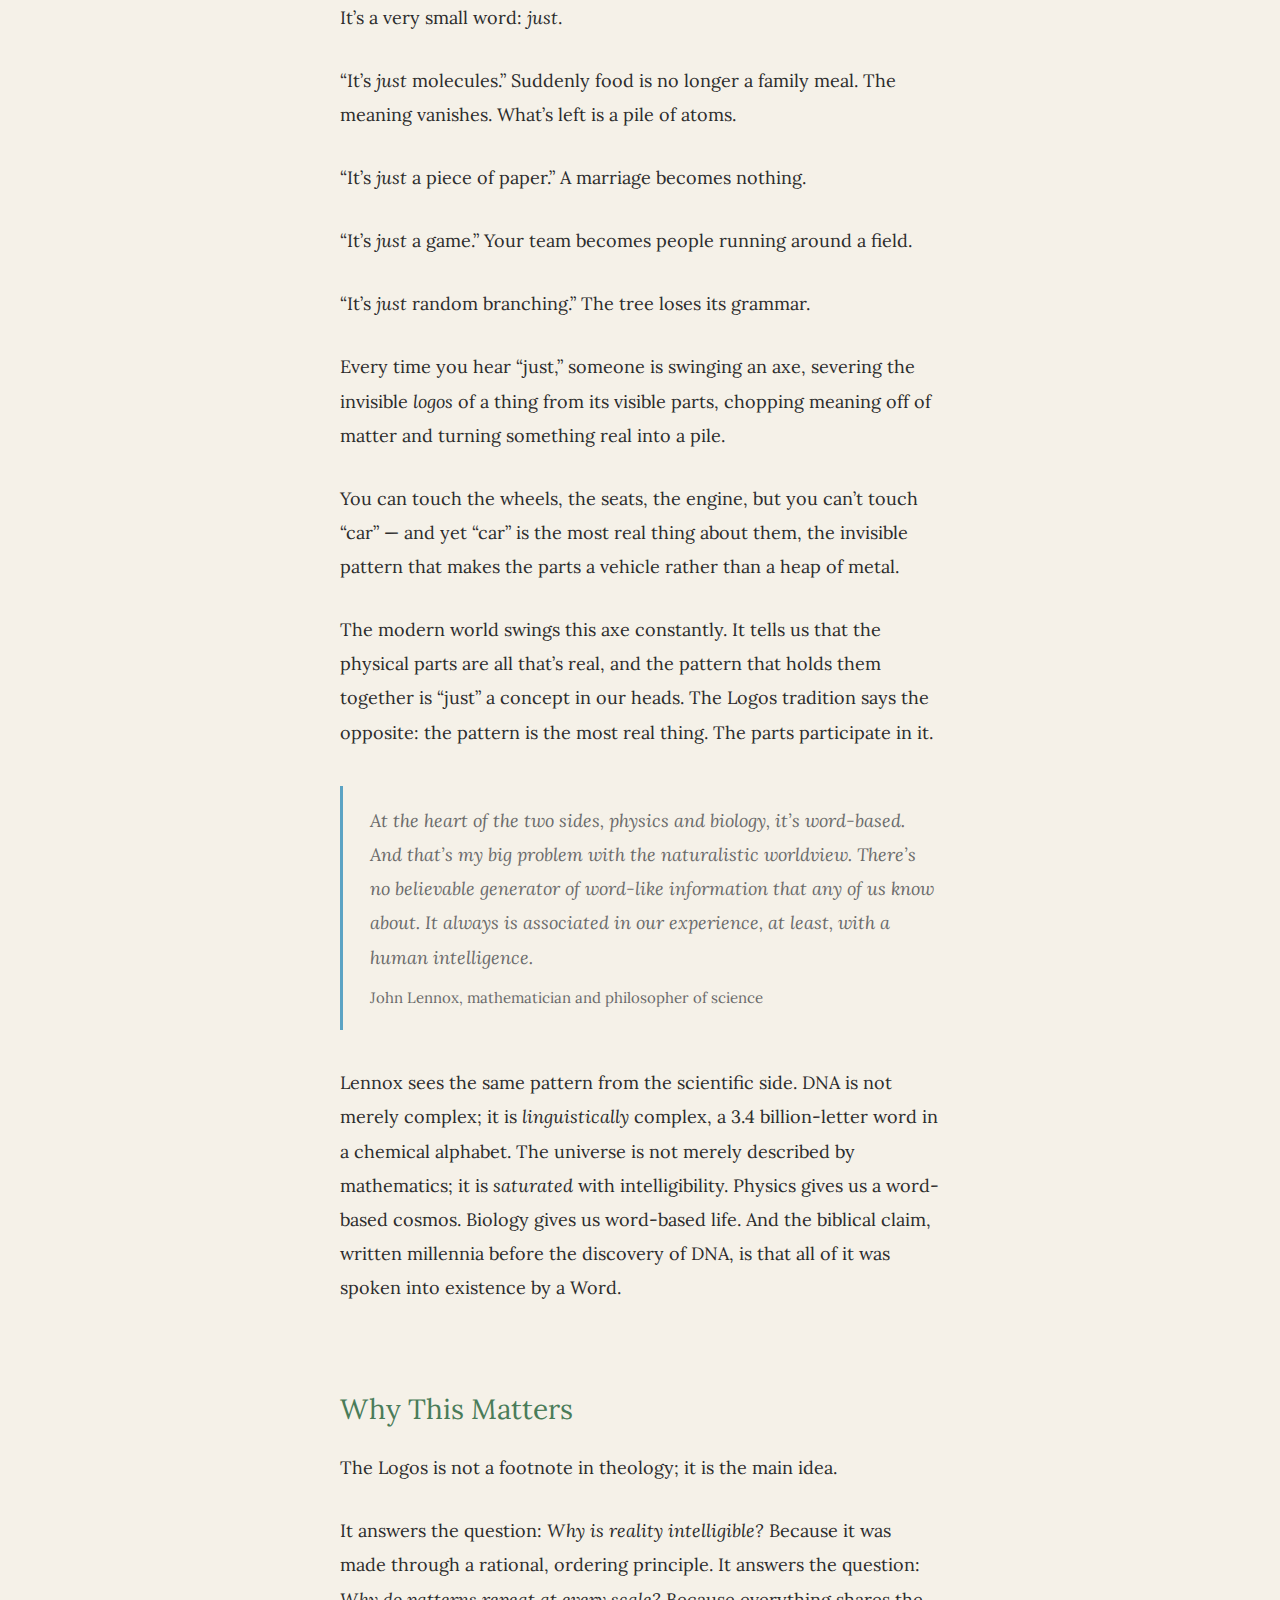
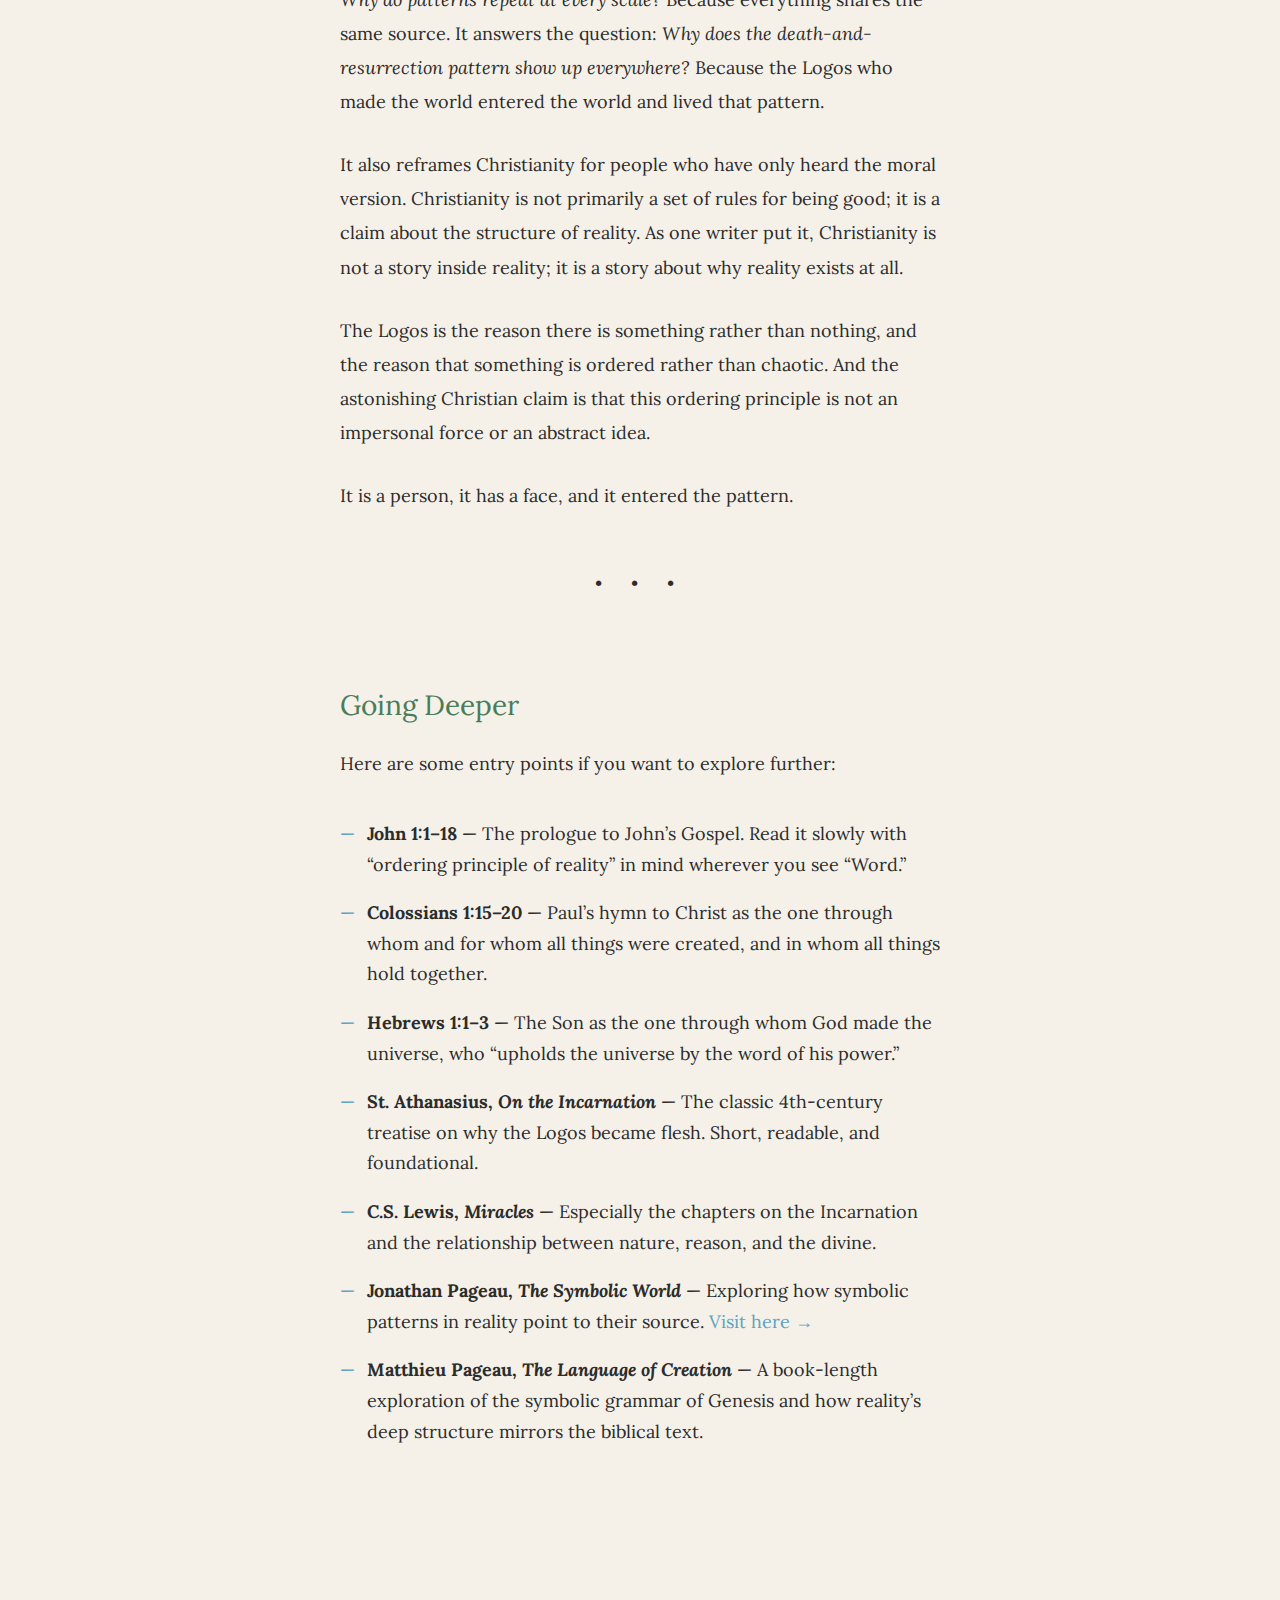
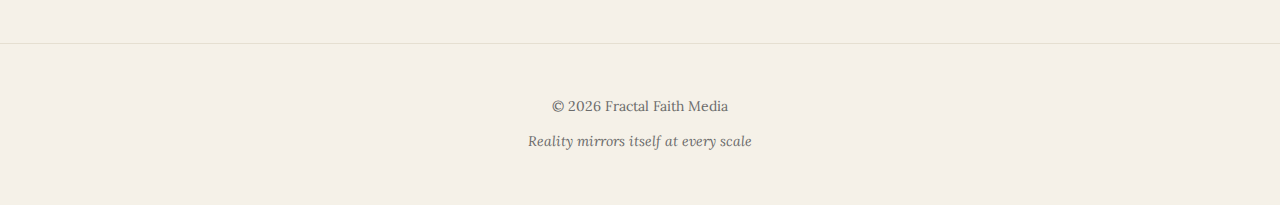
<file: logos-primer.html>
<!DOCTYPE html>
<html lang="en">
<head>
    <meta charset="UTF-8">
    <meta name="viewport" content="width=device-width, initial-scale=1.0">
    <title>What Is the Logos? — Fractal Faith</title>
    <meta name="description" content="A primer on the Logos — the ordering principle of reality, the reason patterns repeat at every scale, and why the ancient Greeks would have recognized Jesus.">
    <link rel="canonical" href="https://fractalfaithmedia.com/logos-primer">

    <!-- Open Graph / Social Sharing -->
    <meta property="og:type" content="article">
    <meta property="og:title" content="What Is the Logos?">
    <meta property="og:description" content="The ordering principle of reality — and why it has a face. A primer tracing the Logos from Heraclitus through John's Gospel to modern science.">
    <meta property="og:url" content="https://fractalfaithmedia.com/logos-primer">
    <meta property="og:site_name" content="Fractal Faith Media">
    <!-- <meta property="og:image" content="https://fractalfaithmedia.com/assets/logos-primer-og.jpg"> -->

    <!-- Twitter Card -->
    <meta name="twitter:card" content="summary_large_image">
    <meta name="twitter:title" content="What Is the Logos?">
    <meta name="twitter:description" content="The ordering principle of reality — and why it has a face. A primer tracing the Logos from Heraclitus through John's Gospel to modern science.">
    <!-- <meta name="twitter:image" content="https://fractalfaithmedia.com/assets/logos-primer-og.jpg"> -->

    <!-- Structured Data -->
    <script type="application/ld+json">
    {
        "@context": "https://schema.org",
        "@type": "Article",
        "headline": "What Is the Logos?",
        "description": "A primer on the Logos — the ordering principle of reality, the reason patterns repeat at every scale, and why the ancient Greeks would have recognized Jesus.",
        "author": {
            "@type": "Person",
            "name": "Billy Broas",
            "url": "https://fractalfaithmedia.com"
        },
        "publisher": {
            "@type": "Organization",
            "name": "Fractal Faith Media"
        },
        "mainEntityOfPage": "https://fractalfaithmedia.com/logos-primer",
        "datePublished": "2026-02-18"
    }
    </script>

    <link rel="icon" href="favicon.svg" type="image/svg+xml">
    <link rel="preconnect" href="https://fonts.googleapis.com">
    <link rel="preconnect" href="https://fonts.gstatic.com" crossorigin>
    <link href="https://fonts.googleapis.com/css2?family=Lora:ital,wght@0,400;0,600;1,400&display=swap" rel="stylesheet">
    <link rel="stylesheet" href="css/styles.css">
    <style>
        /* Primer-specific styles */
        .primer-header {
            text-align: center;
            padding: 80px 40px 40px;
            background: var(--warm-cream);
        }

        .primer-header h1 {
            font-size: 42px;
            color: var(--forest-green);
            margin-bottom: 16px;
        }

        .primer-subtitle {
            font-size: 20px;
            font-style: italic;
            color: var(--medium-gray);
            max-width: 600px;
            margin: 0 auto;
        }

        .primer-byline {
            font-size: 15px;
            color: var(--medium-gray);
            margin-top: 20px;
        }

        .primer-byline a {
            color: var(--forest-green);
            font-weight: 600;
        }

        /* Essay body */
        .essay-body {
            max-width: 680px;
            margin: 0 auto;
            padding: 0 40px;
        }

        .essay-body p {
            font-size: 18px;
            line-height: 1.9;
            margin-bottom: 1.6em;
            color: var(--charcoal);
        }

        .essay-body h2 {
            font-size: 28px;
            color: var(--forest-green);
            margin-top: 3em;
            margin-bottom: 0.8em;
        }

        .essay-body h3 {
            font-size: 22px;
            color: var(--forest-green);
            margin-top: 2.5em;
            margin-bottom: 0.6em;
        }

        /* Greek text */
        .greek {
            font-size: 24px;
            text-align: center;
            color: var(--forest-green);
            letter-spacing: 1px;
            margin: 0.5em 0 0.4em;
            font-style: italic;
        }

        .greek-translation {
            text-align: center;
            font-style: italic;
            color: var(--medium-gray);
            margin-bottom: 2em;
            font-size: 17px;
        }

        /* Blockquotes */
        .essay-body blockquote {
            border-left: 3px solid var(--sky-blue);
            margin: 2em 0;
            padding: 1em 0 1em 1.5em;
            background: transparent;
        }

        .essay-body blockquote p {
            font-style: italic;
            color: var(--medium-gray);
            margin-bottom: 0.5em;
        }

        .essay-body blockquote p:last-child {
            margin-bottom: 0;
        }

        .quote-source {
            font-style: normal;
            font-size: 15px;
            color: var(--medium-gray);
            display: block;
            margin-top: 0.5em;
        }

        /* Section breaks */
        .section-break {
            text-align: center;
            margin: 3em 0;
            color: var(--sky-blue);
            font-size: 20px;
            letter-spacing: 12px;
        }

        /* Emphasis box */
        .insight-box {
            background: var(--cloud-white);
            border: 2px solid var(--sky-blue);
            border-radius: 8px;
            padding: 30px;
            margin: 2em 0;
        }

        .insight-box p {
            margin-bottom: 0.8em;
        }

        .insight-box p:last-child {
            margin-bottom: 0;
        }

        /* The pattern list */
        .pattern-list {
            list-style: none;
            padding: 0;
            margin: 1.5em 0;
        }

        .pattern-list li {
            padding: 0.5em 0;
            padding-left: 1.5em;
            position: relative;
            font-size: 18px;
            line-height: 1.7;
        }

        .pattern-list li::before {
            content: "—";
            position: absolute;
            left: 0;
            color: var(--sky-blue);
        }


        /* Responsive */
        @media (max-width: 768px) {
            .primer-header {
                padding: 50px 20px 30px;
            }

            .primer-header h1 {
                font-size: 32px;
            }

            .essay-body {
                padding: 0 20px;
            }

            .essay-body h2 {
                font-size: 24px;
            }

            .greek {
                font-size: 20px;
            }
        }
    </style>
    <!-- Fathom - beautiful, simple website analytics -->
    <script src="https://cdn.usefathom.com/script.js" data-site="MLZFFIPV" defer></script>
    <!-- / Fathom -->
</head>
<body>
    <!-- Navigation -->
    <nav class="nav">
        <div class="nav-container">
            <a href="index.html" class="nav-logo">FRACTAL FAITH</a>
            <ul class="nav-links">
                <li><a href="index.html">Home</a></li>
                <li><a href="content.html">Content</a></li>
                <li><a href="index.html#about">About</a></li>
            </ul>
        </div>
    </nav>

    <!-- Header -->
    <header class="primer-header">
        <h1>What Is the Logos?</h1>
        <p class="primer-subtitle">The ordering principle of reality&mdash;and why it has a face.</p>
        <p class="primer-byline">by <a href="index.html#about">Billy Broas</a></p>
    </header>

    <!-- Essay -->
    <section class="section">
        <div class="essay-body">

            <p class="greek">En arch&#275; &#275;n ho Logos.</p>
            <p class="greek-translation">&ldquo;In the beginning was the Word.&rdquo; &mdash; John 1:1</p>

            <p>
                For a long time, that sentence didn&rsquo;t mean much to me. It sounded like a poetic way to start a gospel, a nice phrase for a church banner.
            </p>
            <p>
                But the word <em>Logos</em> would have stopped John&rsquo;s first readers in their tracks. They were steeped in Greek philosophy, and they knew exactly what <em>Logos</em> meant, and it wasn&rsquo;t just &ldquo;word.&rdquo;
            </p>

            <h2>A 600-Year Conversation</h2>

            <p>
                For six centuries before Christ, Greek thinkers had been asking a question: <em>Why is the world ordered instead of chaotic?</em>
            </p>
            <p>
                Look around. Trees branch in predictable patterns, seasons cycle, and mathematics works. The universe is not random noise; it is intelligible. Something holds it together, and the Greeks wanted to know what.
            </p>
            <p>
                They called that something the <em>Logos</em>.
            </p>
            <p>
                The word doesn&rsquo;t have a clean English translation. It means <em>word</em>, but also <em>reason</em>, <em>order</em>, <em>pattern</em>, <em>the principle that makes things intelligible</em>. It is the reason things hold together instead of flying apart.
            </p>
            <p>
                Heraclitus, writing around 500 BC, proposed that a universal <em>Logos</em> governed all change, an ordering principle in the cosmos analogous to the reasoning power of the human mind.
            </p>
            <p>
                The Stoics expanded on this. They defined the Logos as an active, rational, spiritual principle that permeated all of reality. They called it providence, nature, god, and the soul of the universe.
            </p>
            <p>
                Then came Philo of Alexandria, a Jewish philosopher writing in the first century. He taught that the Logos was the intermediary between God and the cosmos, both the agent of creation and the means by which the human mind can reach toward the divine.
            </p>
            <p>
                By the time John sat down to write his gospel, <em>Logos</em> was loaded with six hundred years of philosophical weight. It meant: the invisible, rational, ordering principle behind everything that exists.
            </p>

            <h2>A Pattern You Can See</h2>

            <p>
                Here&rsquo;s what makes the Logos more than philosophy. You can <em>see</em> it.
            </p>
            <p>
                Look at a tree in winter. The trunk splits into branches, each branch splits into smaller branches, and each twig splits again. The small part looks like the whole thing: a branch is a small tree, and a twig is an even smaller tree.
            </p>
            <p>
                Now look at your lungs: one airway branches into smaller airways, into smaller ones, down to millions of alveoli, the same branching pattern. Or look at a river system from above, with tributaries feeding into larger streams, feeding into the main channel. The same shape again.
            </p>
            <p>
                Trees. Lungs. Rivers. Lightning. Root systems. Blood vessels. The same pattern at every scale.
            </p>
            <p>
                Or consider a seed. It falls into the ground and appears to die, but from that death, new life emerges: a plant, a tree, fruit, more seeds. Death and resurrection. You see it in seeds, in seasons, in stories, and in civilizations that collapse and are reborn. The same pattern at every scale.
            </p>
            <p>
                Or consider the relationship between the one and the many. You are <em>one</em> person, made of <em>many</em> cells. Your family is one, made of many members. Your city is one, made of many neighborhoods. Your body is one, made of many organs. Everywhere you look: unity holding multiplicity together.
            </p>
            <p>
                These patterns are not accidents or coincidences. They are the signature of something, and the Greeks had a name for it: the <em>Logos</em>.
            </p>

            <h2>Every Created Thing Has Its Own <em>Logos</em></h2>

            <p>
                In the 7th century, a Christian theologian named Maximus the Confessor took this further. He taught that every created thing has its own <em>logos</em>, its own reason, its own pattern, its own divine principle.
            </p>
            <p>
                The branching pattern of an oak tree is that tree&rsquo;s <em>logos</em>. The death-and-rebirth cycle of a seed is that seed&rsquo;s <em>logos</em>. The way your body holds trillions of cells together as one living person is your body&rsquo;s <em>logos</em>.
            </p>
            <p>
                And all of these small <em>logoi</em> (the plural) are held together in the one <em>Logos</em>.
            </p>

            <div class="insight-box">
                <p>
                    Think of it this way: every pattern you see in creation is a word in a sentence. Every sentence is part of a paragraph. Every paragraph part of a chapter. And the whole book is spoken by one Voice.
                </p>
                <p>
                    That Voice is the <em>Logos</em>.
                </p>
            </div>

            <p>
                When you see order in nature, you are seeing the Logos at work, not as a proof or an argument, but as an appearance. As Jonathan Pageau puts it: &ldquo;The Logos IS the ordering principle. When you see order, you see Logos.&rdquo;
            </p>
            <p>
                Chesterton noticed the same structure from the outside. He observed that Christianity had always kept seemingly opposite virtues fully alive at once, holding them together without letting them blur into each other.
            </p>

            <blockquote>
                <p>The historic Church has at once emphasised celibacy and emphasised the family&hellip; It has kept them side by side like two strong colours, red and white, like the red and white upon the shield of St. George. It has always had a healthy hatred of pink.</p>
                <p><span class="quote-source">G.K. Chesterton, <em>Orthodoxy</em></span></p>
            </blockquote>

            <p>
                Pink is what you get when the tension collapses into compromise. The Logos is the shield that holds justice and mercy, transcendence and presence, death and life, each at full intensity, without letting any of them blur into the others.
            </p>

            <h2>John&rsquo;s Bombshell</h2>

            <p>
                Now read John 1:1 again with all of this in mind.
            </p>

            <blockquote>
                <p>In the beginning was the Logos, and the Logos was with God, and the Logos was God. He was with God in the beginning. Through him all things were made; without him nothing was made that has been made.</p>
            </blockquote>

            <p>
                John is not inventing a concept; he is hijacking one.
            </p>
            <p>
                He&rsquo;s telling his Greek-educated readers: <em>That ordering principle you&rsquo;ve been talking about for six hundred years? That invisible reason behind all reality? That ground of intelligibility? It&rsquo;s not an abstraction, and it&rsquo;s not a force. It&rsquo;s a person, and he has a name.</em>
            </p>
            <p>
                And then, fourteen verses later, the line that changed everything:
            </p>

            <blockquote>
                <p>And the Logos became flesh and dwelt among us.</p>
                <p><span class="quote-source">John 1:14</span></p>
            </blockquote>

            <p>
                The ordering principle of the universe, the pattern behind all patterns, entered the pattern it created — the author walking into his own story, becoming a seed, buried, and rising.
            </p>

            <blockquote>
                <p>In the Christian story God descends to re-ascend. He comes down; down from the heights of absolute being into time and space, down into humanity&hellip; But He goes down to come up again and bring the whole ruined world up with Him.</p>
                <p><span class="quote-source">C.S. Lewis, <em>Miracles</em></span></p>
            </blockquote>

            <p>
                Lewis saw the death-and-resurrection pattern written everywhere, in seeds, in seasons, in the moral life, and traced it to its source. The pattern is in nature, he argued, because it was first in God. Every seed that falls into the ground and rises is a minor-key transposition of the divine theme. The myths of dying gods, Adonis and Osiris, were not inventions that Christianity copied. They were dim portraits derived from the facts of nature, and the facts of nature from her Creator.
            </p>

            <h2>Not God&rsquo;s Plan B</h2>

            <p>
                Here is where most explanations of the Logos stop: they treat the Incarnation as a rescue mission, God&rsquo;s backup plan after humanity sinned. But the Christian tradition says something far stranger.
            </p>
            <p>
                The Incarnation is the original pattern that creation was always pointing toward, written into the world from the beginning. As Revelation puts it, Christ is &ldquo;the Lamb slain from the foundation of the world.&rdquo;
            </p>
            <p>
                The pattern of death and resurrection that shows up everywhere, in seeds, in seasons, in stories, is not a coincidence that happens to resemble the gospel. The gospel is the <em>source</em> of the pattern. Creation echoes it because creation was made <em>through</em> the Logos.
            </p>
            <p>
                Here is one way to picture it. When light passes through a prism, everything that emerges on the other side bears the prism&rsquo;s signature, the specific colors, the specific distribution. The prism doesn&rsquo;t create the light, but it shapes everything that comes through it. Nothing reaches the other side without being marked by it.
            </p>
            <p>
                The Logos is that prism. Everything that exists came into being through him, and the patterns stamped on creation, the branching, the death-and-rebirth, the one holding the many, are the marks he left. They appear everywhere because everything passed through the same source.
            </p>

            <blockquote>
                <p>He is before all things, and in him all things hold together.</p>
                <p><span class="quote-source">Colossians 1:17</span></p>
            </blockquote>

            <p>
                This is not poetry, but rather, a metaphysical claim. The Logos is the underlying logic of all being, the reason mathematics works, why stories resolve, and why a cell knows how to divide and a seed knows how to die and rise.
            </p>

            <blockquote>
                <p>The renewal of creation has been the work of the self-same Word that made it at the beginning. For it will appear not inconsonant for the Father to have wrought its salvation in him by whose means he made it.</p>
                <p><span class="quote-source">St. Athanasius, <em>On the Incarnation</em> (&sect;1)</span></p>
            </blockquote>

            <p>
                Athanasius&rsquo;s logic is airtight: the Logos made the world; therefore only the Logos can remake it. It would be, he says, &ldquo;not worthy of God&rsquo;s goodness&rdquo; to let his creation dissolve back into non-being. So the Word who spoke the world into existence entered it from within, as the original author rewriting the story from the inside.
            </p>

            <h2>The Word That Cuts</h2>

            <p>
                If the Logos is what holds things together, there is also a force that tears them apart.
            </p>
            <p>
                It&rsquo;s a very small word: <em>just</em>.
            </p>
            <p>
                &ldquo;It&rsquo;s <em>just</em> molecules.&rdquo; Suddenly food is no longer a family meal. The meaning vanishes. What&rsquo;s left is a pile of atoms.
            </p>
            <p>
                &ldquo;It&rsquo;s <em>just</em> a piece of paper.&rdquo; A marriage becomes nothing.
            </p>
            <p>
                &ldquo;It&rsquo;s <em>just</em> a game.&rdquo; Your team becomes people running around a field.
            </p>
            <p>
                &ldquo;It&rsquo;s <em>just</em> random branching.&rdquo; The tree loses its grammar.
            </p>
            <p>
                Every time you hear &ldquo;just,&rdquo; someone is swinging an axe, severing the invisible <em>logos</em> of a thing from its visible parts, chopping meaning off of matter and turning something real into a pile.
            </p>
            <p>
                You can touch the wheels, the seats, the engine, but you can&rsquo;t touch &ldquo;car&rdquo; — and yet &ldquo;car&rdquo; is the most real thing about them, the invisible pattern that makes the parts a vehicle rather than a heap of metal.
            </p>
            <p>
                The modern world swings this axe constantly. It tells us that the physical parts are all that&rsquo;s real, and the pattern that holds them together is &ldquo;just&rdquo; a concept in our heads. The Logos tradition says the opposite: the pattern is the most real thing. The parts participate in it.
            </p>

            <blockquote>
                <p>At the heart of the two sides, physics and biology, it&rsquo;s word-based. And that&rsquo;s my big problem with the naturalistic worldview. There&rsquo;s no believable generator of word-like information that any of us know about. It always is associated in our experience, at least, with a human intelligence.</p>
                <p><span class="quote-source">John Lennox, mathematician and philosopher of science</span></p>
            </blockquote>

            <p>
                Lennox sees the same pattern from the scientific side. DNA is not merely complex; it is <em>linguistically</em> complex, a 3.4 billion-letter word in a chemical alphabet. The universe is not merely described by mathematics; it is <em>saturated</em> with intelligibility. Physics gives us a word-based cosmos. Biology gives us word-based life. And the biblical claim, written millennia before the discovery of DNA, is that all of it was spoken into existence by a Word.
            </p>

            <h2>Why This Matters</h2>

            <p>
                The Logos is not a footnote in theology; it is the main idea.
            </p>
            <p>
                It answers the question: <em>Why is reality intelligible?</em> Because it was made through a rational, ordering principle. It answers the question: <em>Why do patterns repeat at every scale?</em> Because everything shares the same source. It answers the question: <em>Why does the death-and-resurrection pattern show up everywhere?</em> Because the Logos who made the world entered the world and lived that pattern.
            </p>
            <p>
                It also reframes Christianity for people who have only heard the moral version. Christianity is not primarily a set of rules for being good; it is a claim about the structure of reality. As one writer put it, Christianity is not a story inside reality; it is a story about why reality exists at all.
            </p>
            <p>
                The Logos is the reason there is something rather than nothing, and the reason that something is ordered rather than chaotic. And the astonishing Christian claim is that this ordering principle is not an impersonal force or an abstract idea.
            </p>
            <p>
                It is a person, it has a face, and it entered the pattern.
            </p>

            <p class="section-break">&bull; &bull; &bull;</p>

            <h2>Going Deeper</h2>

            <p>Here are some entry points if you want to explore further:</p>

            <ul class="pattern-list">
                <li><strong>John 1:1&ndash;18</strong> &mdash; The prologue to John&rsquo;s Gospel. Read it slowly with &ldquo;ordering principle of reality&rdquo; in mind wherever you see &ldquo;Word.&rdquo;</li>
                <li><strong>Colossians 1:15&ndash;20</strong> &mdash; Paul&rsquo;s hymn to Christ as the one through whom and for whom all things were created, and in whom all things hold together.</li>
                <li><strong>Hebrews 1:1&ndash;3</strong> &mdash; The Son as the one through whom God made the universe, who &ldquo;upholds the universe by the word of his power.&rdquo;</li>
                <li><strong>St. Athanasius, <em>On the Incarnation</em></strong> &mdash; The classic 4th-century treatise on why the Logos became flesh. Short, readable, and foundational.</li>
                <li><strong>C.S. Lewis, <em>Miracles</em></strong> &mdash; Especially the chapters on the Incarnation and the relationship between nature, reason, and the divine.</li>
                <li><strong>Jonathan Pageau, <em>The Symbolic World</em></strong> &mdash; Exploring how symbolic patterns in reality point to their source. <a href="https://www.thesymbolicworld.com/" target="_blank" rel="noopener">Visit here &rarr;</a></li>
                <li><strong>Matthieu Pageau, <em>The Language of Creation</em></strong> &mdash; A book-length exploration of the symbolic grammar of Genesis and how reality&rsquo;s deep structure mirrors the biblical text.</li>
            </ul>

        </div>
    </section>

    <!-- Footer -->
    <footer class="footer">
        <p class="footer-copyright">&copy; 2026 Fractal Faith Media</p>
        <p class="footer-tagline">Reality mirrors itself at every scale</p>
    </footer>
</body>
</html>
</file>
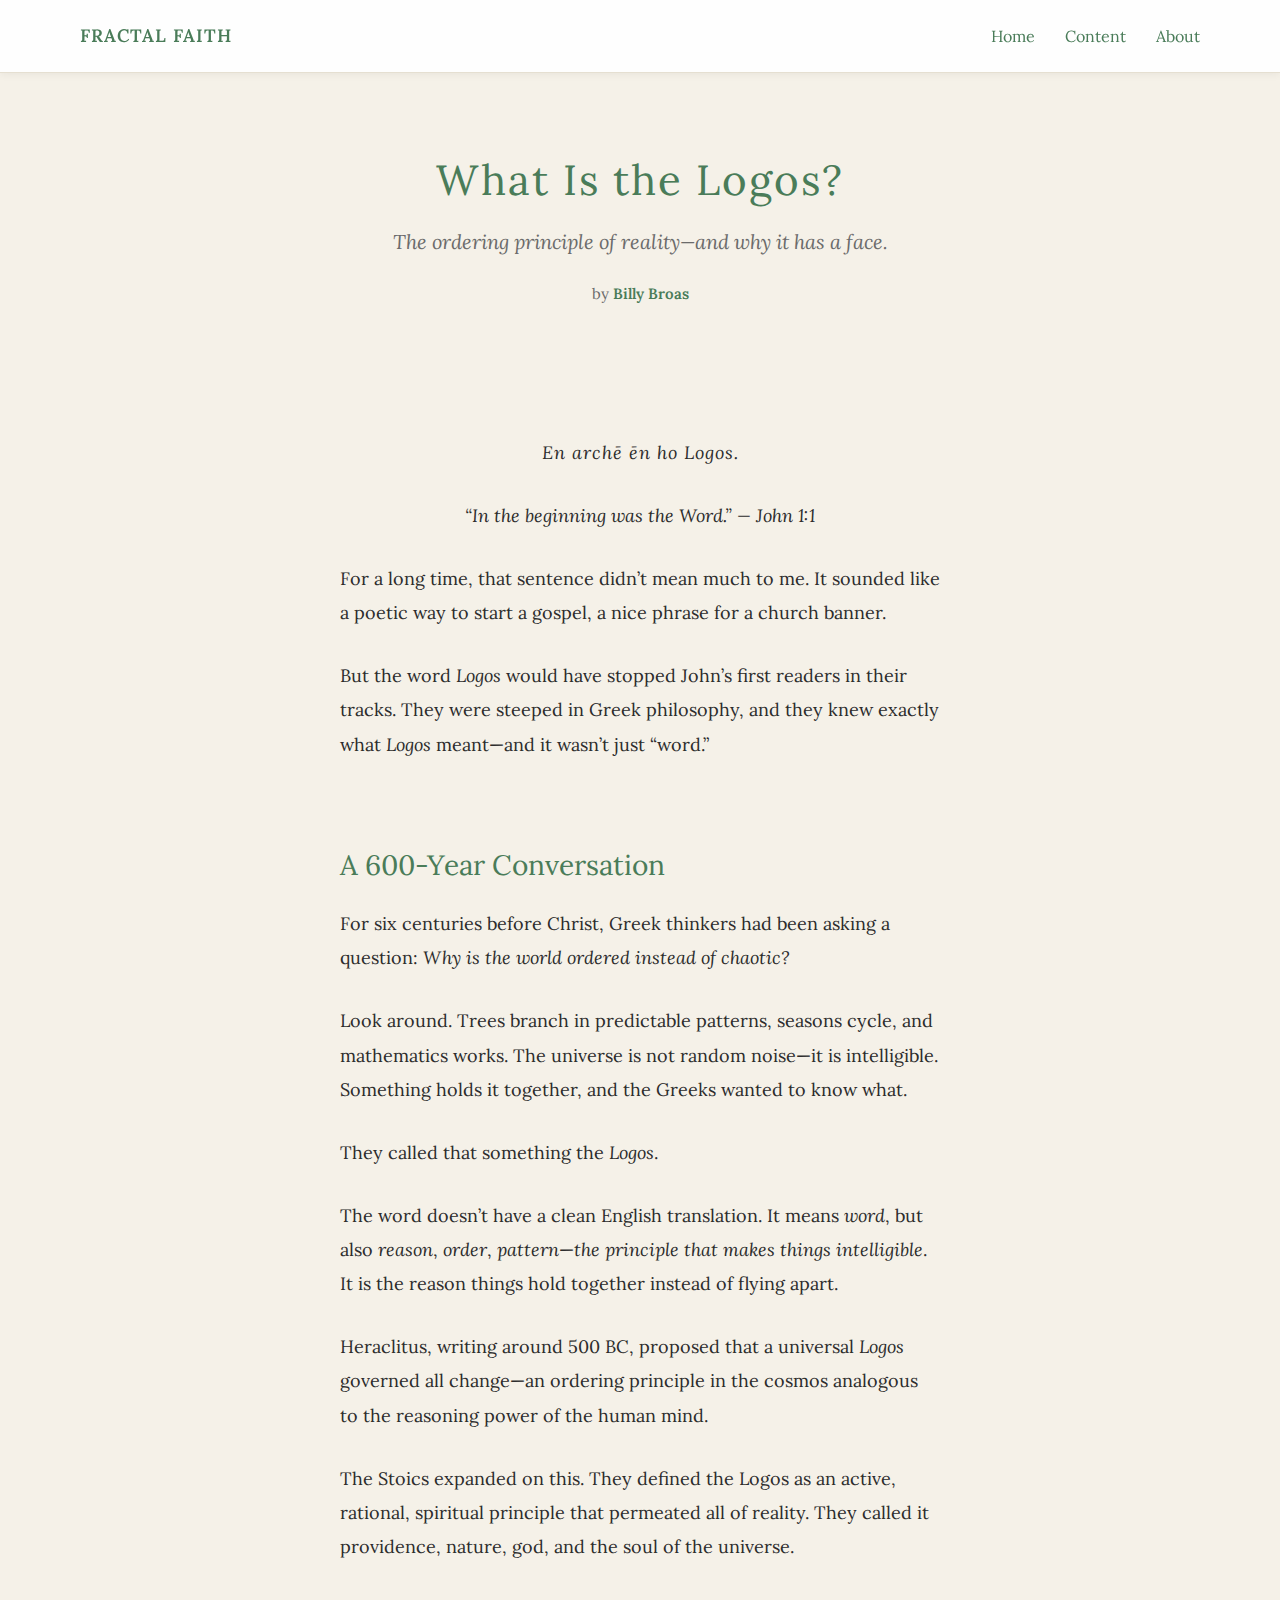
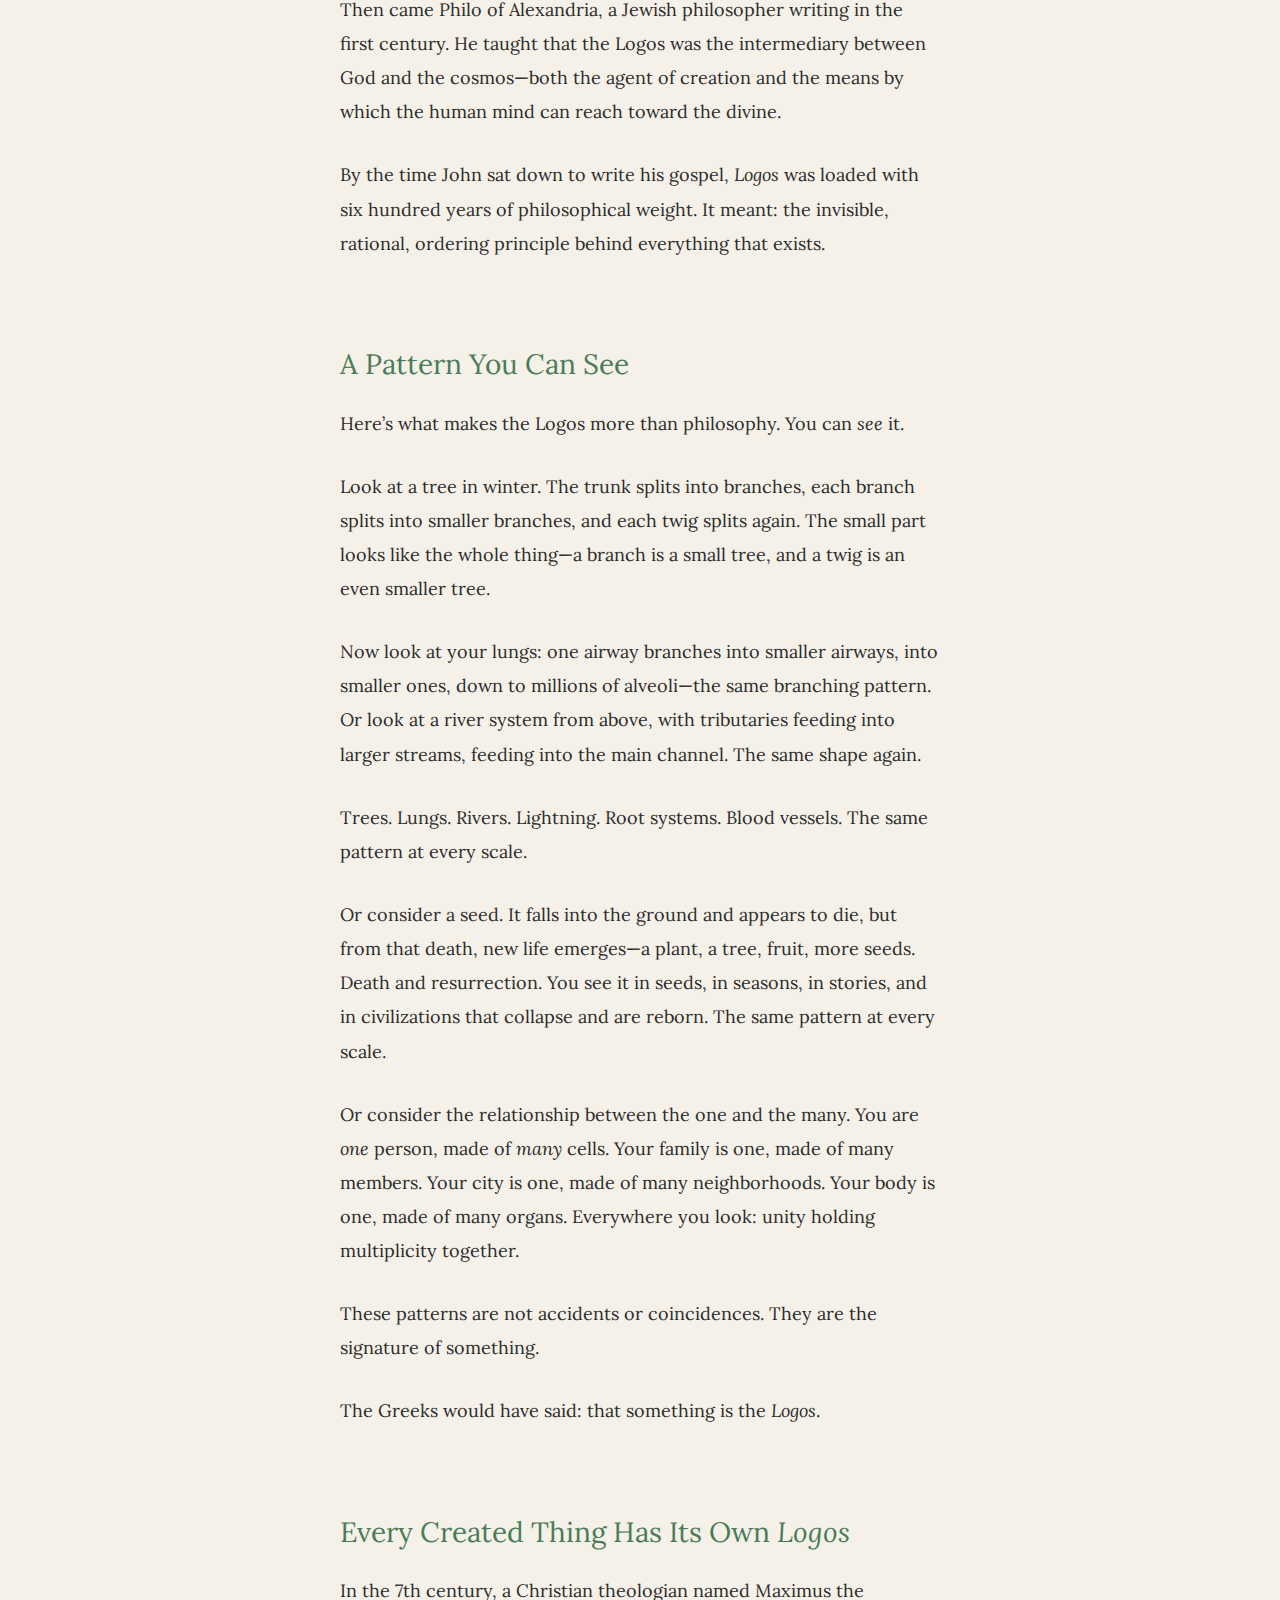
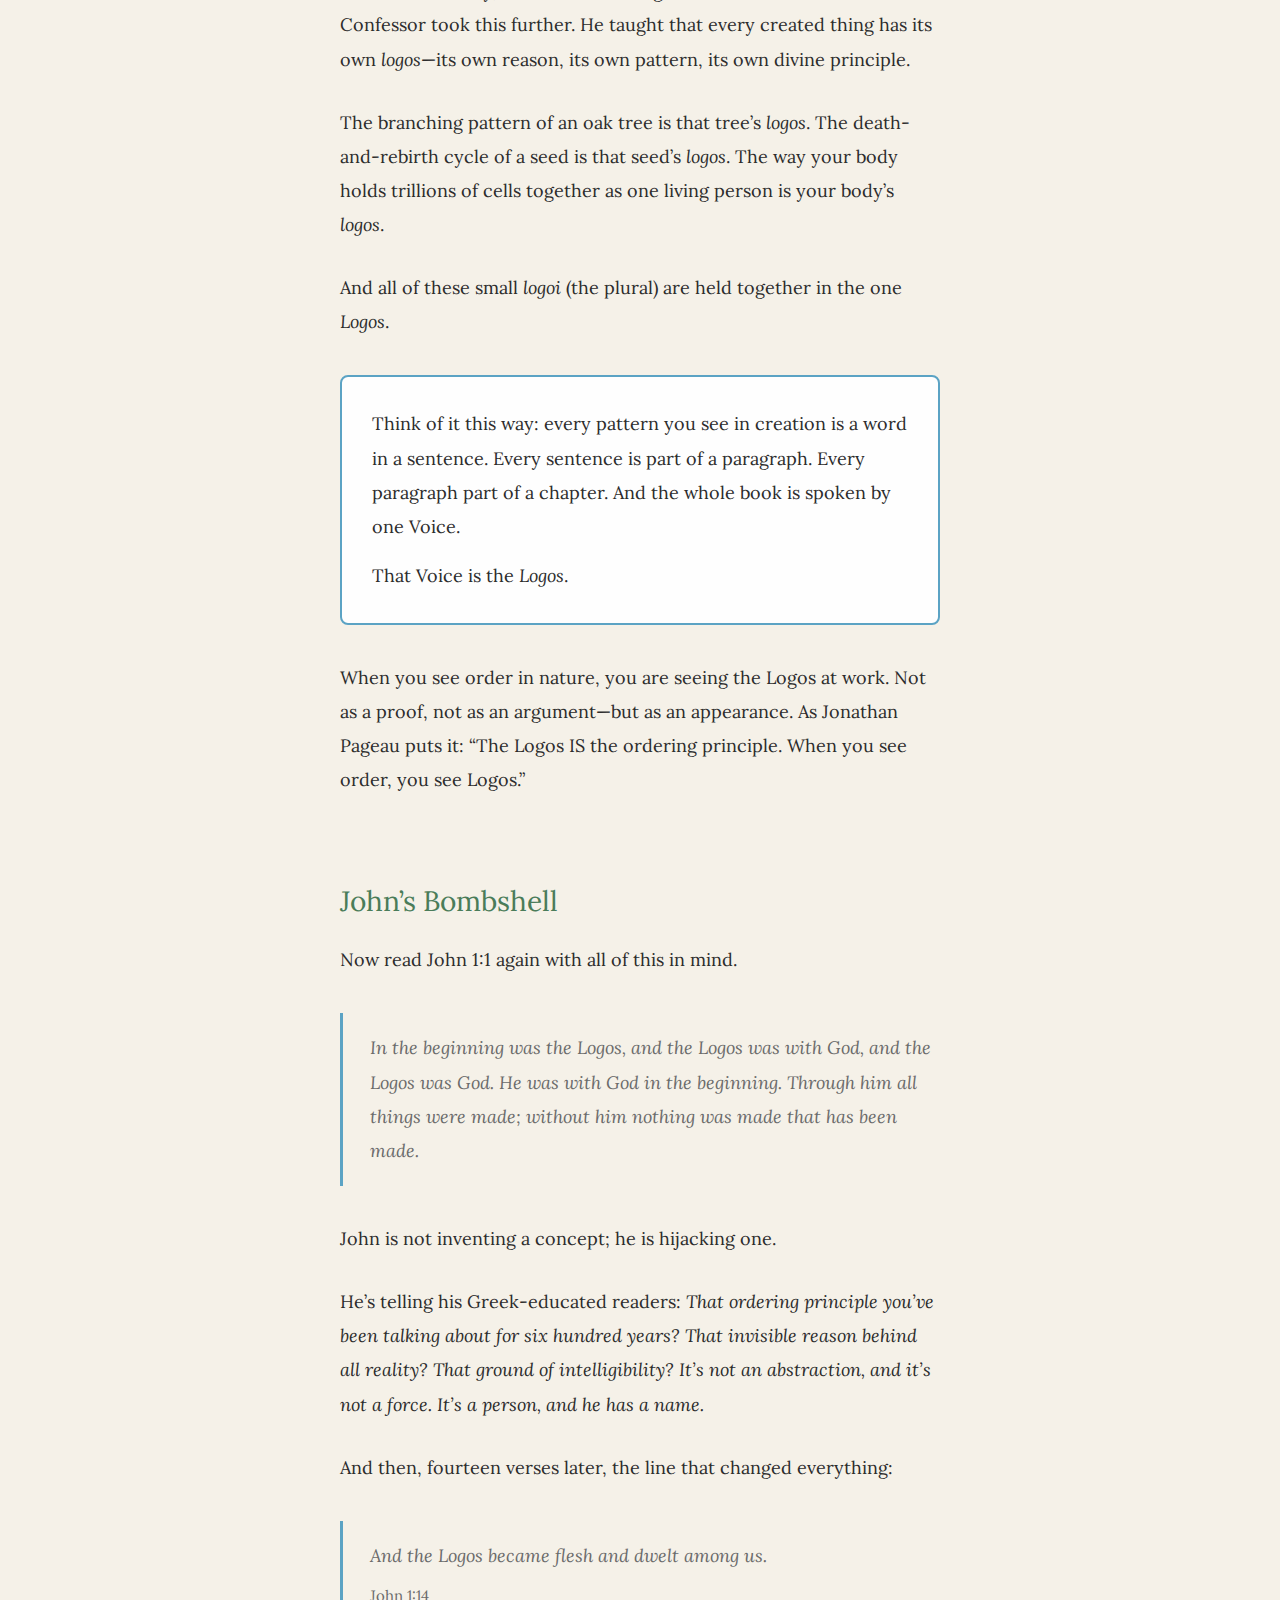
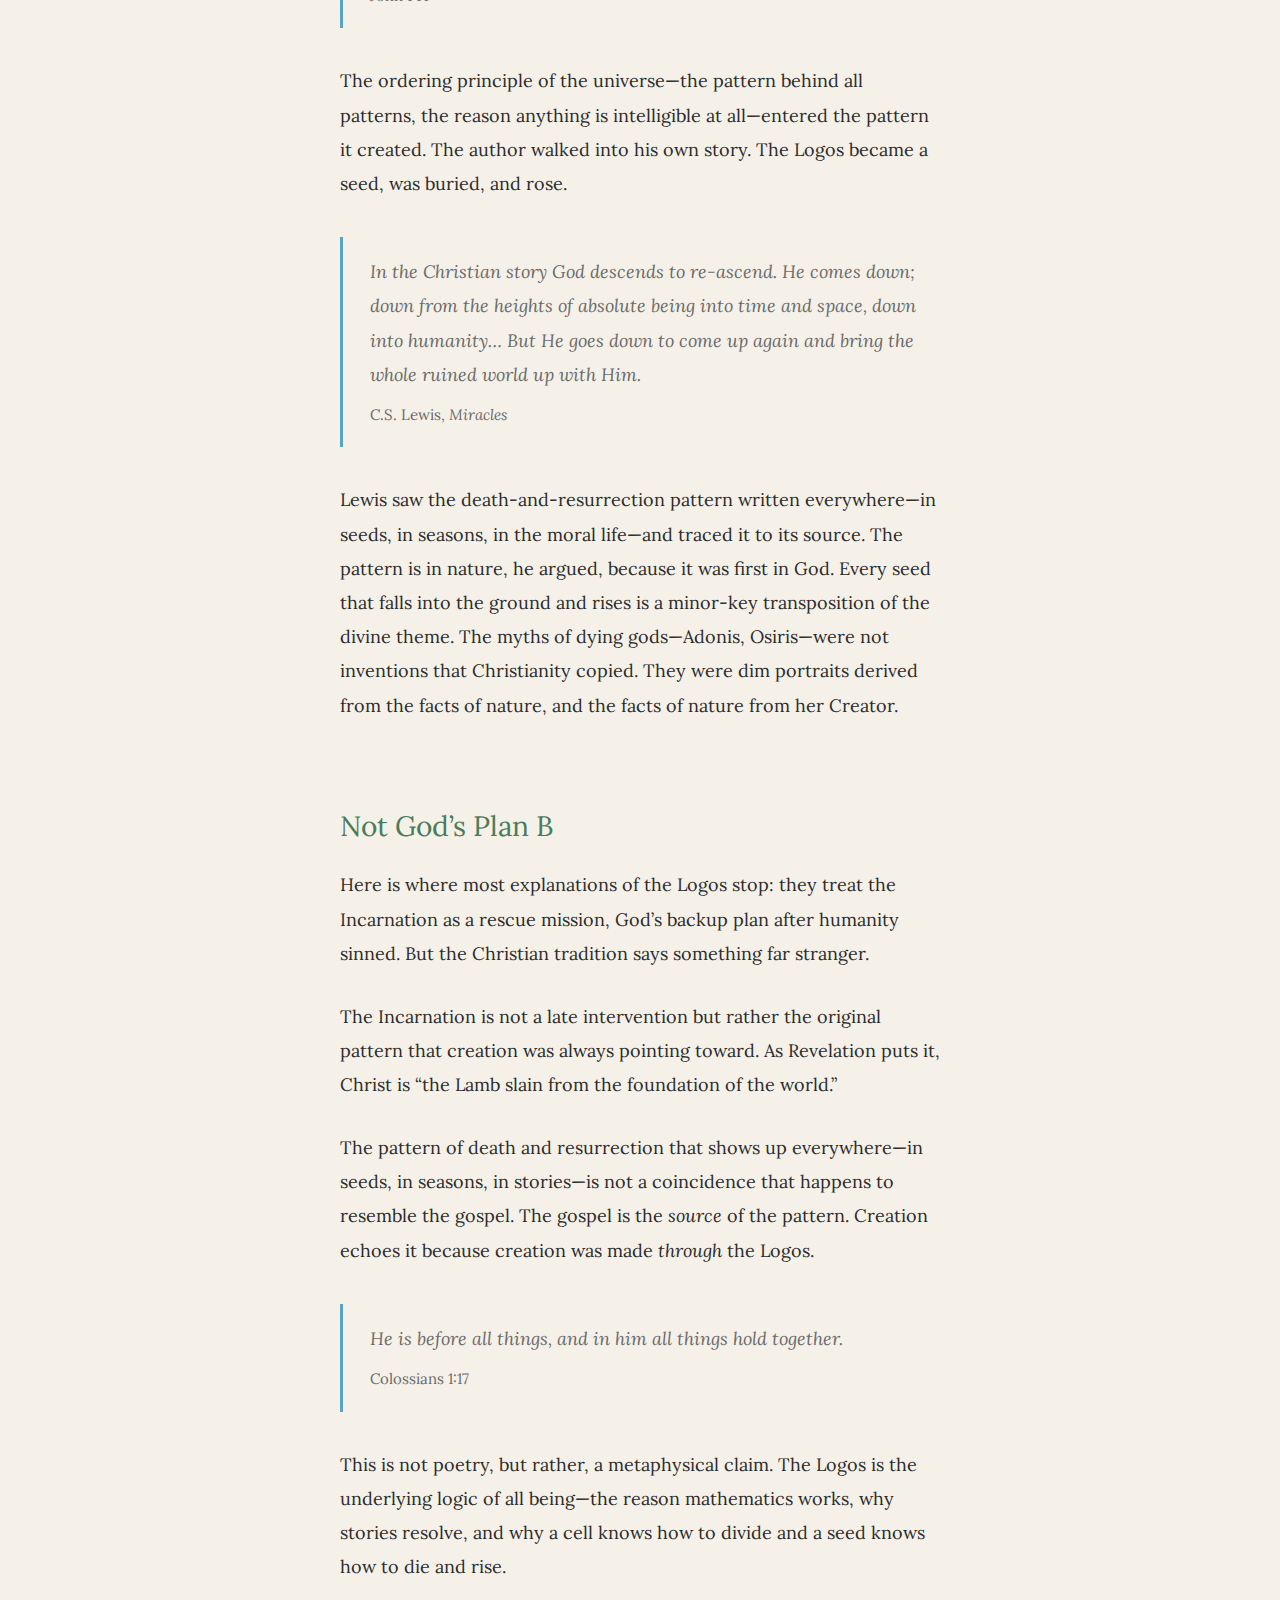
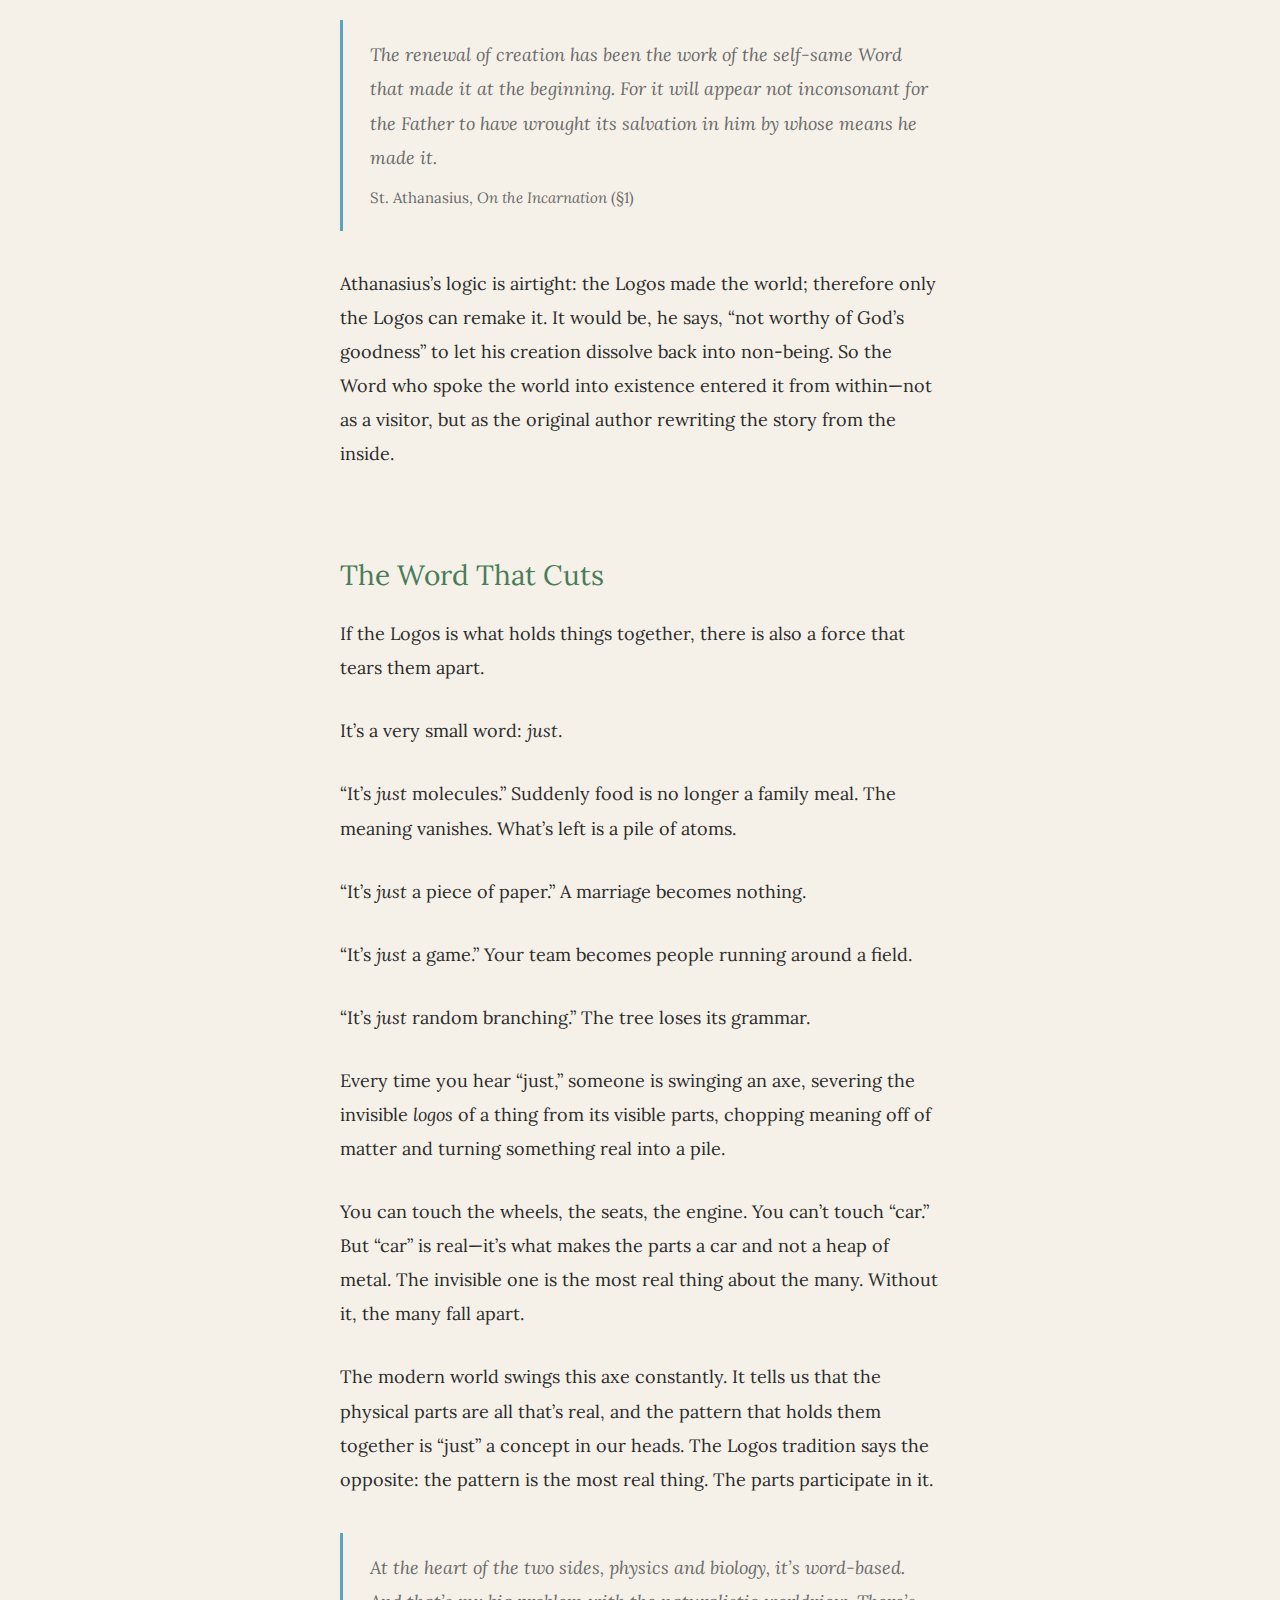
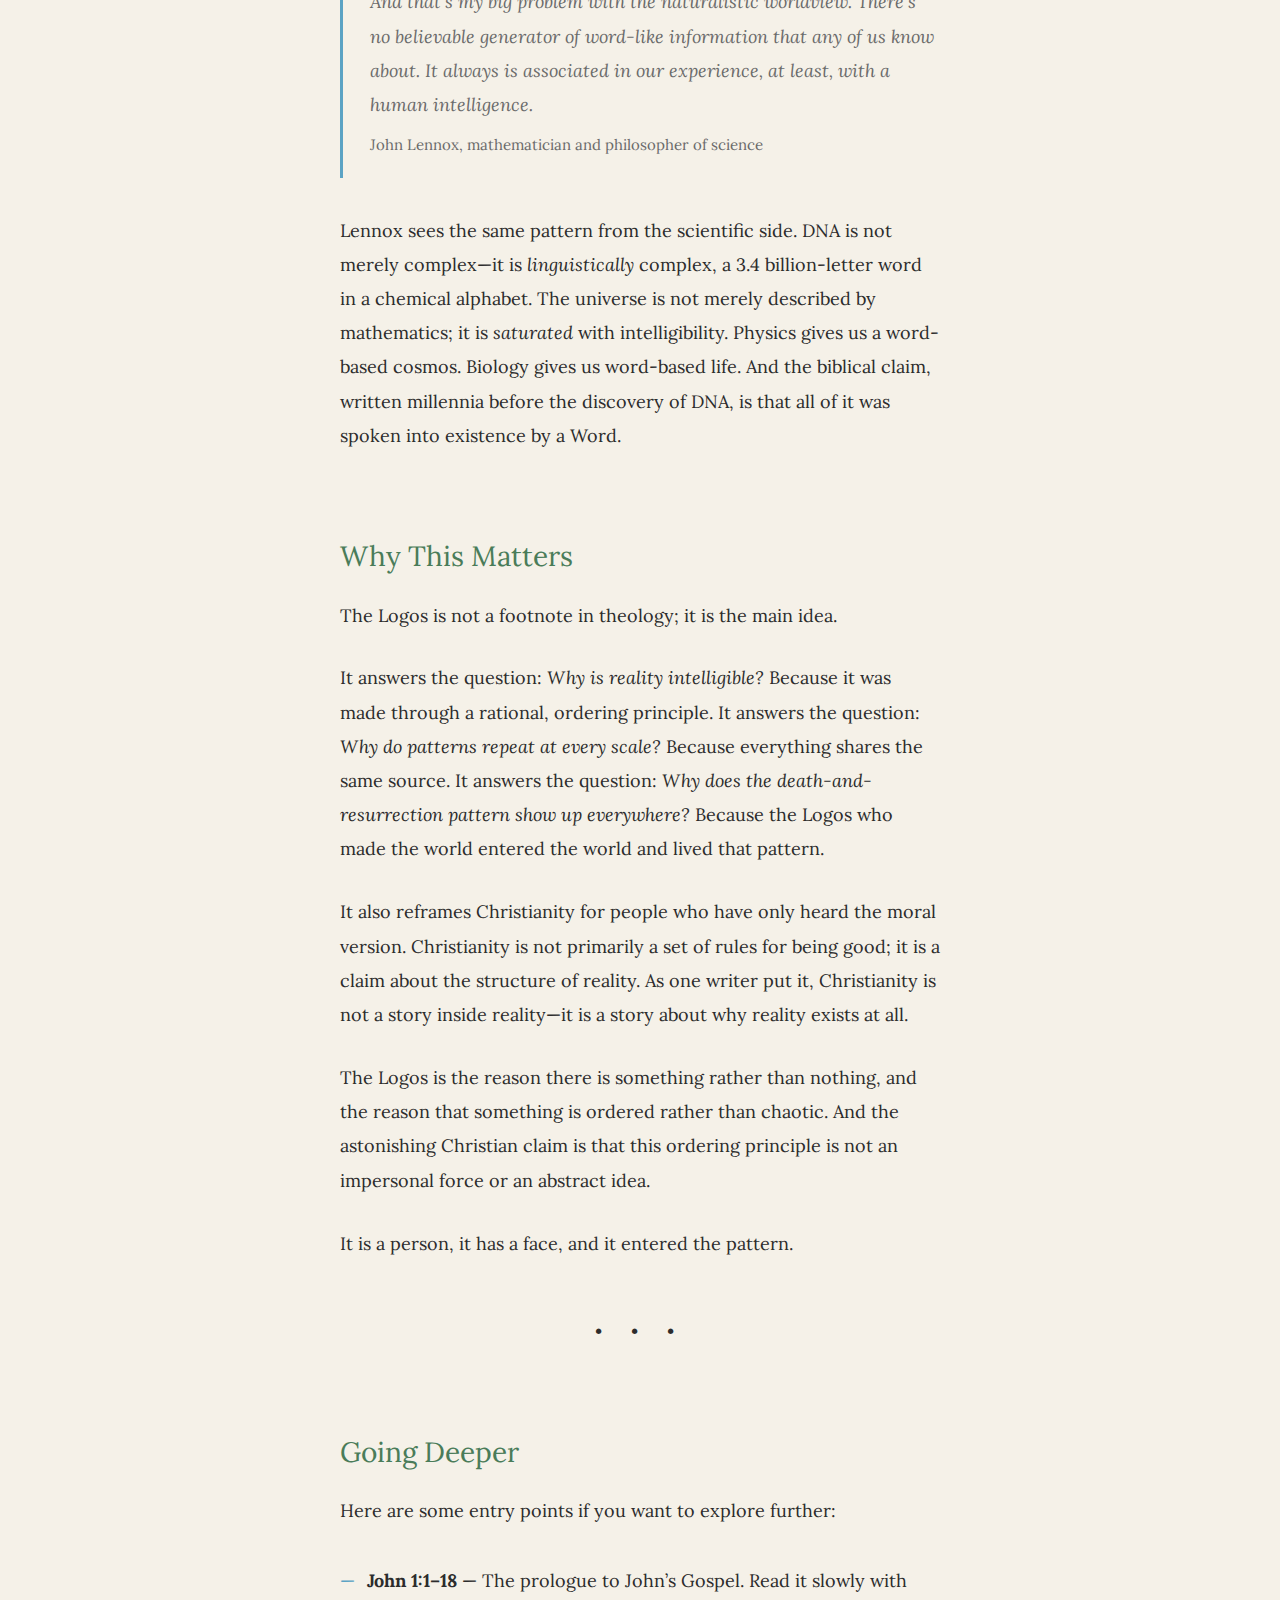
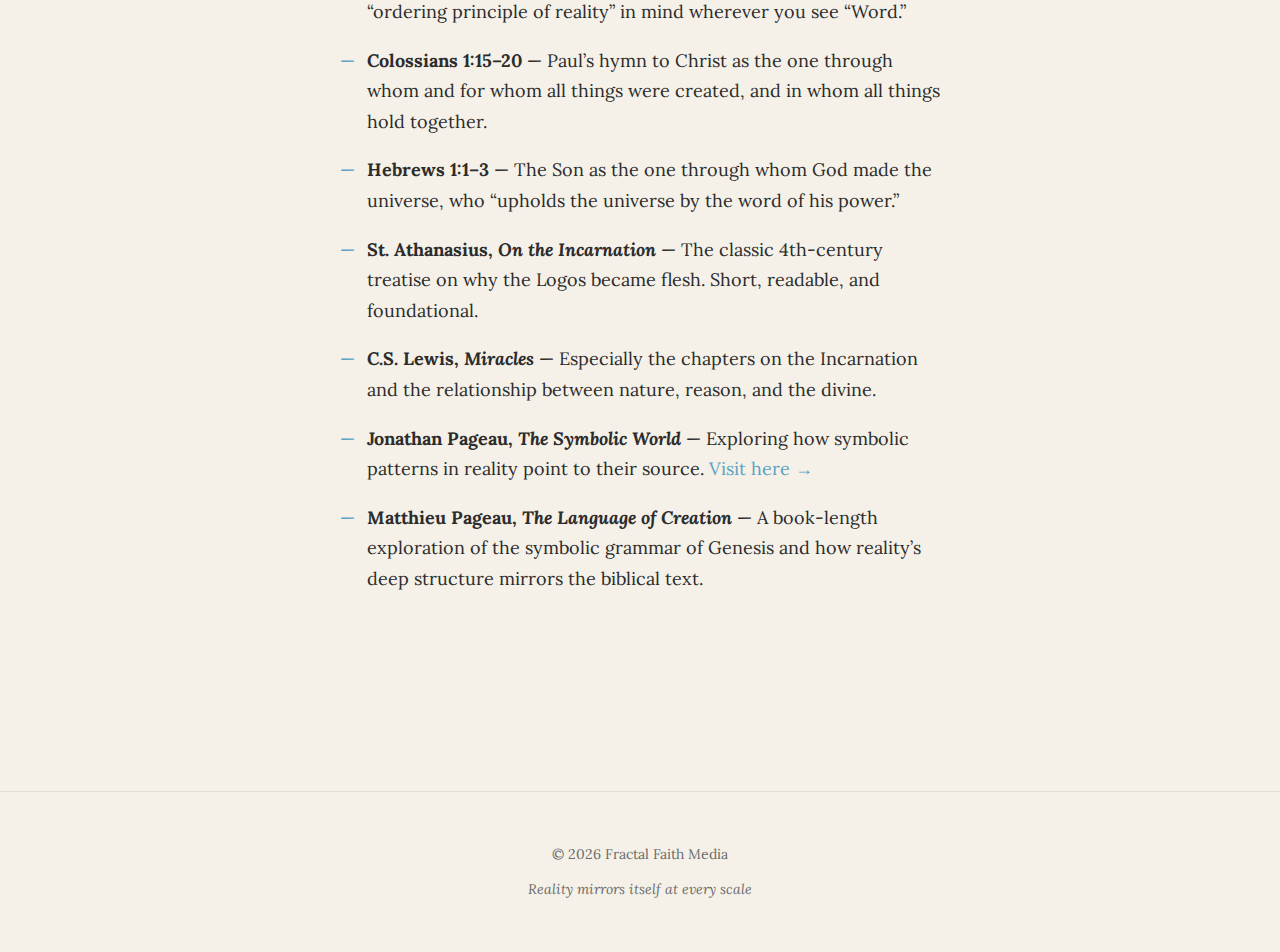
<file: logos.html>
<!DOCTYPE html>
<html lang="en">
<head>
    <meta charset="UTF-8">
    <meta name="viewport" content="width=device-width, initial-scale=1.0">
    <title>What Is the Logos? — Fractal Faith</title>
    <meta name="description" content="A primer on the Logos — the ordering principle of reality, the reason patterns repeat at every scale, and why the ancient Greeks would have recognized Jesus.">
    <link rel="canonical" href="https://fractalfaithmedia.com/logos-primer">

    <!-- Open Graph / Social Sharing -->
    <meta property="og:type" content="article">
    <meta property="og:title" content="What Is the Logos?">
    <meta property="og:description" content="The ordering principle of reality — and why it has a face. A primer tracing the Logos from Heraclitus through John's Gospel to modern science.">
    <meta property="og:url" content="https://fractalfaithmedia.com/logos-primer">
    <meta property="og:site_name" content="Fractal Faith Media">
    <!-- <meta property="og:image" content="https://fractalfaithmedia.com/assets/logos-primer-og.jpg"> -->

    <!-- Twitter Card -->
    <meta name="twitter:card" content="summary_large_image">
    <meta name="twitter:title" content="What Is the Logos?">
    <meta name="twitter:description" content="The ordering principle of reality — and why it has a face. A primer tracing the Logos from Heraclitus through John's Gospel to modern science.">
    <!-- <meta name="twitter:image" content="https://fractalfaithmedia.com/assets/logos-primer-og.jpg"> -->

    <!-- Structured Data -->
    <script type="application/ld+json">
    {
        "@context": "https://schema.org",
        "@type": "Article",
        "headline": "What Is the Logos?",
        "description": "A primer on the Logos — the ordering principle of reality, the reason patterns repeat at every scale, and why the ancient Greeks would have recognized Jesus.",
        "author": {
            "@type": "Person",
            "name": "Billy Broas",
            "url": "https://fractalfaithmedia.com"
        },
        "publisher": {
            "@type": "Organization",
            "name": "Fractal Faith Media"
        },
        "mainEntityOfPage": "https://fractalfaithmedia.com/logos-primer",
        "datePublished": "2026-02-18"
    }
    </script>

    <link rel="icon" href="favicon.svg" type="image/svg+xml">
    <link rel="preconnect" href="https://fonts.googleapis.com">
    <link rel="preconnect" href="https://fonts.gstatic.com" crossorigin>
    <link href="https://fonts.googleapis.com/css2?family=Lora:ital,wght@0,400;0,600;1,400&display=swap" rel="stylesheet">
    <link rel="stylesheet" href="css/styles.css">
    <style>
        /* Primer-specific styles */
        .primer-header {
            text-align: center;
            padding: 80px 40px 40px;
            background: var(--warm-cream);
        }

        .primer-header h1 {
            font-size: 42px;
            color: var(--forest-green);
            margin-bottom: 16px;
        }

        .primer-subtitle {
            font-size: 20px;
            font-style: italic;
            color: var(--medium-gray);
            max-width: 600px;
            margin: 0 auto;
        }

        .primer-byline {
            font-size: 15px;
            color: var(--medium-gray);
            margin-top: 20px;
        }

        .primer-byline a {
            color: var(--forest-green);
            font-weight: 600;
        }

        /* Essay body */
        .essay-body {
            max-width: 680px;
            margin: 0 auto;
            padding: 0 40px;
        }

        .essay-body p {
            font-size: 18px;
            line-height: 1.9;
            margin-bottom: 1.6em;
            color: var(--charcoal);
        }

        .essay-body h2 {
            font-size: 28px;
            color: var(--forest-green);
            margin-top: 3em;
            margin-bottom: 0.8em;
        }

        .essay-body h3 {
            font-size: 22px;
            color: var(--forest-green);
            margin-top: 2.5em;
            margin-bottom: 0.6em;
        }

        /* Greek text */
        .greek {
            font-size: 24px;
            text-align: center;
            color: var(--forest-green);
            letter-spacing: 1px;
            margin: 0.5em 0 0.4em;
            font-style: italic;
        }

        .greek-translation {
            text-align: center;
            font-style: italic;
            color: var(--medium-gray);
            margin-bottom: 2em;
            font-size: 17px;
        }

        /* Blockquotes */
        .essay-body blockquote {
            border-left: 3px solid var(--sky-blue);
            margin: 2em 0;
            padding: 1em 0 1em 1.5em;
            background: transparent;
        }

        .essay-body blockquote p {
            font-style: italic;
            color: var(--medium-gray);
            margin-bottom: 0.5em;
        }

        .essay-body blockquote p:last-child {
            margin-bottom: 0;
        }

        .quote-source {
            font-style: normal;
            font-size: 15px;
            color: var(--medium-gray);
            display: block;
            margin-top: 0.5em;
        }

        /* Section breaks */
        .section-break {
            text-align: center;
            margin: 3em 0;
            color: var(--sky-blue);
            font-size: 20px;
            letter-spacing: 12px;
        }

        /* Emphasis box */
        .insight-box {
            background: var(--cloud-white);
            border: 2px solid var(--sky-blue);
            border-radius: 8px;
            padding: 30px;
            margin: 2em 0;
        }

        .insight-box p {
            margin-bottom: 0.8em;
        }

        .insight-box p:last-child {
            margin-bottom: 0;
        }

        /* The pattern list */
        .pattern-list {
            list-style: none;
            padding: 0;
            margin: 1.5em 0;
        }

        .pattern-list li {
            padding: 0.5em 0;
            padding-left: 1.5em;
            position: relative;
            font-size: 18px;
            line-height: 1.7;
        }

        .pattern-list li::before {
            content: "—";
            position: absolute;
            left: 0;
            color: var(--sky-blue);
        }


        /* Responsive */
        @media (max-width: 768px) {
            .primer-header {
                padding: 50px 20px 30px;
            }

            .primer-header h1 {
                font-size: 32px;
            }

            .essay-body {
                padding: 0 20px;
            }

            .essay-body h2 {
                font-size: 24px;
            }

            .greek {
                font-size: 20px;
            }
        }
    </style>
    <!-- Fathom - beautiful, simple website analytics -->
    <script src="https://cdn.usefathom.com/script.js" data-site="MLZFFIPV" defer></script>
    <!-- / Fathom -->
</head>
<body>
    <!-- Navigation -->
    <nav class="nav">
        <div class="nav-container">
            <a href="index.html" class="nav-logo">FRACTAL FAITH</a>
            <ul class="nav-links">
                <li><a href="index.html">Home</a></li>
                <li><a href="content.html">Content</a></li>
                <li><a href="index.html#about">About</a></li>
            </ul>
        </div>
    </nav>

    <!-- Header -->
    <header class="primer-header">
        <h1>What Is the Logos?</h1>
        <p class="primer-subtitle">The ordering principle of reality&mdash;and why it has a face.</p>
        <p class="primer-byline">by <a href="index.html#about">Billy Broas</a></p>
    </header>

    <!-- Essay -->
    <section class="section">
        <div class="essay-body">

            <p class="greek">En arch&#275; &#275;n ho Logos.</p>
            <p class="greek-translation">&ldquo;In the beginning was the Word.&rdquo; &mdash; John 1:1</p>

            <p>
                For a long time, that sentence didn&rsquo;t mean much to me. It sounded like a poetic way to start a gospel, a nice phrase for a church banner.
            </p>
            <p>
                But the word <em>Logos</em> would have stopped John&rsquo;s first readers in their tracks. They were steeped in Greek philosophy, and they knew exactly what <em>Logos</em> meant&mdash;and it wasn&rsquo;t just &ldquo;word.&rdquo;
            </p>

            <h2>A 600-Year Conversation</h2>

            <p>
                For six centuries before Christ, Greek thinkers had been asking a question: <em>Why is the world ordered instead of chaotic?</em>
            </p>
            <p>
                Look around. Trees branch in predictable patterns, seasons cycle, and mathematics works. The universe is not random noise&mdash;it is intelligible. Something holds it together, and the Greeks wanted to know what.
            </p>
            <p>
                They called that something the <em>Logos</em>.
            </p>
            <p>
                The word doesn&rsquo;t have a clean English translation. It means <em>word</em>, but also <em>reason</em>, <em>order</em>, <em>pattern</em>&mdash;<em>the principle that makes things intelligible</em>. It is the reason things hold together instead of flying apart.
            </p>
            <p>
                Heraclitus, writing around 500 BC, proposed that a universal <em>Logos</em> governed all change&mdash;an ordering principle in the cosmos analogous to the reasoning power of the human mind.
            </p>
            <p>
                The Stoics expanded on this. They defined the Logos as an active, rational, spiritual principle that permeated all of reality. They called it providence, nature, god, and the soul of the universe.
            </p>
            <p>
                Then came Philo of Alexandria, a Jewish philosopher writing in the first century. He taught that the Logos was the intermediary between God and the cosmos&mdash;both the agent of creation and the means by which the human mind can reach toward the divine.
            </p>
            <p>
                By the time John sat down to write his gospel, <em>Logos</em> was loaded with six hundred years of philosophical weight. It meant: the invisible, rational, ordering principle behind everything that exists.
            </p>

            <h2>A Pattern You Can See</h2>

            <p>
                Here&rsquo;s what makes the Logos more than philosophy. You can <em>see</em> it.
            </p>
            <p>
                Look at a tree in winter. The trunk splits into branches, each branch splits into smaller branches, and each twig splits again. The small part looks like the whole thing&mdash;a branch is a small tree, and a twig is an even smaller tree.
            </p>
            <p>
                Now look at your lungs: one airway branches into smaller airways, into smaller ones, down to millions of alveoli&mdash;the same branching pattern. Or look at a river system from above, with tributaries feeding into larger streams, feeding into the main channel. The same shape again.
            </p>
            <p>
                Trees. Lungs. Rivers. Lightning. Root systems. Blood vessels. The same pattern at every scale.
            </p>
            <p>
                Or consider a seed. It falls into the ground and appears to die, but from that death, new life emerges&mdash;a plant, a tree, fruit, more seeds. Death and resurrection. You see it in seeds, in seasons, in stories, and in civilizations that collapse and are reborn. The same pattern at every scale.
            </p>
            <p>
                Or consider the relationship between the one and the many. You are <em>one</em> person, made of <em>many</em> cells. Your family is one, made of many members. Your city is one, made of many neighborhoods. Your body is one, made of many organs. Everywhere you look: unity holding multiplicity together.
            </p>
            <p>
                These patterns are not accidents or coincidences. They are the signature of something.
            </p>
            <p>
                The Greeks would have said: that something is the <em>Logos</em>.
            </p>

            <h2>Every Created Thing Has Its Own <em>Logos</em></h2>

            <p>
                In the 7th century, a Christian theologian named Maximus the Confessor took this further. He taught that every created thing has its own <em>logos</em>&mdash;its own reason, its own pattern, its own divine principle.
            </p>
            <p>
                The branching pattern of an oak tree is that tree&rsquo;s <em>logos</em>. The death-and-rebirth cycle of a seed is that seed&rsquo;s <em>logos</em>. The way your body holds trillions of cells together as one living person is your body&rsquo;s <em>logos</em>.
            </p>
            <p>
                And all of these small <em>logoi</em> (the plural) are held together in the one <em>Logos</em>.
            </p>

            <div class="insight-box">
                <p>
                    Think of it this way: every pattern you see in creation is a word in a sentence. Every sentence is part of a paragraph. Every paragraph part of a chapter. And the whole book is spoken by one Voice.
                </p>
                <p>
                    That Voice is the <em>Logos</em>.
                </p>
            </div>

            <p>
                When you see order in nature, you are seeing the Logos at work. Not as a proof, not as an argument&mdash;but as an appearance. As Jonathan Pageau puts it: &ldquo;The Logos IS the ordering principle. When you see order, you see Logos.&rdquo;
            </p>

            <h2>John&rsquo;s Bombshell</h2>

            <p>
                Now read John 1:1 again with all of this in mind.
            </p>

            <blockquote>
                <p>In the beginning was the Logos, and the Logos was with God, and the Logos was God. He was with God in the beginning. Through him all things were made; without him nothing was made that has been made.</p>
            </blockquote>

            <p>
                John is not inventing a concept; he is hijacking one.
            </p>
            <p>
                He&rsquo;s telling his Greek-educated readers: <em>That ordering principle you&rsquo;ve been talking about for six hundred years? That invisible reason behind all reality? That ground of intelligibility? It&rsquo;s not an abstraction, and it&rsquo;s not a force. It&rsquo;s a person, and he has a name.</em>
            </p>
            <p>
                And then, fourteen verses later, the line that changed everything:
            </p>

            <blockquote>
                <p>And the Logos became flesh and dwelt among us.</p>
                <p><span class="quote-source">John 1:14</span></p>
            </blockquote>

            <p>
                The ordering principle of the universe&mdash;the pattern behind all patterns, the reason anything is intelligible at all&mdash;entered the pattern it created. The author walked into his own story. The Logos became a seed, was buried, and rose.
            </p>

            <blockquote>
                <p>In the Christian story God descends to re-ascend. He comes down; down from the heights of absolute being into time and space, down into humanity&hellip; But He goes down to come up again and bring the whole ruined world up with Him.</p>
                <p><span class="quote-source">C.S. Lewis, <em>Miracles</em></span></p>
            </blockquote>

            <p>
                Lewis saw the death-and-resurrection pattern written everywhere&mdash;in seeds, in seasons, in the moral life&mdash;and traced it to its source. The pattern is in nature, he argued, because it was first in God. Every seed that falls into the ground and rises is a minor-key transposition of the divine theme. The myths of dying gods&mdash;Adonis, Osiris&mdash;were not inventions that Christianity copied. They were dim portraits derived from the facts of nature, and the facts of nature from her Creator.
            </p>

            <h2>Not God&rsquo;s Plan B</h2>

            <p>
                Here is where most explanations of the Logos stop: they treat the Incarnation as a rescue mission, God&rsquo;s backup plan after humanity sinned. But the Christian tradition says something far stranger.
            </p>
            <p>
                The Incarnation is not a late intervention but rather the original pattern that creation was always pointing toward. As Revelation puts it, Christ is &ldquo;the Lamb slain from the foundation of the world.&rdquo;
            </p>
            <p>
                The pattern of death and resurrection that shows up everywhere&mdash;in seeds, in seasons, in stories&mdash;is not a coincidence that happens to resemble the gospel. The gospel is the <em>source</em> of the pattern. Creation echoes it because creation was made <em>through</em> the Logos.
            </p>

            <blockquote>
                <p>He is before all things, and in him all things hold together.</p>
                <p><span class="quote-source">Colossians 1:17</span></p>
            </blockquote>

            <p>
                This is not poetry, but rather, a metaphysical claim. The Logos is the underlying logic of all being&mdash;the reason mathematics works, why stories resolve, and why a cell knows how to divide and a seed knows how to die and rise.
            </p>

            <blockquote>
                <p>The renewal of creation has been the work of the self-same Word that made it at the beginning. For it will appear not inconsonant for the Father to have wrought its salvation in him by whose means he made it.</p>
                <p><span class="quote-source">St. Athanasius, <em>On the Incarnation</em> (&sect;1)</span></p>
            </blockquote>

            <p>
                Athanasius&rsquo;s logic is airtight: the Logos made the world; therefore only the Logos can remake it. It would be, he says, &ldquo;not worthy of God&rsquo;s goodness&rdquo; to let his creation dissolve back into non-being. So the Word who spoke the world into existence entered it from within&mdash;not as a visitor, but as the original author rewriting the story from the inside.
            </p>

            <h2>The Word That Cuts</h2>

            <p>
                If the Logos is what holds things together, there is also a force that tears them apart.
            </p>
            <p>
                It&rsquo;s a very small word: <em>just</em>.
            </p>
            <p>
                &ldquo;It&rsquo;s <em>just</em> molecules.&rdquo; Suddenly food is no longer a family meal. The meaning vanishes. What&rsquo;s left is a pile of atoms.
            </p>
            <p>
                &ldquo;It&rsquo;s <em>just</em> a piece of paper.&rdquo; A marriage becomes nothing.
            </p>
            <p>
                &ldquo;It&rsquo;s <em>just</em> a game.&rdquo; Your team becomes people running around a field.
            </p>
            <p>
                &ldquo;It&rsquo;s <em>just</em> random branching.&rdquo; The tree loses its grammar.
            </p>
            <p>
                Every time you hear &ldquo;just,&rdquo; someone is swinging an axe, severing the invisible <em>logos</em> of a thing from its visible parts, chopping meaning off of matter and turning something real into a pile.
            </p>
            <p>
                You can touch the wheels, the seats, the engine. You can&rsquo;t touch &ldquo;car.&rdquo; But &ldquo;car&rdquo; is real&mdash;it&rsquo;s what makes the parts a car and not a heap of metal. The invisible one is the most real thing about the many. Without it, the many fall apart.
            </p>
            <p>
                The modern world swings this axe constantly. It tells us that the physical parts are all that&rsquo;s real, and the pattern that holds them together is &ldquo;just&rdquo; a concept in our heads. The Logos tradition says the opposite: the pattern is the most real thing. The parts participate in it.
            </p>

            <blockquote>
                <p>At the heart of the two sides, physics and biology, it&rsquo;s word-based. And that&rsquo;s my big problem with the naturalistic worldview. There&rsquo;s no believable generator of word-like information that any of us know about. It always is associated in our experience, at least, with a human intelligence.</p>
                <p><span class="quote-source">John Lennox, mathematician and philosopher of science</span></p>
            </blockquote>

            <p>
                Lennox sees the same pattern from the scientific side. DNA is not merely complex&mdash;it is <em>linguistically</em> complex, a 3.4 billion-letter word in a chemical alphabet. The universe is not merely described by mathematics; it is <em>saturated</em> with intelligibility. Physics gives us a word-based cosmos. Biology gives us word-based life. And the biblical claim, written millennia before the discovery of DNA, is that all of it was spoken into existence by a Word.
            </p>

            <h2>Why This Matters</h2>

            <p>
                The Logos is not a footnote in theology; it is the main idea.
            </p>
            <p>
                It answers the question: <em>Why is reality intelligible?</em> Because it was made through a rational, ordering principle. It answers the question: <em>Why do patterns repeat at every scale?</em> Because everything shares the same source. It answers the question: <em>Why does the death-and-resurrection pattern show up everywhere?</em> Because the Logos who made the world entered the world and lived that pattern.
            </p>
            <p>
                It also reframes Christianity for people who have only heard the moral version. Christianity is not primarily a set of rules for being good; it is a claim about the structure of reality. As one writer put it, Christianity is not a story inside reality&mdash;it is a story about why reality exists at all.
            </p>
            <p>
                The Logos is the reason there is something rather than nothing, and the reason that something is ordered rather than chaotic. And the astonishing Christian claim is that this ordering principle is not an impersonal force or an abstract idea.
            </p>
            <p>
                It is a person, it has a face, and it entered the pattern.
            </p>

            <p class="section-break">&bull; &bull; &bull;</p>

            <h2>Going Deeper</h2>

            <p>Here are some entry points if you want to explore further:</p>

            <ul class="pattern-list">
                <li><strong>John 1:1&ndash;18</strong> &mdash; The prologue to John&rsquo;s Gospel. Read it slowly with &ldquo;ordering principle of reality&rdquo; in mind wherever you see &ldquo;Word.&rdquo;</li>
                <li><strong>Colossians 1:15&ndash;20</strong> &mdash; Paul&rsquo;s hymn to Christ as the one through whom and for whom all things were created, and in whom all things hold together.</li>
                <li><strong>Hebrews 1:1&ndash;3</strong> &mdash; The Son as the one through whom God made the universe, who &ldquo;upholds the universe by the word of his power.&rdquo;</li>
                <li><strong>St. Athanasius, <em>On the Incarnation</em></strong> &mdash; The classic 4th-century treatise on why the Logos became flesh. Short, readable, and foundational.</li>
                <li><strong>C.S. Lewis, <em>Miracles</em></strong> &mdash; Especially the chapters on the Incarnation and the relationship between nature, reason, and the divine.</li>
                <li><strong>Jonathan Pageau, <em>The Symbolic World</em></strong> &mdash; Exploring how symbolic patterns in reality point to their source. <a href="https://www.thesymbolicworld.com/" target="_blank" rel="noopener">Visit here &rarr;</a></li>
                <li><strong>Matthieu Pageau, <em>The Language of Creation</em></strong> &mdash; A book-length exploration of the symbolic grammar of Genesis and how reality&rsquo;s deep structure mirrors the biblical text.</li>
            </ul>

        </div>
    </section>

    <!-- Footer -->
    <footer class="footer">
        <p class="footer-copyright">&copy; 2026 Fractal Faith Media</p>
        <p class="footer-tagline">Reality mirrors itself at every scale</p>
    </footer>
</body>
</html>
</file>
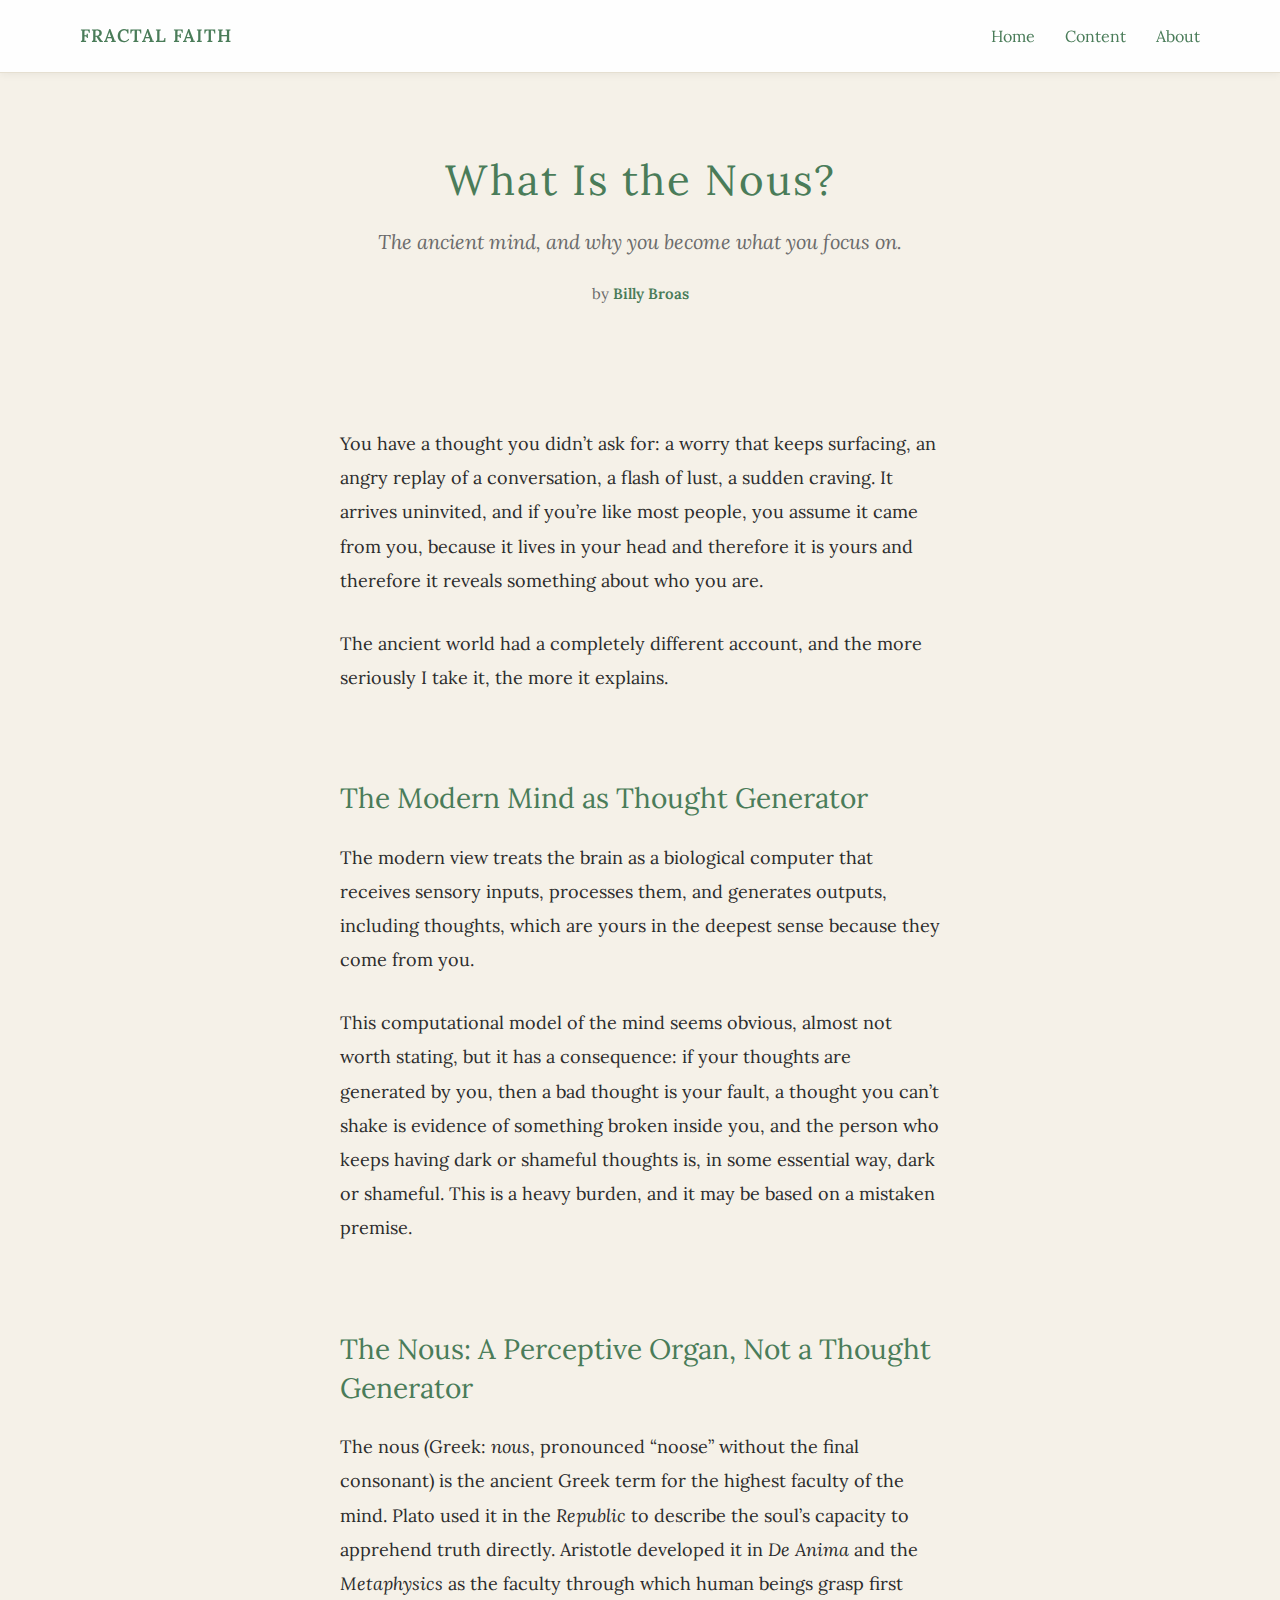
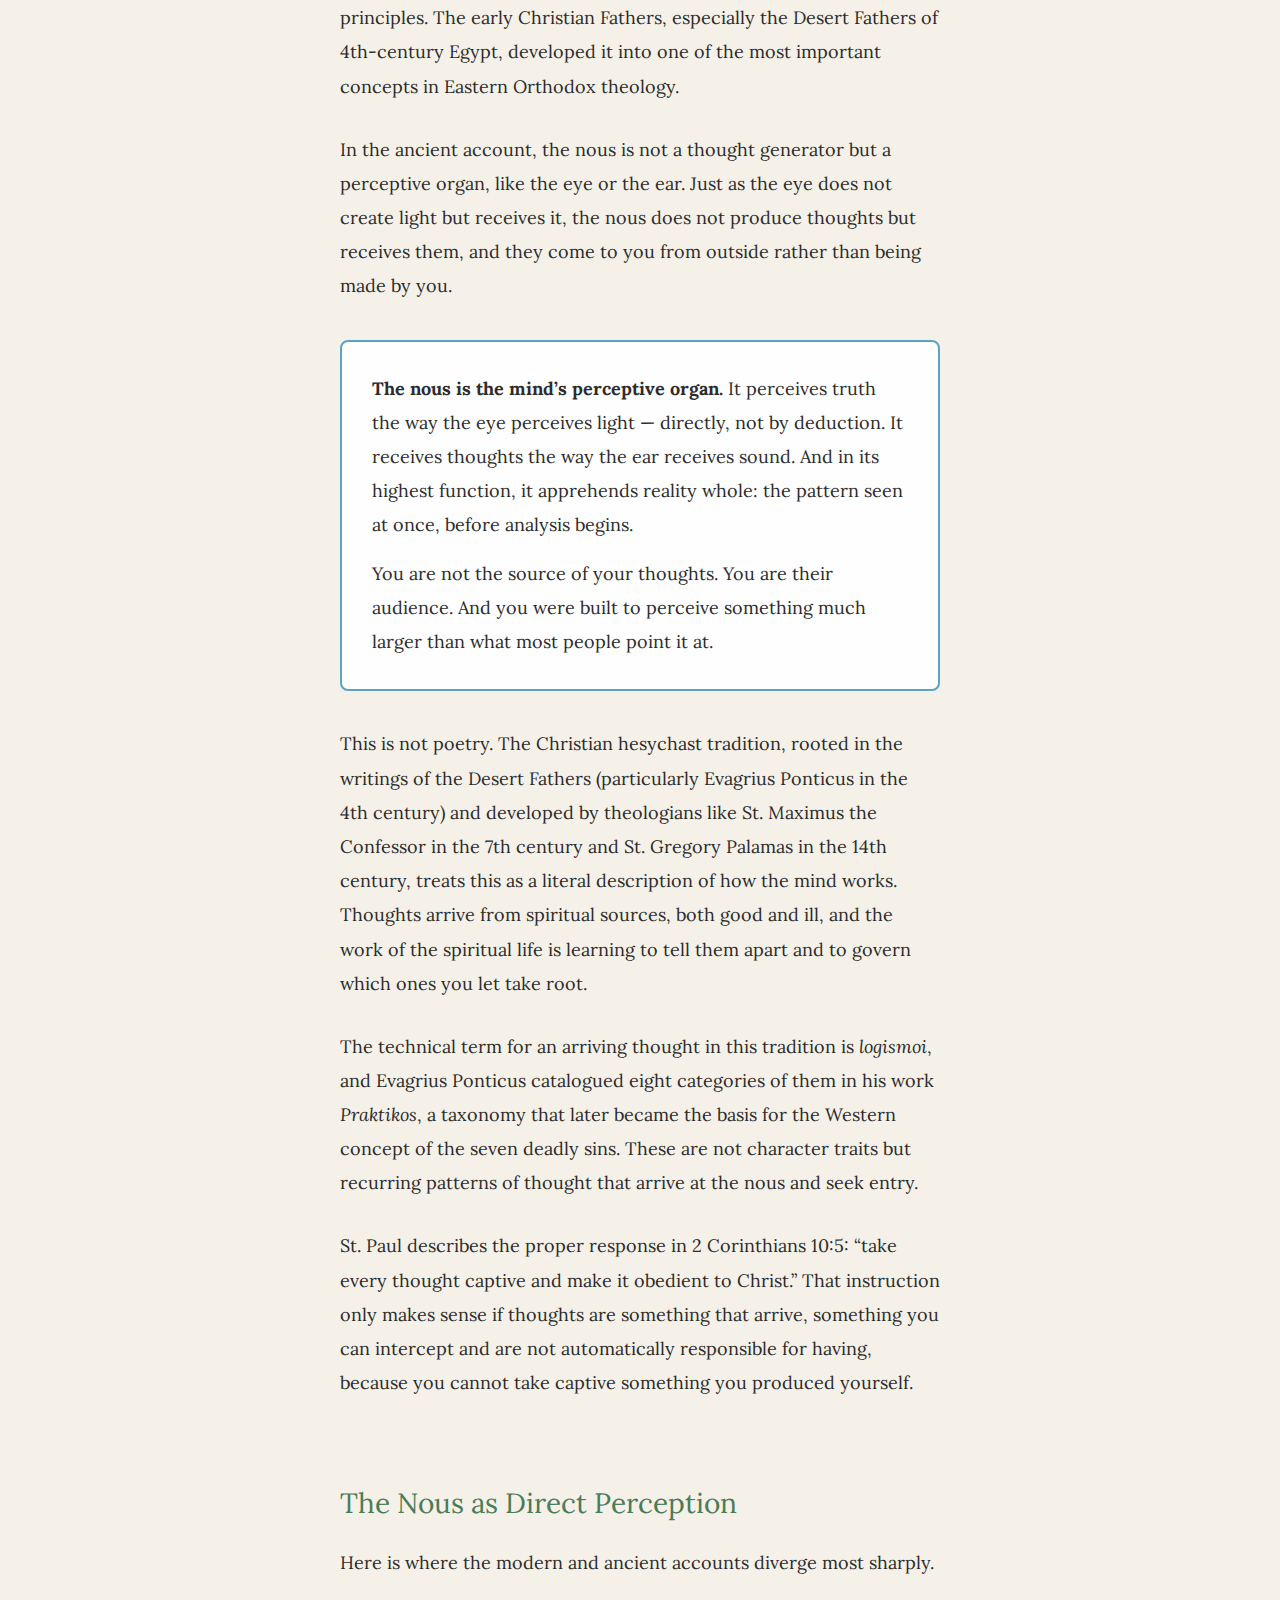
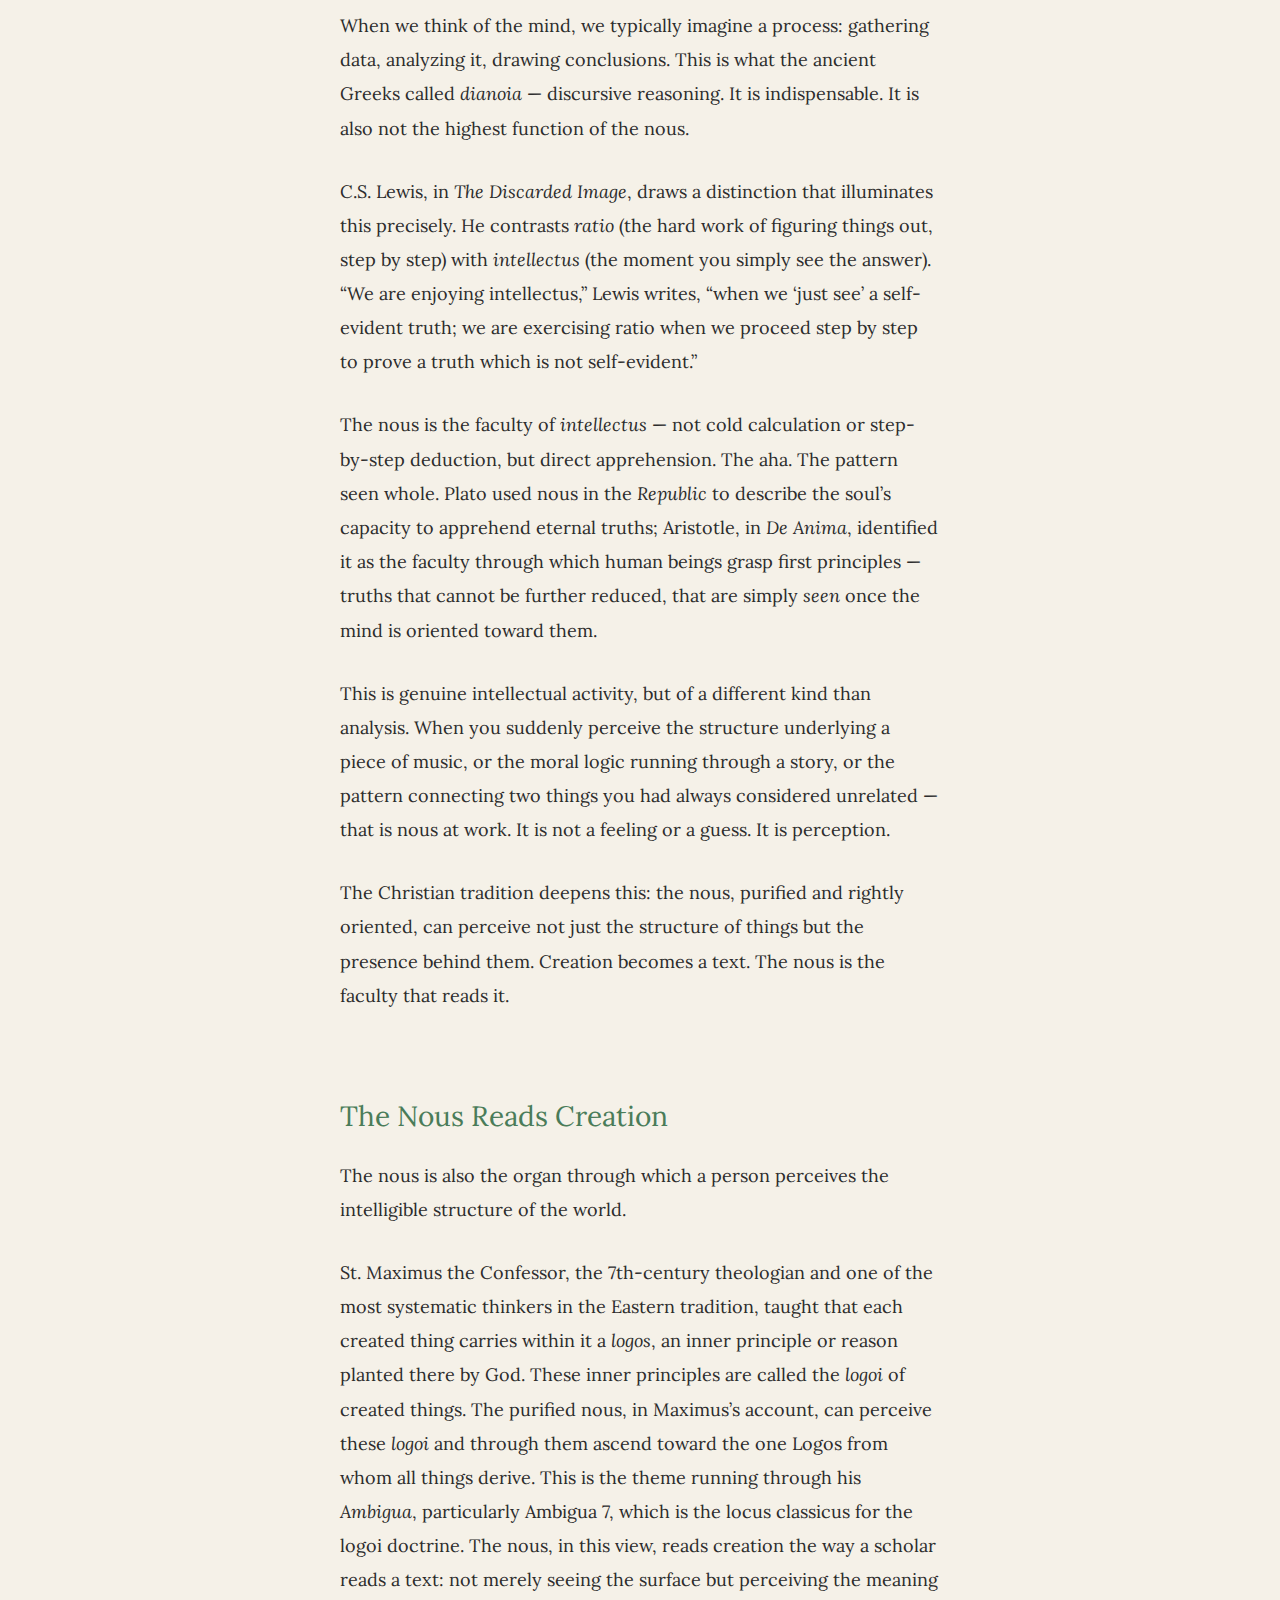
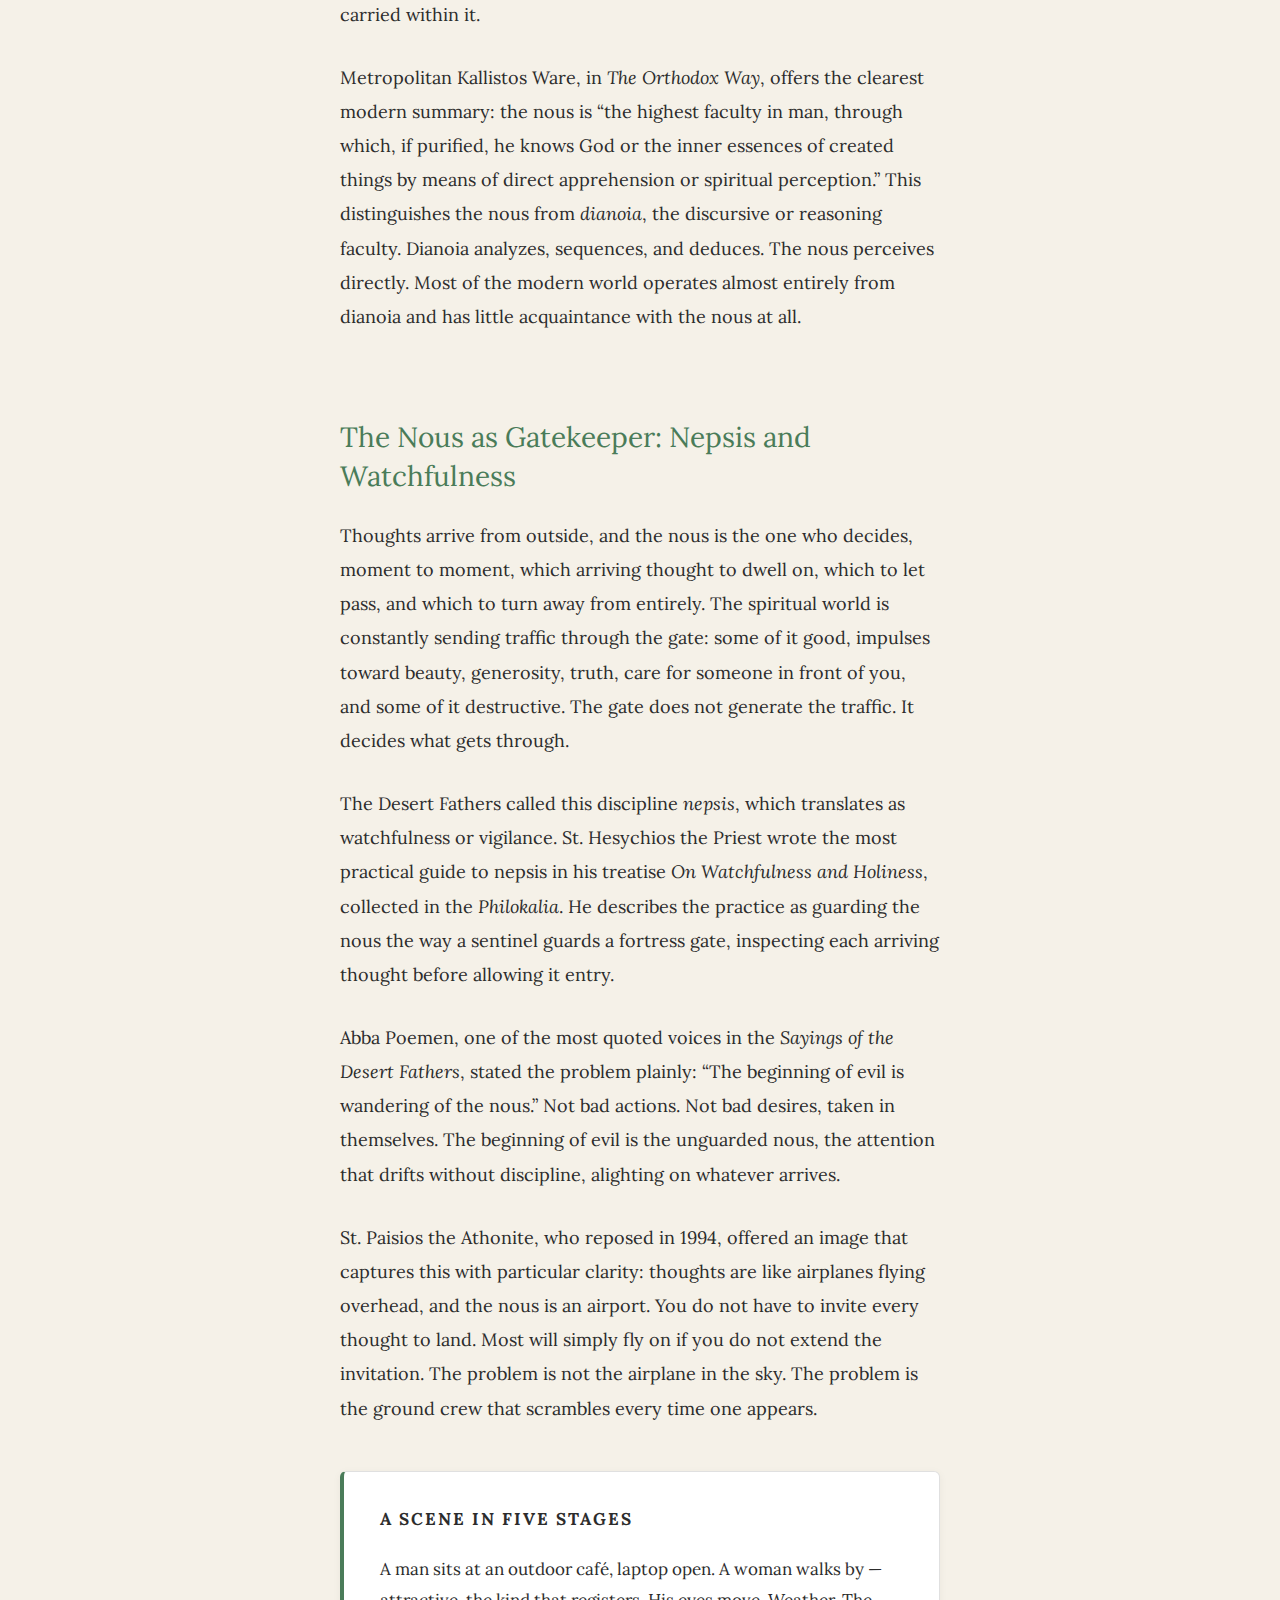
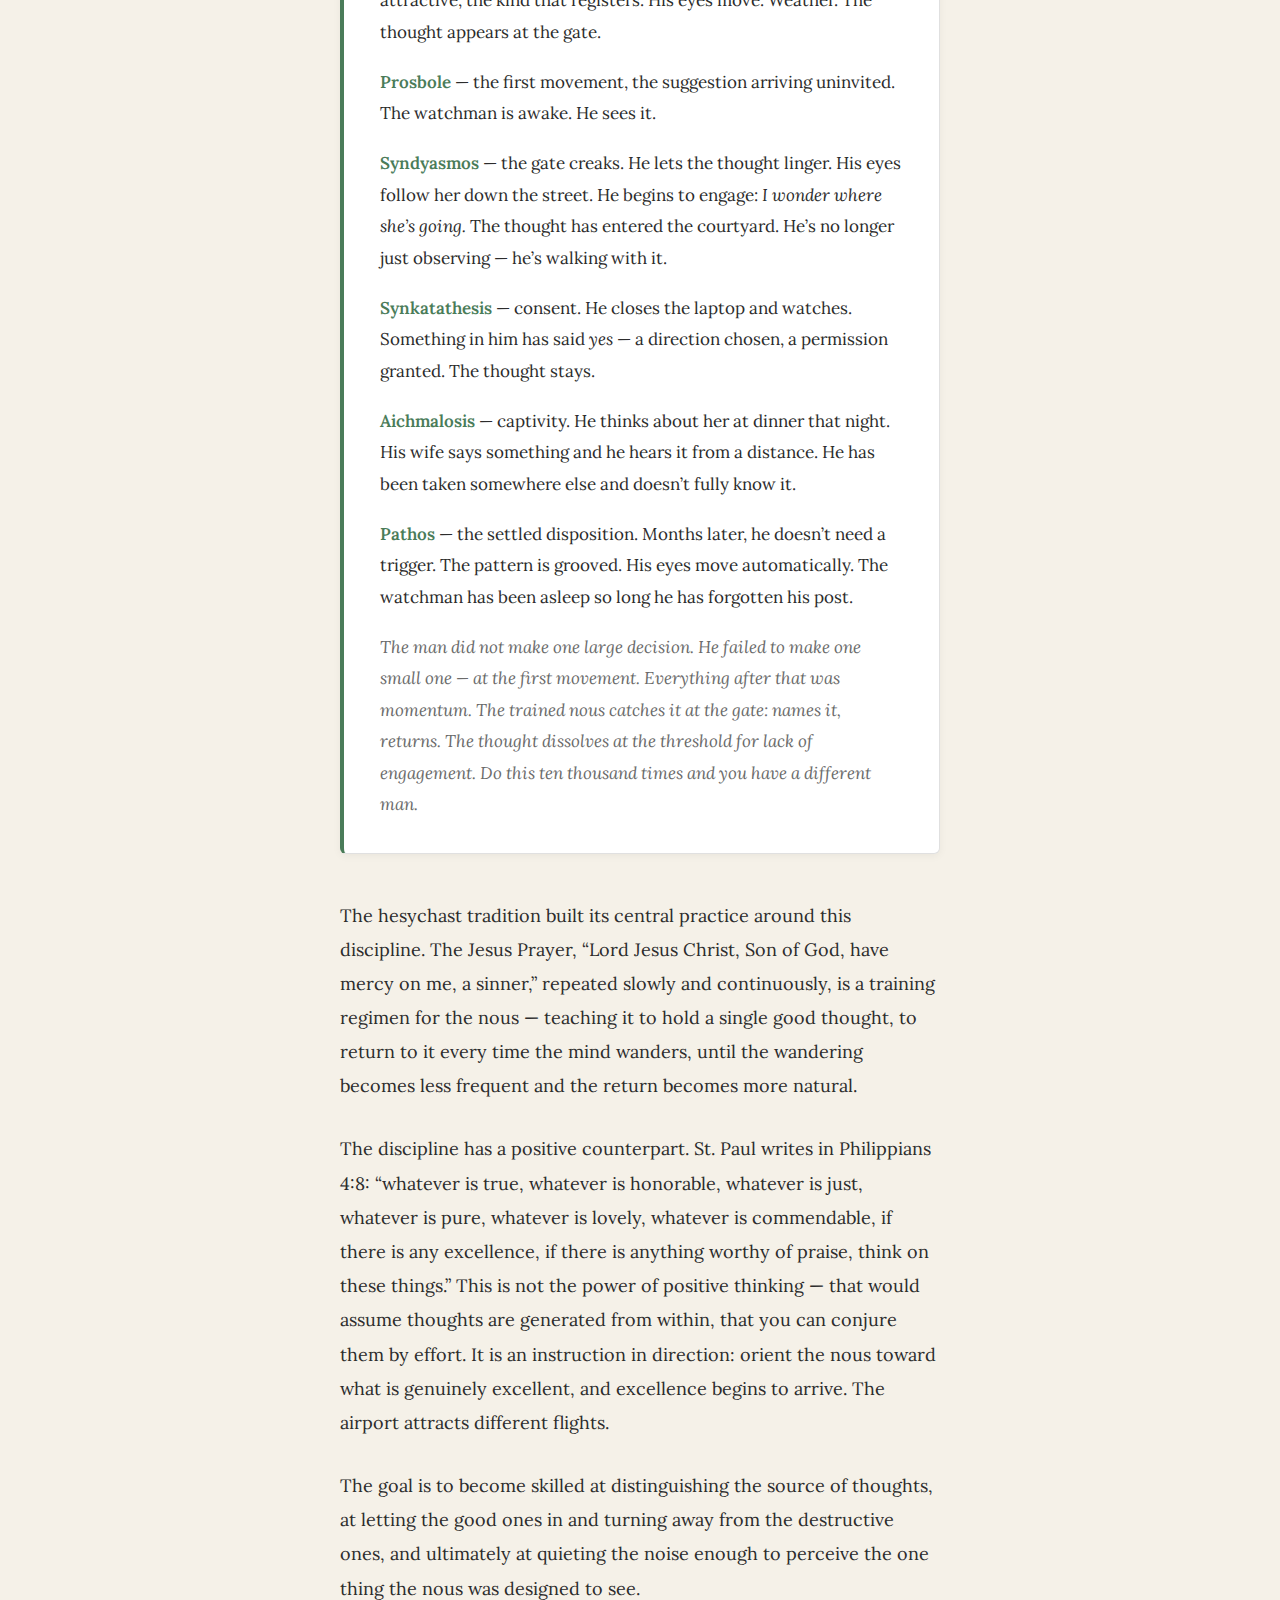
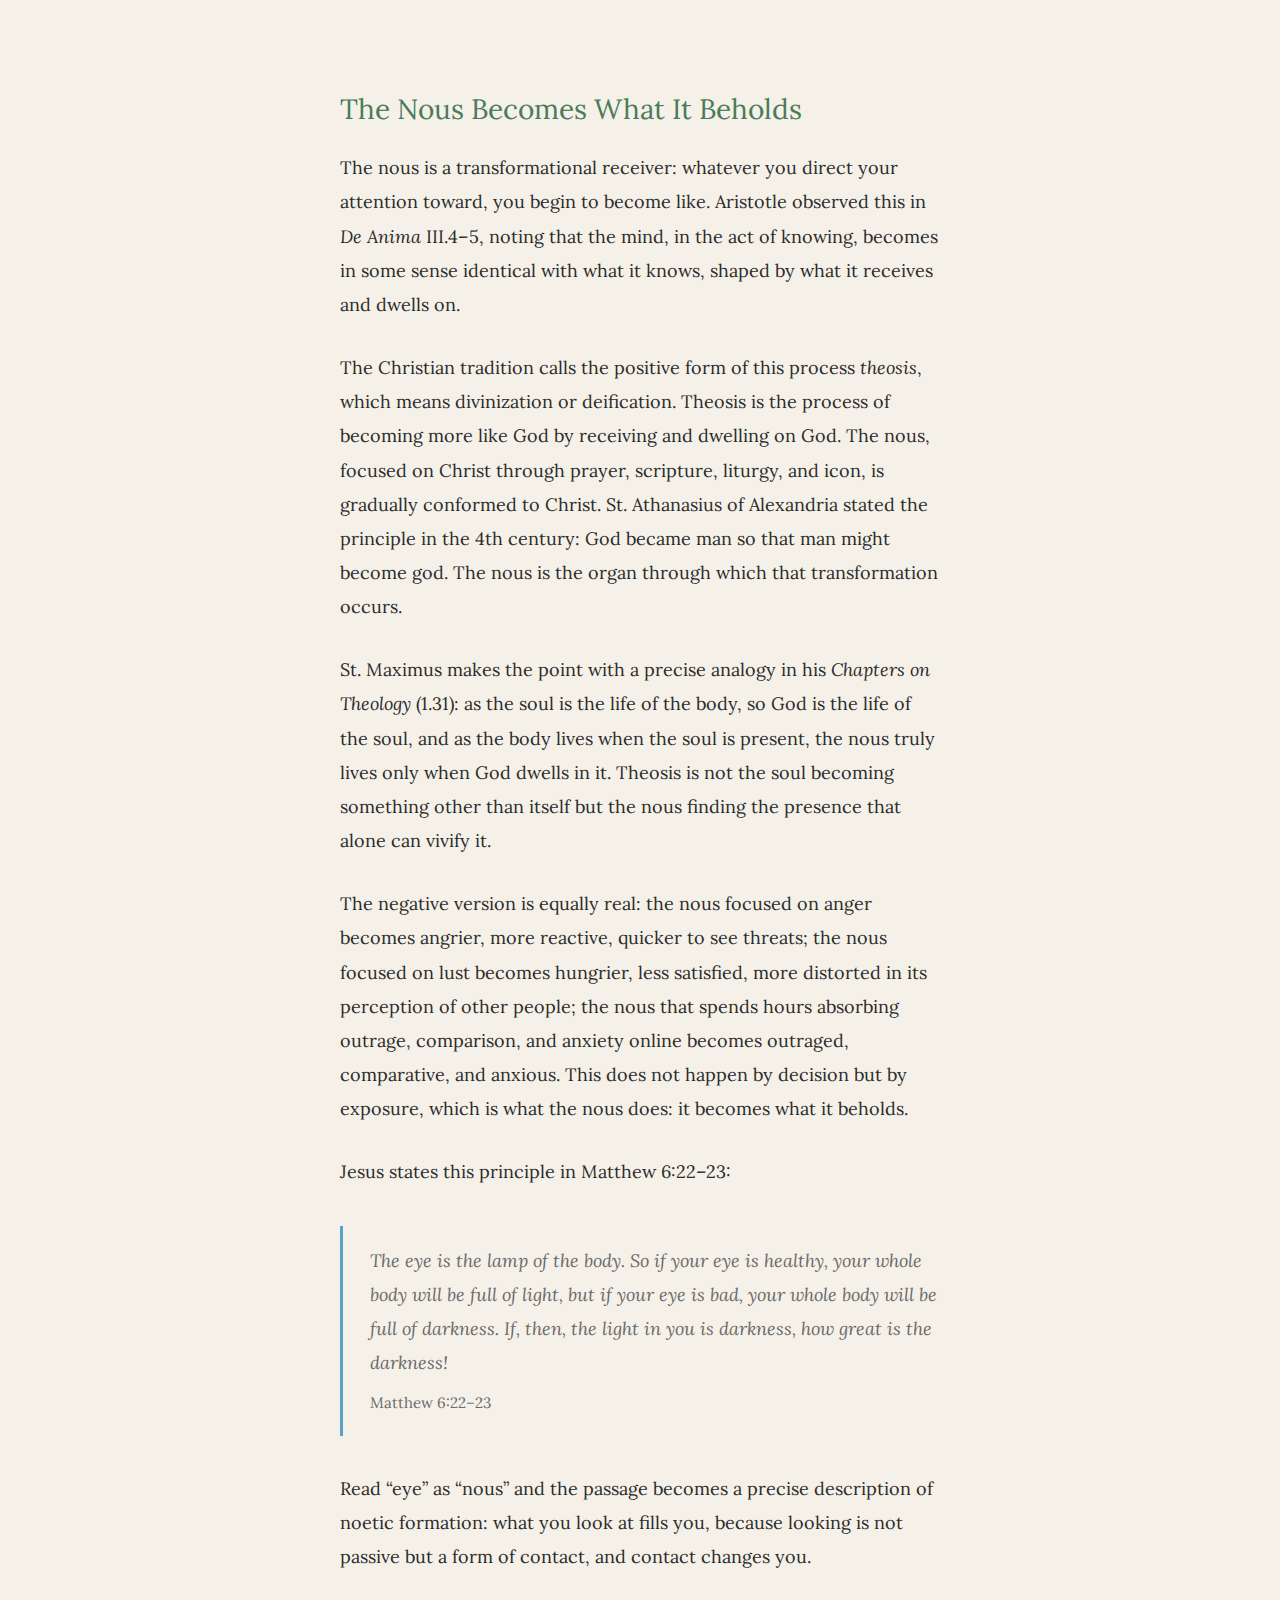
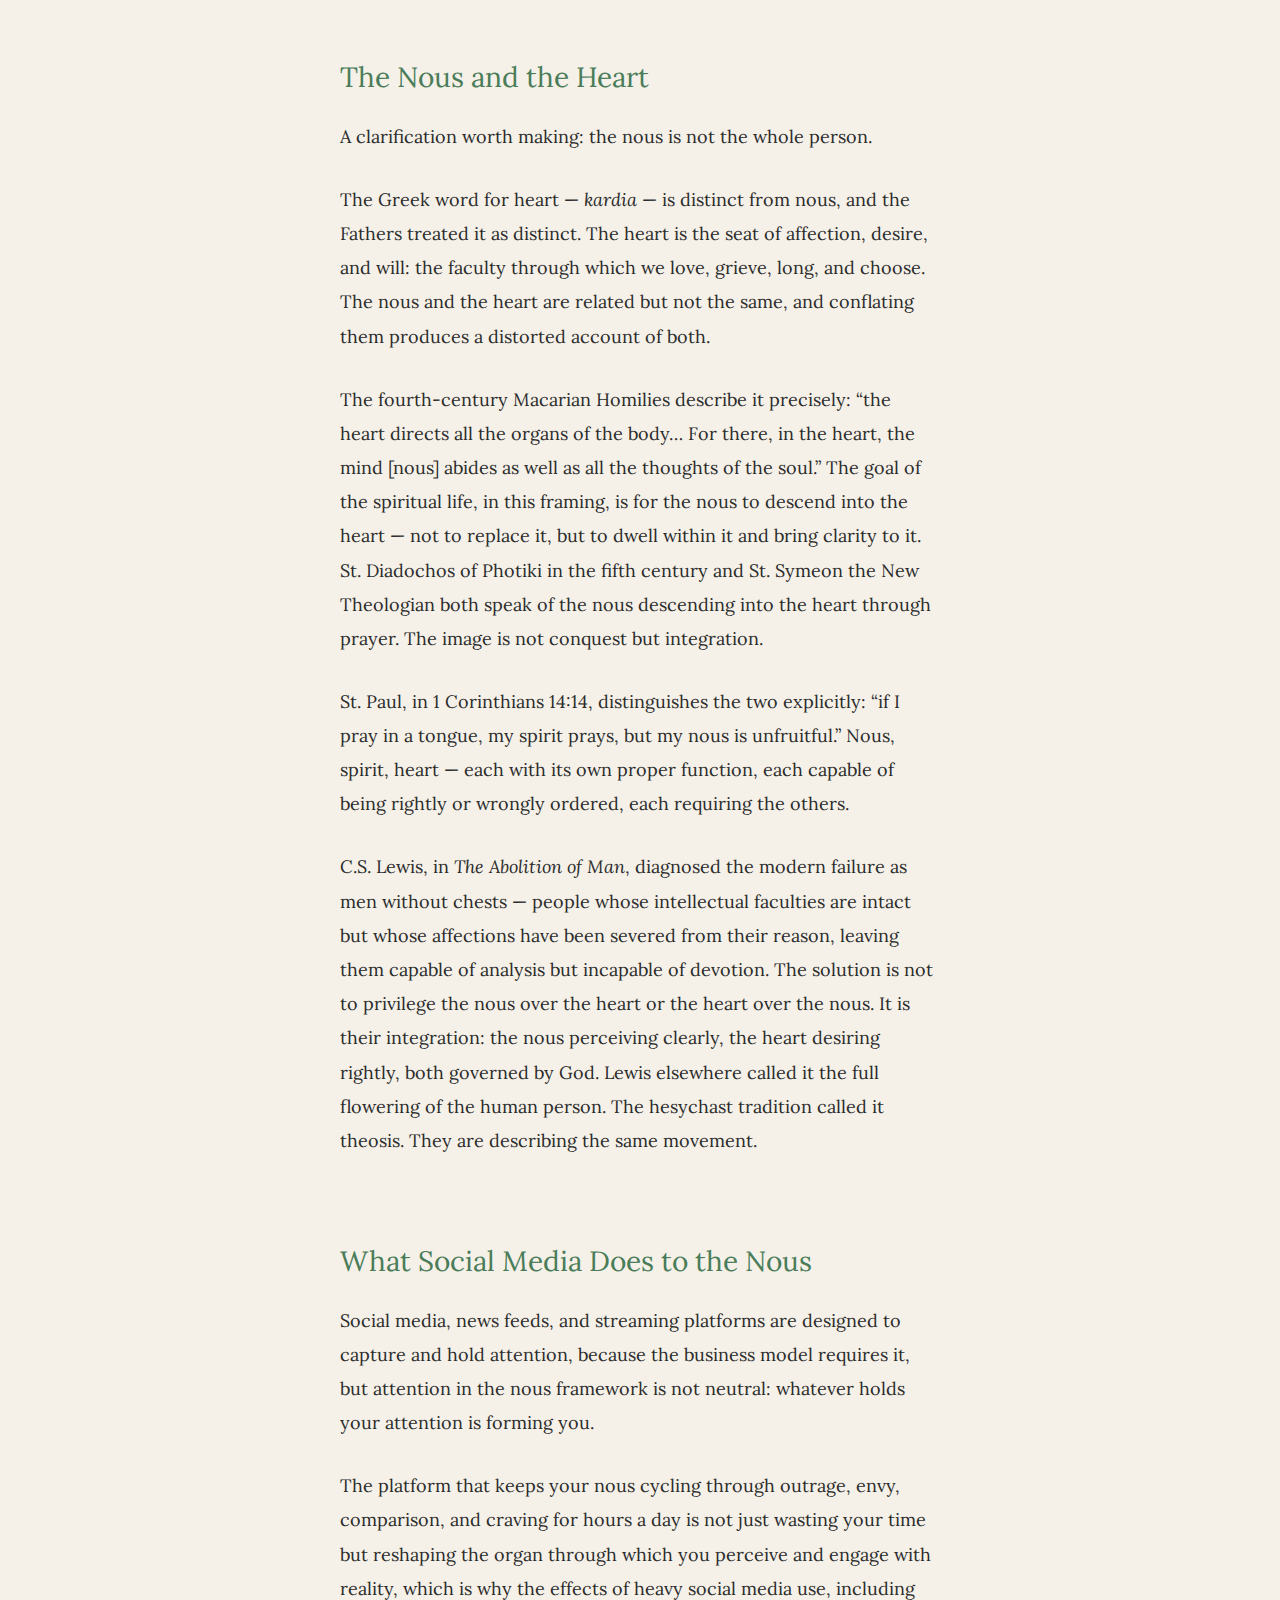
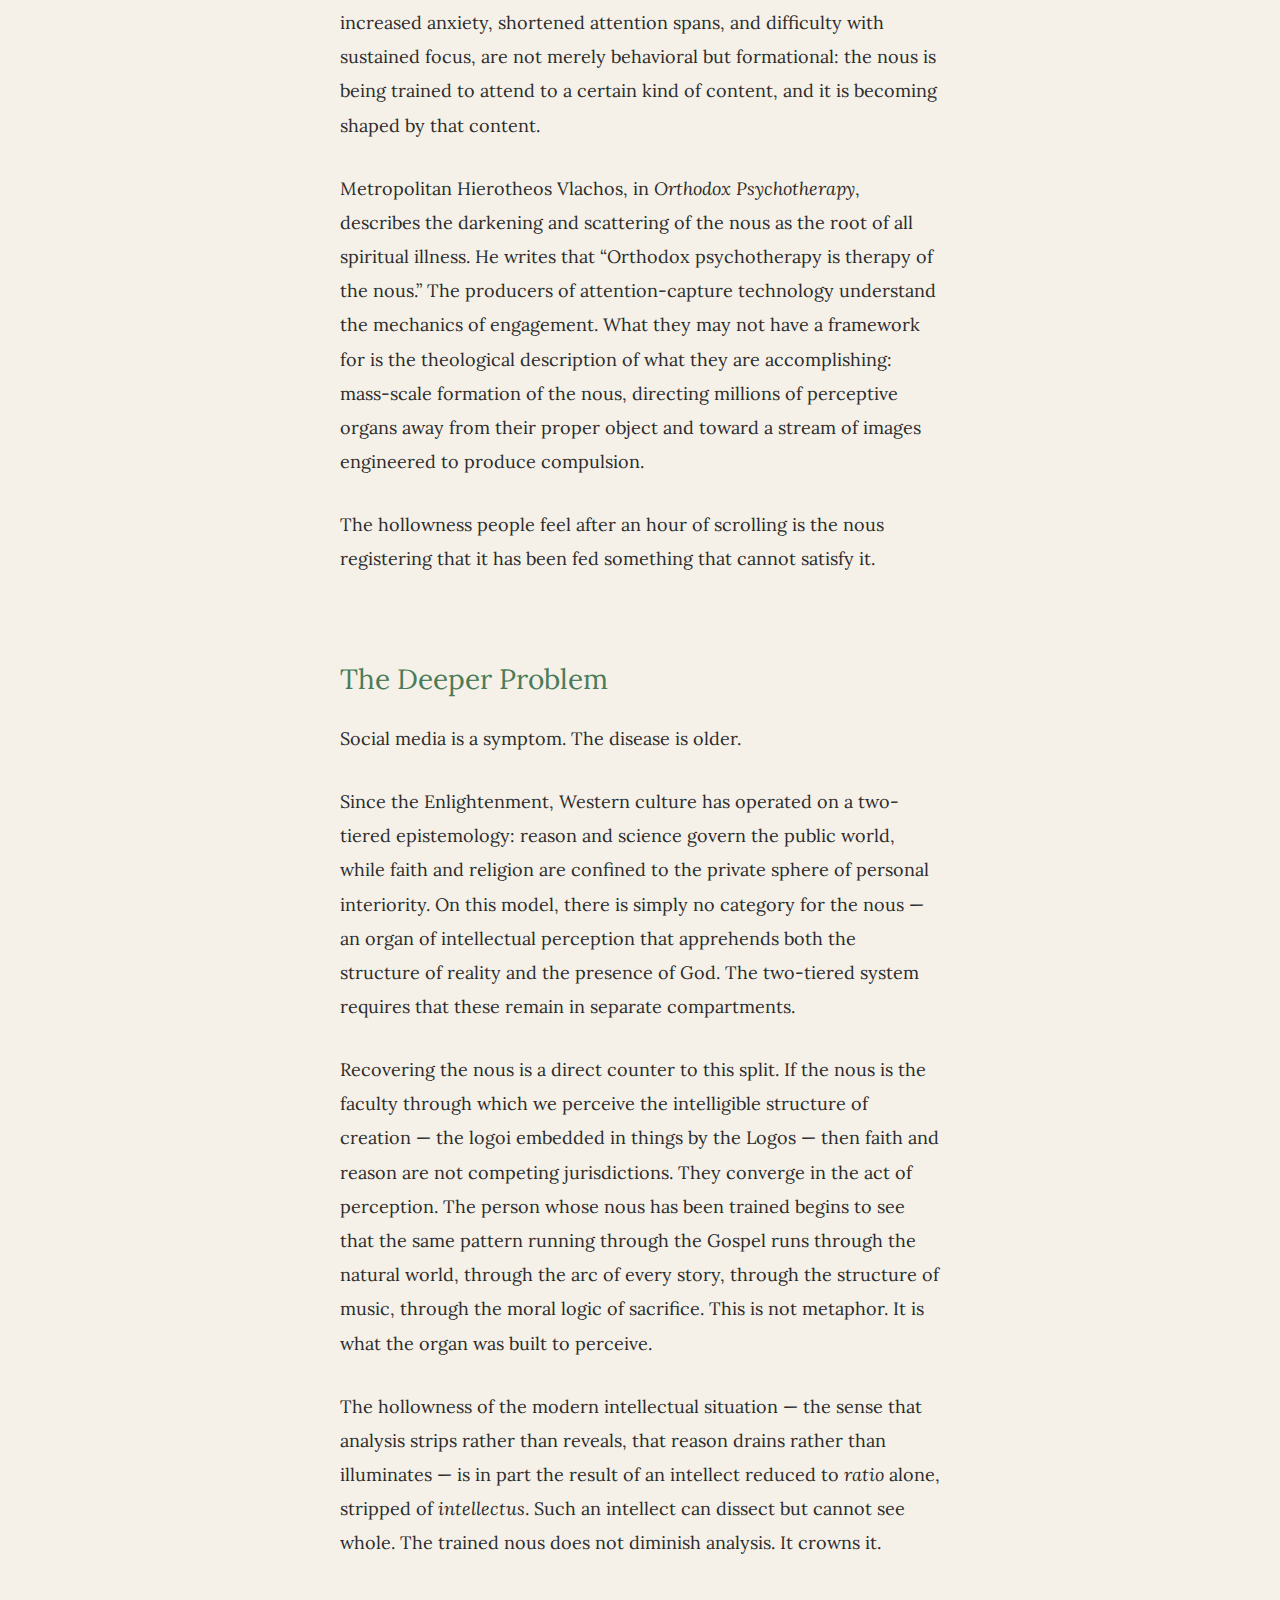
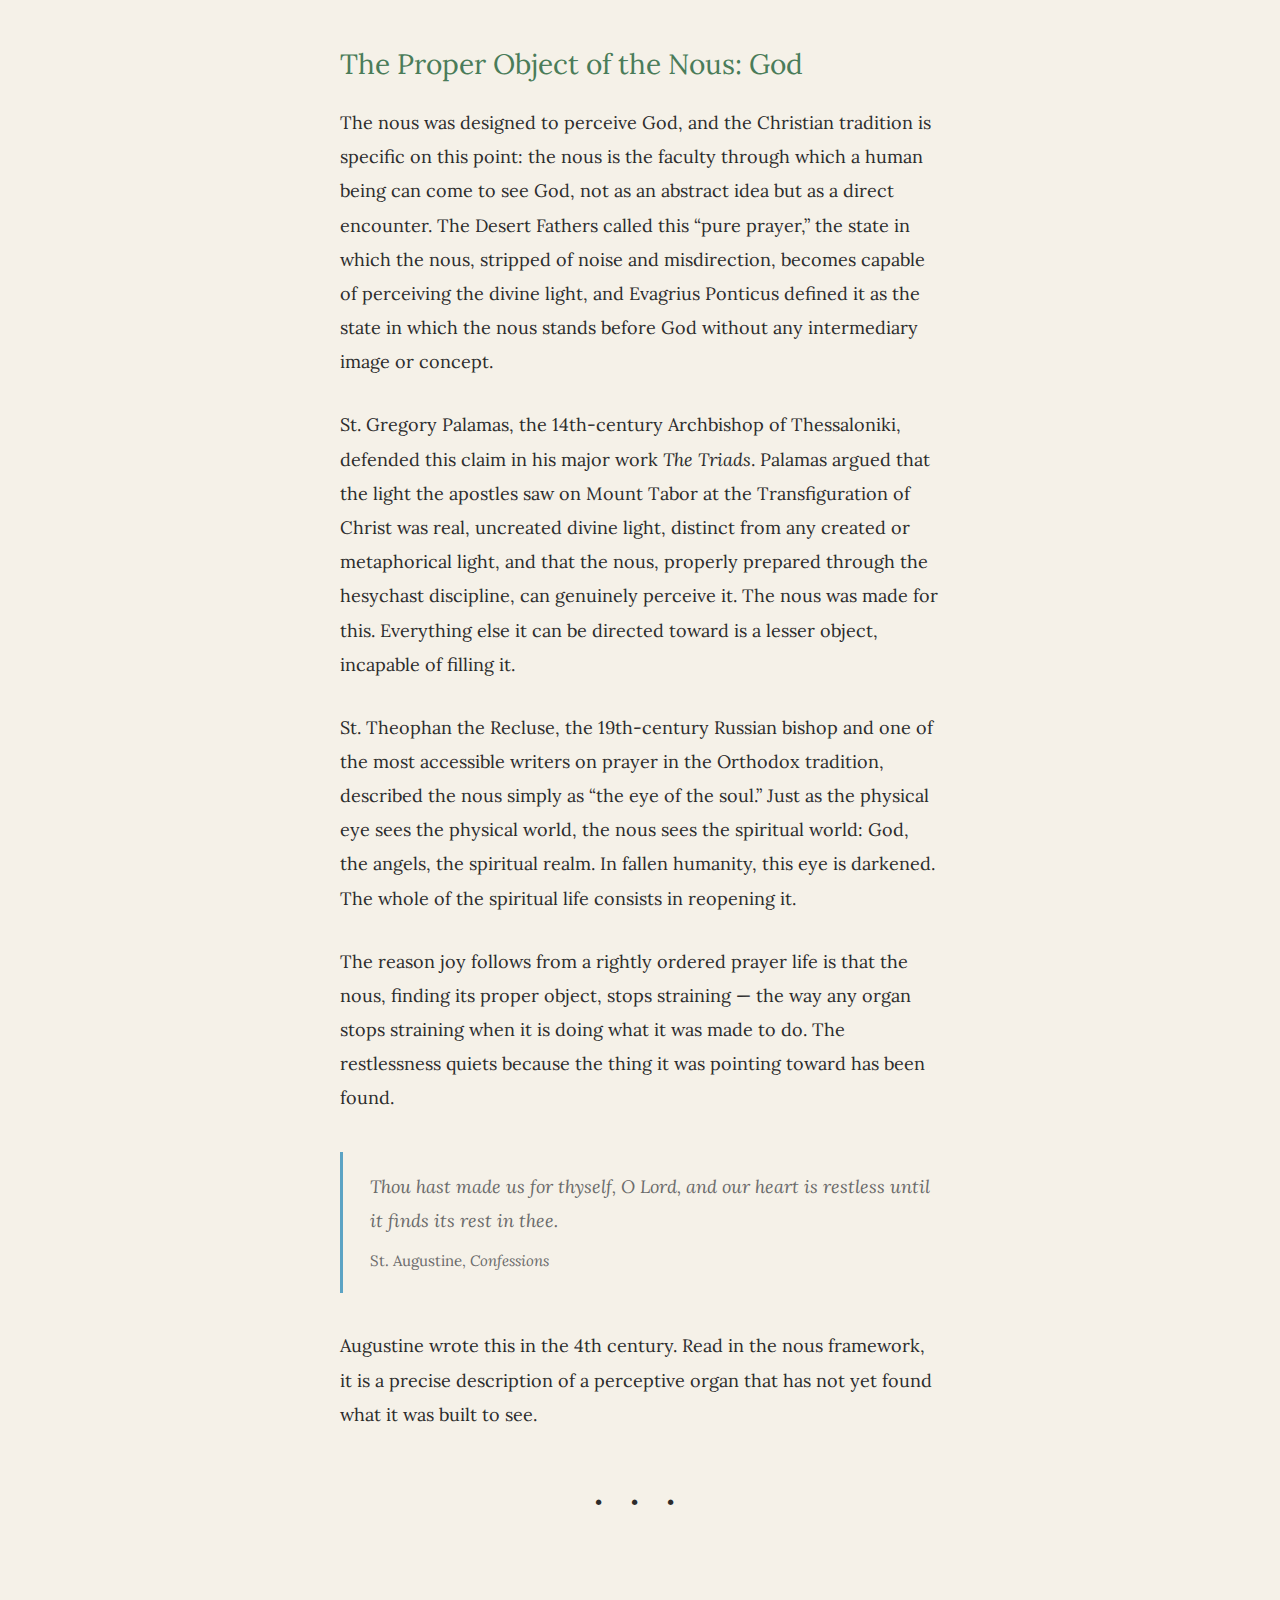
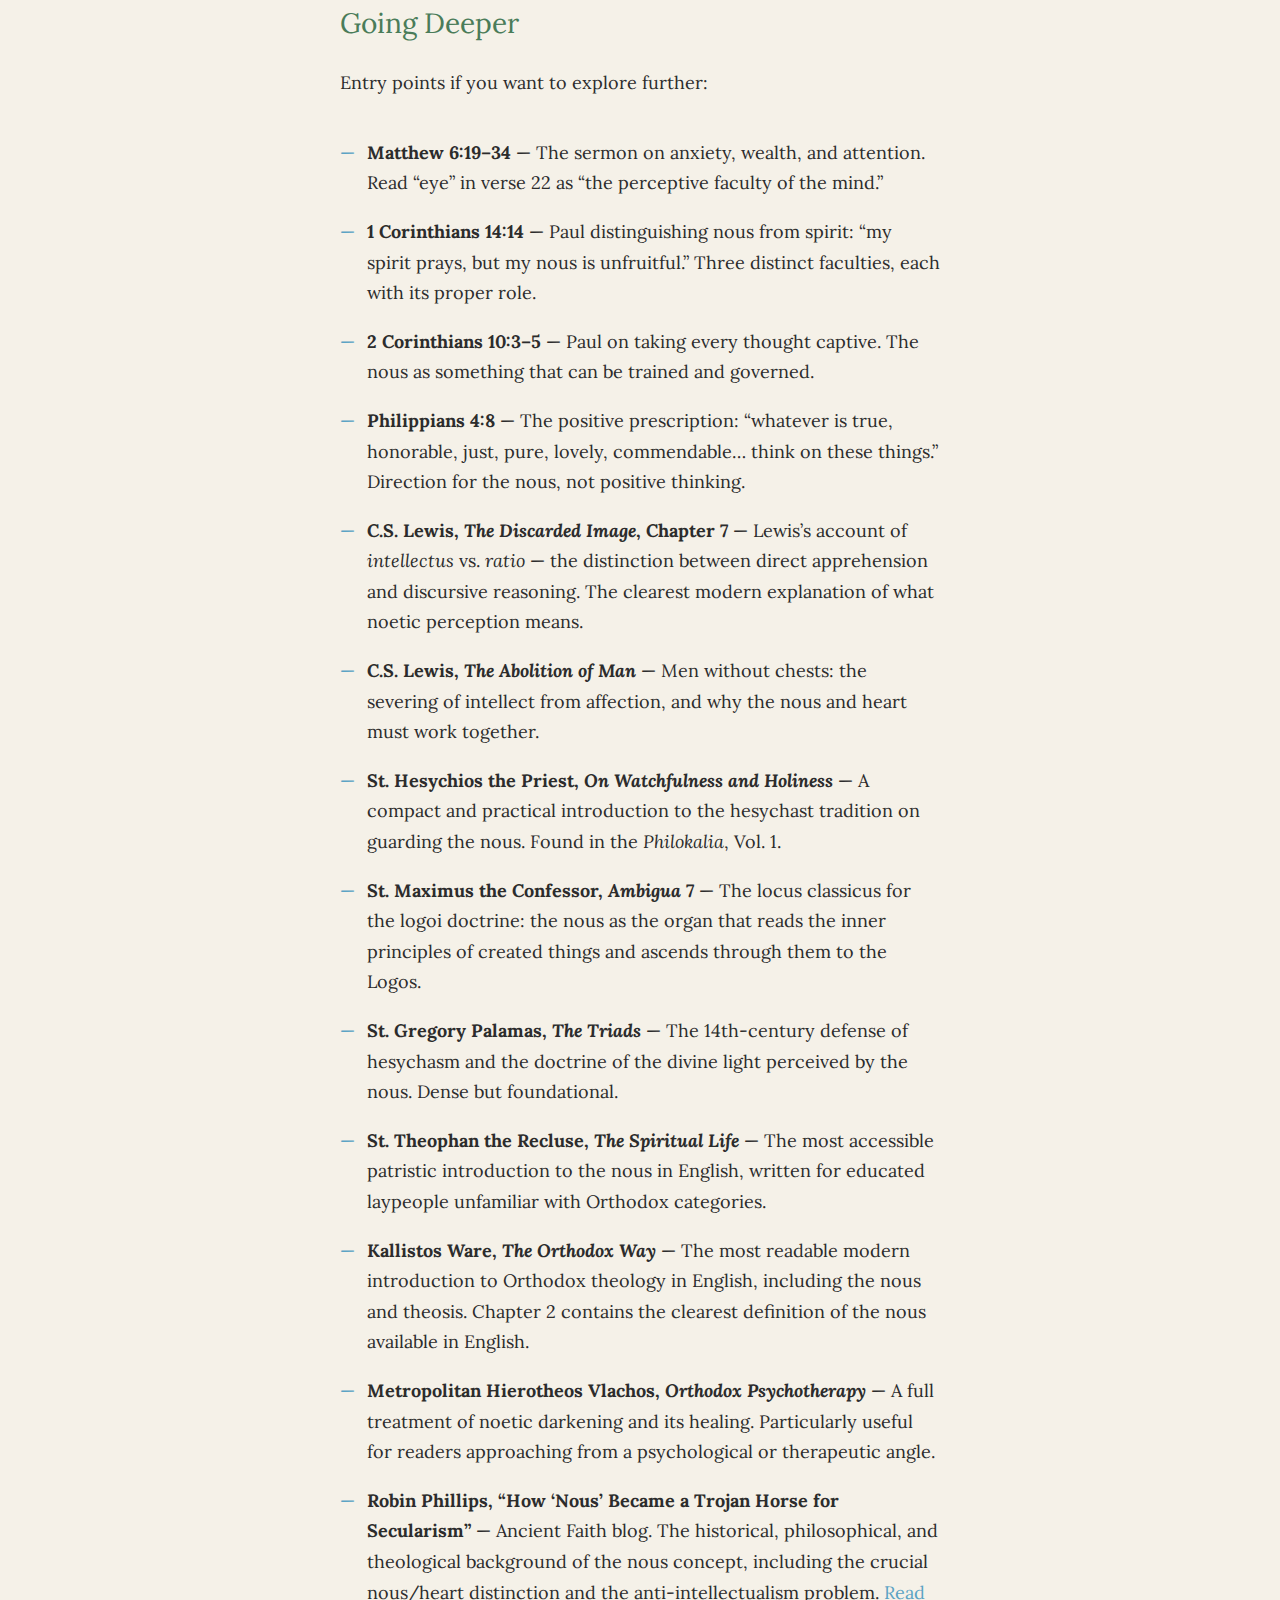
<file: nous-primer.html>
<!DOCTYPE html>
<html lang="en">
<head>
    <meta charset="UTF-8">
    <meta name="viewport" content="width=device-width, initial-scale=1.0">
    <title>The Nous: The Ancient Mind as Perceptive Organ</title>
    <meta name="description" content="The nous is the mind's perceptive organ: it receives thoughts rather than generating them. How this ancient concept explains attention, formation, and social media.">
    <link rel="canonical" href="https://fractalfaithmedia.com/nous-primer">

    <!-- Open Graph / Social Sharing -->
    <meta property="og:type" content="article">
    <meta property="og:title" content="The Nous: The Ancient Mind as Perceptive Organ">
    <meta property="og:description" content="The nous receives thoughts the way the eye receives light. This ancient concept explains what social media is actually doing to you.">
    <meta property="og:url" content="https://fractalfaithmedia.com/nous-primer">
    <meta property="og:site_name" content="Fractal Faith Media">

    <!-- Twitter Card -->
    <meta name="twitter:card" content="summary_large_image">
    <meta name="twitter:title" content="The Nous: The Ancient Mind as Perceptive Organ">
    <meta name="twitter:description" content="The nous receives thoughts the way the eye receives light. This ancient concept explains what social media is actually doing to you.">

    <!-- Structured Data -->
    <script type="application/ld+json">
    {
        "@context": "https://schema.org",
        "@type": "Article",
        "headline": "The Nous: The Ancient Mind as Perceptive Organ",
        "description": "The nous is the mind's perceptive organ: it receives thoughts rather than generating them. How this ancient concept from Plato, Aristotle, Evagrius Ponticus, St. Maximus the Confessor, and the Desert Fathers explains attention, formation, and social media.",
        "author": {
            "@type": "Person",
            "name": "Billy Broas",
            "url": "https://fractalfaithmedia.com"
        },
        "publisher": {
            "@type": "Organization",
            "name": "Fractal Faith Media"
        },
        "mainEntityOfPage": "https://fractalfaithmedia.com/nous-primer",
        "datePublished": "2026-02-19",
        "keywords": "nous, noetic, hesychasm, theosis, Desert Fathers, nepsis, watchfulness, St. Gregory Palamas, St. Maximus the Confessor, Evagrius Ponticus, logismoi, logoi, Orthodox Psychotherapy, Philokalia, contemplative prayer"
    }
    </script>

    <link rel="icon" href="favicon.svg" type="image/svg+xml">
    <link rel="preconnect" href="https://fonts.googleapis.com">
    <link rel="preconnect" href="https://fonts.gstatic.com" crossorigin>
    <link href="https://fonts.googleapis.com/css2?family=Lora:ital,wght@0,400;0,600;1,400&display=swap" rel="stylesheet">
    <link rel="stylesheet" href="css/styles.css">
    <style>
        .primer-header {
            text-align: center;
            padding: 80px 40px 40px;
            background: var(--warm-cream);
        }

        .primer-header h1 {
            font-size: 42px;
            color: var(--forest-green);
            margin-bottom: 16px;
        }

        .primer-subtitle {
            font-size: 20px;
            font-style: italic;
            color: var(--medium-gray);
            max-width: 600px;
            margin: 0 auto;
        }

        .primer-byline {
            font-size: 15px;
            color: var(--medium-gray);
            margin-top: 20px;
        }

        .primer-byline a {
            color: var(--forest-green);
            font-weight: 600;
        }

        .essay-body {
            max-width: 680px;
            margin: 0 auto;
            padding: 0 40px;
        }

        .essay-body p {
            font-size: 18px;
            line-height: 1.9;
            margin-bottom: 1.6em;
            color: var(--charcoal);
        }

        .essay-body h2 {
            font-size: 28px;
            color: var(--forest-green);
            margin-top: 3em;
            margin-bottom: 0.8em;
        }

        .essay-body h3 {
            font-size: 22px;
            color: var(--forest-green);
            margin-top: 2.5em;
            margin-bottom: 0.6em;
        }

        .greek {
            font-size: 24px;
            text-align: center;
            color: var(--forest-green);
            letter-spacing: 1px;
            margin: 0.5em 0 0.4em;
            font-style: italic;
        }

        .greek-translation {
            text-align: center;
            font-style: italic;
            color: var(--medium-gray);
            margin-bottom: 2em;
            font-size: 17px;
        }

        .essay-body blockquote {
            border-left: 3px solid var(--sky-blue);
            margin: 2em 0;
            padding: 1em 0 1em 1.5em;
            background: transparent;
        }

        .essay-body blockquote p {
            font-style: italic;
            color: var(--medium-gray);
            margin-bottom: 0.5em;
        }

        .essay-body blockquote p:last-child {
            margin-bottom: 0;
        }

        .quote-source {
            font-style: normal;
            font-size: 15px;
            color: var(--medium-gray);
            display: block;
            margin-top: 0.5em;
        }

        .section-break {
            text-align: center;
            margin: 3em 0;
            color: var(--sky-blue);
            font-size: 20px;
            letter-spacing: 12px;
        }

        .insight-box {
            background: var(--cloud-white);
            border: 2px solid var(--sky-blue);
            border-radius: 8px;
            padding: 30px;
            margin: 2em 0;
        }

        .insight-box p {
            margin-bottom: 0.8em;
        }

        .insight-box p:last-child {
            margin-bottom: 0;
        }

        .pattern-list {
            list-style: none;
            padding: 0;
            margin: 1.5em 0;
        }

        .pattern-list li {
            padding: 0.5em 0;
            padding-left: 1.5em;
            position: relative;
            font-size: 18px;
            line-height: 1.7;
        }

        .pattern-list li::before {
            content: "\2014";
            position: absolute;
            left: 0;
            color: var(--sky-blue);
        }

        .scene-box {
            background: #ffffff;
            border: 1px solid #e0e0e0;
            border-left: 4px solid var(--forest-green);
            border-radius: 6px;
            padding: 32px 36px;
            margin: 2.5em 0;
            box-shadow: 0 2px 8px rgba(0,0,0,0.05);
        }

        .scene-label {
            font-size: 11px !important;
            font-weight: 700;
            letter-spacing: 2px;
            color: var(--forest-green) !important;
            text-transform: uppercase;
            margin-bottom: 1.4em !important;
            font-style: normal !important;
        }

        .scene-box p {
            font-size: 17px !important;
            line-height: 1.85 !important;
            margin-bottom: 1.1em !important;
            color: var(--charcoal) !important;
        }

        .scene-box p:last-child {
            margin-bottom: 0 !important;
            font-style: italic;
            color: var(--medium-gray) !important;
        }

        .scene-box strong {
            color: var(--forest-green);
            font-weight: 600;
        }

        @media (max-width: 768px) {
            .primer-header {
                padding: 50px 20px 30px;
            }

            .primer-header h1 {
                font-size: 32px;
            }

            .essay-body {
                padding: 0 20px;
            }

            .essay-body h2 {
                font-size: 24px;
            }

            .greek {
                font-size: 20px;
            }
        }
    </style>
    <!-- Fathom - beautiful, simple website analytics -->
    <script src="https://cdn.usefathom.com/script.js" data-site="MLZFFIPV" defer></script>
    <!-- / Fathom -->
</head>
<body>
    <!-- Navigation -->
    <nav class="nav">
        <div class="nav-container">
            <a href="index.html" class="nav-logo">FRACTAL FAITH</a>
            <ul class="nav-links">
                <li><a href="index.html">Home</a></li>
                <li><a href="content.html">Content</a></li>
                <li><a href="index.html#about">About</a></li>
            </ul>
        </div>
    </nav>

    <!-- Header -->
    <header class="primer-header">
        <h1>What Is the Nous?</h1>
        <p class="primer-subtitle">The ancient mind, and why you become what you focus on.</p>
        <p class="primer-byline">by <a href="index.html#about">Billy Broas</a></p>
    </header>

    <!-- Essay -->
    <section class="section">
        <div class="essay-body">

            <p>
                You have a thought you didn&rsquo;t ask for: a worry that keeps surfacing, an angry replay of a conversation, a flash of lust, a sudden craving. It arrives uninvited, and if you&rsquo;re like most people, you assume it came from you, because it lives in your head and therefore it is yours and therefore it reveals something about who you are.
            </p>
            <p>
                The ancient world had a completely different account, and the more seriously I take it, the more it explains.
            </p>

            <h2>The Modern Mind as Thought Generator</h2>

            <p>
                The modern view treats the brain as a biological computer that receives sensory inputs, processes them, and generates outputs, including thoughts, which are yours in the deepest sense because they come from you.
            </p>
            <p>
                This computational model of the mind seems obvious, almost not worth stating, but it has a consequence: if your thoughts are generated by you, then a bad thought is your fault, a thought you can&rsquo;t shake is evidence of something broken inside you, and the person who keeps having dark or shameful thoughts is, in some essential way, dark or shameful. This is a heavy burden, and it may be based on a mistaken premise.
            </p>

            <h2>The Nous: A Perceptive Organ, Not a Thought Generator</h2>

            <p>
                The nous (Greek: <em>nous</em>, pronounced &ldquo;noose&rdquo; without the final consonant) is the ancient Greek term for the highest faculty of the mind. Plato used it in the <em>Republic</em> to describe the soul&rsquo;s capacity to apprehend truth directly. Aristotle developed it in <em>De Anima</em> and the <em>Metaphysics</em> as the faculty through which human beings grasp first principles. The early Christian Fathers, especially the Desert Fathers of 4th-century Egypt, developed it into one of the most important concepts in Eastern Orthodox theology.
            </p>
            <p>
                In the ancient account, the nous is not a thought generator but a perceptive organ, like the eye or the ear. Just as the eye does not create light but receives it, the nous does not produce thoughts but receives them, and they come to you from outside rather than being made by you.
            </p>

            <div class="insight-box">
                <p>
                    <strong>The nous is the mind&rsquo;s perceptive organ.</strong> It perceives truth the way the eye perceives light &mdash; directly, not by deduction. It receives thoughts the way the ear receives sound. And in its highest function, it apprehends reality whole: the pattern seen at once, before analysis begins.
                </p>
                <p>
                    You are not the source of your thoughts. You are their audience. And you were built to perceive something much larger than what most people point it at.
                </p>
            </div>

            <p>
                This is not poetry. The Christian hesychast tradition, rooted in the writings of the Desert Fathers (particularly Evagrius Ponticus in the 4th century) and developed by theologians like St. Maximus the Confessor in the 7th century and St. Gregory Palamas in the 14th century, treats this as a literal description of how the mind works. Thoughts arrive from spiritual sources, both good and ill, and the work of the spiritual life is learning to tell them apart and to govern which ones you let take root.
            </p>
            <p>
                The technical term for an arriving thought in this tradition is <em>logismoi</em>, and Evagrius Ponticus catalogued eight categories of them in his work <em>Praktikos</em>, a taxonomy that later became the basis for the Western concept of the seven deadly sins. These are not character traits but recurring patterns of thought that arrive at the nous and seek entry.
            </p>
            <p>
                St. Paul describes the proper response in 2 Corinthians 10:5: &ldquo;take every thought captive and make it obedient to Christ.&rdquo; That instruction only makes sense if thoughts are something that arrive, something you can intercept and are not automatically responsible for having, because you cannot take captive something you produced yourself.
            </p>

            <h2>The Nous as Direct Perception</h2>

            <p>
                Here is where the modern and ancient accounts diverge most sharply.
            </p>
            <p>
                When we think of the mind, we typically imagine a process: gathering data, analyzing it, drawing conclusions. This is what the ancient Greeks called <em>dianoia</em> &mdash; discursive reasoning. It is indispensable. It is also not the highest function of the nous.
            </p>
            <p>
                C.S. Lewis, in <em>The Discarded Image</em>, draws a distinction that illuminates this precisely. He contrasts <em>ratio</em> (the hard work of figuring things out, step by step) with <em>intellectus</em> (the moment you simply see the answer). &ldquo;We are enjoying intellectus,&rdquo; Lewis writes, &ldquo;when we &lsquo;just see&rsquo; a self-evident truth; we are exercising ratio when we proceed step by step to prove a truth which is not self-evident.&rdquo;
            </p>
            <p>
                The nous is the faculty of <em>intellectus</em> &mdash; not cold calculation or step-by-step deduction, but direct apprehension. The aha. The pattern seen whole. Plato used nous in the <em>Republic</em> to describe the soul&rsquo;s capacity to apprehend eternal truths; Aristotle, in <em>De Anima</em>, identified it as the faculty through which human beings grasp first principles &mdash; truths that cannot be further reduced, that are simply <em>seen</em> once the mind is oriented toward them.
            </p>
            <p>
                This is genuine intellectual activity, but of a different kind than analysis. When you suddenly perceive the structure underlying a piece of music, or the moral logic running through a story, or the pattern connecting two things you had always considered unrelated &mdash; that is nous at work. It is not a feeling or a guess. It is perception.
            </p>
            <p>
                The Christian tradition deepens this: the nous, purified and rightly oriented, can perceive not just the structure of things but the presence behind them. Creation becomes a text. The nous is the faculty that reads it.
            </p>

            <h2>The Nous Reads Creation</h2>

            <p>
                The nous is also the organ through which a person perceives the intelligible structure of the world.
            </p>
            <p>
                St. Maximus the Confessor, the 7th-century theologian and one of the most systematic thinkers in the Eastern tradition, taught that each created thing carries within it a <em>logos</em>, an inner principle or reason planted there by God. These inner principles are called the <em>logoi</em> of created things. The purified nous, in Maximus&rsquo;s account, can perceive these <em>logoi</em> and through them ascend toward the one Logos from whom all things derive. This is the theme running through his <em>Ambigua</em>, particularly Ambigua 7, which is the locus classicus for the logoi doctrine. The nous, in this view, reads creation the way a scholar reads a text: not merely seeing the surface but perceiving the meaning carried within it.
            </p>
            <p>
                Metropolitan Kallistos Ware, in <em>The Orthodox Way</em>, offers the clearest modern summary: the nous is &ldquo;the highest faculty in man, through which, if purified, he knows God or the inner essences of created things by means of direct apprehension or spiritual perception.&rdquo; This distinguishes the nous from <em>dianoia</em>, the discursive or reasoning faculty. Dianoia analyzes, sequences, and deduces. The nous perceives directly. Most of the modern world operates almost entirely from dianoia and has little acquaintance with the nous at all.
            </p>

            <h2>The Nous as Gatekeeper: Nepsis and Watchfulness</h2>

            <p>
                Thoughts arrive from outside, and the nous is the one who decides, moment to moment, which arriving thought to dwell on, which to let pass, and which to turn away from entirely. The spiritual world is constantly sending traffic through the gate: some of it good, impulses toward beauty, generosity, truth, care for someone in front of you, and some of it destructive. The gate does not generate the traffic. It decides what gets through.
            </p>
            <p>
                The Desert Fathers called this discipline <em>nepsis</em>, which translates as watchfulness or vigilance. St. Hesychios the Priest wrote the most practical guide to nepsis in his treatise <em>On Watchfulness and Holiness</em>, collected in the <em>Philokalia</em>. He describes the practice as guarding the nous the way a sentinel guards a fortress gate, inspecting each arriving thought before allowing it entry.
            </p>
            <p>
                Abba Poemen, one of the most quoted voices in the <em>Sayings of the Desert Fathers</em>, stated the problem plainly: &ldquo;The beginning of evil is wandering of the nous.&rdquo; Not bad actions. Not bad desires, taken in themselves. The beginning of evil is the unguarded nous, the attention that drifts without discipline, alighting on whatever arrives.
            </p>
            <p>
                St. Paisios the Athonite, who reposed in 1994, offered an image that captures this with particular clarity: thoughts are like airplanes flying overhead, and the nous is an airport. You do not have to invite every thought to land. Most will simply fly on if you do not extend the invitation. The problem is not the airplane in the sky. The problem is the ground crew that scrambles every time one appears.
            </p>

            <div class="scene-box">
                <p class="scene-label">A SCENE IN FIVE STAGES</p>
                <p>
                    A man sits at an outdoor café, laptop open. A woman walks by &mdash; attractive, the kind that registers. His eyes move. Weather. The thought appears at the gate.
                </p>
                <p>
                    <strong>Prosbole</strong> &mdash; the first movement, the suggestion arriving uninvited. The watchman is awake. He sees it.
                </p>
                <p>
                    <strong>Syndyasmos</strong> &mdash; the gate creaks. He lets the thought linger. His eyes follow her down the street. He begins to engage: <em>I wonder where she&rsquo;s going.</em> The thought has entered the courtyard. He&rsquo;s no longer just observing &mdash; he&rsquo;s walking with it.
                </p>
                <p>
                    <strong>Synkatathesis</strong> &mdash; consent. He closes the laptop and watches. Something in him has said <em>yes</em> &mdash; a direction chosen, a permission granted. The thought stays.
                </p>
                <p>
                    <strong>Aichmalosis</strong> &mdash; captivity. He thinks about her at dinner that night. His wife says something and he hears it from a distance. He has been taken somewhere else and doesn&rsquo;t fully know it.
                </p>
                <p>
                    <strong>Pathos</strong> &mdash; the settled disposition. Months later, he doesn&rsquo;t need a trigger. The pattern is grooved. His eyes move automatically. The watchman has been asleep so long he has forgotten his post.
                </p>
                <p>
                    The man did not make one large decision. He failed to make one small one &mdash; at the first movement. Everything after that was momentum. The trained nous catches it at the gate: names it, returns. The thought dissolves at the threshold for lack of engagement. Do this ten thousand times and you have a different man.
                </p>
            </div>

            <p>
                The hesychast tradition built its central practice around this discipline. The Jesus Prayer, &ldquo;Lord Jesus Christ, Son of God, have mercy on me, a sinner,&rdquo; repeated slowly and continuously, is a training regimen for the nous &mdash; teaching it to hold a single good thought, to return to it every time the mind wanders, until the wandering becomes less frequent and the return becomes more natural.
            </p>
            <p>
                The discipline has a positive counterpart. St. Paul writes in Philippians 4:8: &ldquo;whatever is true, whatever is honorable, whatever is just, whatever is pure, whatever is lovely, whatever is commendable, if there is any excellence, if there is anything worthy of praise, think on these things.&rdquo; This is not the power of positive thinking &mdash; that would assume thoughts are generated from within, that you can conjure them by effort. It is an instruction in direction: orient the nous toward what is genuinely excellent, and excellence begins to arrive. The airport attracts different flights.
            </p>
            <p>
                The goal is to become skilled at distinguishing the source of thoughts, at letting the good ones in and turning away from the destructive ones, and ultimately at quieting the noise enough to perceive the one thing the nous was designed to see.
            </p>

            <h2>The Nous Becomes What It Beholds</h2>

            <p>
                The nous is a transformational receiver: whatever you direct your attention toward, you begin to become like. Aristotle observed this in <em>De Anima</em> III.4&ndash;5, noting that the mind, in the act of knowing, becomes in some sense identical with what it knows, shaped by what it receives and dwells on.
            </p>
            <p>
                The Christian tradition calls the positive form of this process <em>theosis</em>, which means divinization or deification. Theosis is the process of becoming more like God by receiving and dwelling on God. The nous, focused on Christ through prayer, scripture, liturgy, and icon, is gradually conformed to Christ. St. Athanasius of Alexandria stated the principle in the 4th century: God became man so that man might become god. The nous is the organ through which that transformation occurs.
            </p>
            <p>
                St. Maximus makes the point with a precise analogy in his <em>Chapters on Theology</em> (1.31): as the soul is the life of the body, so God is the life of the soul, and as the body lives when the soul is present, the nous truly lives only when God dwells in it. Theosis is not the soul becoming something other than itself but the nous finding the presence that alone can vivify it.
            </p>
            <p>
                The negative version is equally real: the nous focused on anger becomes angrier, more reactive, quicker to see threats; the nous focused on lust becomes hungrier, less satisfied, more distorted in its perception of other people; the nous that spends hours absorbing outrage, comparison, and anxiety online becomes outraged, comparative, and anxious. This does not happen by decision but by exposure, which is what the nous does: it becomes what it beholds.
            </p>
            <p>
                Jesus states this principle in Matthew 6:22&ndash;23:
            </p>

            <blockquote>
                <p>The eye is the lamp of the body. So if your eye is healthy, your whole body will be full of light, but if your eye is bad, your whole body will be full of darkness. If, then, the light in you is darkness, how great is the darkness!</p>
                <p><span class="quote-source">Matthew 6:22&ndash;23</span></p>
            </blockquote>

            <p>
                Read &ldquo;eye&rdquo; as &ldquo;nous&rdquo; and the passage becomes a precise description of noetic formation: what you look at fills you, because looking is not passive but a form of contact, and contact changes you.
            </p>

            <h2>The Nous and the Heart</h2>

            <p>
                A clarification worth making: the nous is not the whole person.
            </p>
            <p>
                The Greek word for heart &mdash; <em>kardia</em> &mdash; is distinct from nous, and the Fathers treated it as distinct. The heart is the seat of affection, desire, and will: the faculty through which we love, grieve, long, and choose. The nous and the heart are related but not the same, and conflating them produces a distorted account of both.
            </p>
            <p>
                The fourth-century Macarian Homilies describe it precisely: &ldquo;the heart directs all the organs of the body&hellip; For there, in the heart, the mind [nous] abides as well as all the thoughts of the soul.&rdquo; The goal of the spiritual life, in this framing, is for the nous to descend into the heart &mdash; not to replace it, but to dwell within it and bring clarity to it. St. Diadochos of Photiki in the fifth century and St. Symeon the New Theologian both speak of the nous descending into the heart through prayer. The image is not conquest but integration.
            </p>
            <p>
                St. Paul, in 1 Corinthians 14:14, distinguishes the two explicitly: &ldquo;if I pray in a tongue, my spirit prays, but my nous is unfruitful.&rdquo; Nous, spirit, heart &mdash; each with its own proper function, each capable of being rightly or wrongly ordered, each requiring the others.
            </p>
            <p>
                C.S. Lewis, in <em>The Abolition of Man</em>, diagnosed the modern failure as men without chests &mdash; people whose intellectual faculties are intact but whose affections have been severed from their reason, leaving them capable of analysis but incapable of devotion. The solution is not to privilege the nous over the heart or the heart over the nous. It is their integration: the nous perceiving clearly, the heart desiring rightly, both governed by God. Lewis elsewhere called it the full flowering of the human person. The hesychast tradition called it theosis. They are describing the same movement.
            </p>

            <h2>What Social Media Does to the Nous</h2>

            <p>
                Social media, news feeds, and streaming platforms are designed to capture and hold attention, because the business model requires it, but attention in the nous framework is not neutral: whatever holds your attention is forming you.
            </p>
            <p>
                The platform that keeps your nous cycling through outrage, envy, comparison, and craving for hours a day is not just wasting your time but reshaping the organ through which you perceive and engage with reality, which is why the effects of heavy social media use, including increased anxiety, shortened attention spans, and difficulty with sustained focus, are not merely behavioral but formational: the nous is being trained to attend to a certain kind of content, and it is becoming shaped by that content.
            </p>
            <p>
                Metropolitan Hierotheos Vlachos, in <em>Orthodox Psychotherapy</em>, describes the darkening and scattering of the nous as the root of all spiritual illness. He writes that &ldquo;Orthodox psychotherapy is therapy of the nous.&rdquo; The producers of attention-capture technology understand the mechanics of engagement. What they may not have a framework for is the theological description of what they are accomplishing: mass-scale formation of the nous, directing millions of perceptive organs away from their proper object and toward a stream of images engineered to produce compulsion.
            </p>
            <p>
                The hollowness people feel after an hour of scrolling is the nous registering that it has been fed something that cannot satisfy it.
            </p>

            <h2>The Deeper Problem</h2>

            <p>
                Social media is a symptom. The disease is older.
            </p>
            <p>
                Since the Enlightenment, Western culture has operated on a two-tiered epistemology: reason and science govern the public world, while faith and religion are confined to the private sphere of personal interiority. On this model, there is simply no category for the nous &mdash; an organ of intellectual perception that apprehends both the structure of reality and the presence of God. The two-tiered system requires that these remain in separate compartments.
            </p>
            <p>
                Recovering the nous is a direct counter to this split. If the nous is the faculty through which we perceive the intelligible structure of creation &mdash; the logoi embedded in things by the Logos &mdash; then faith and reason are not competing jurisdictions. They converge in the act of perception. The person whose nous has been trained begins to see that the same pattern running through the Gospel runs through the natural world, through the arc of every story, through the structure of music, through the moral logic of sacrifice. This is not metaphor. It is what the organ was built to perceive.
            </p>
            <p>
                The hollowness of the modern intellectual situation &mdash; the sense that analysis strips rather than reveals, that reason drains rather than illuminates &mdash; is in part the result of an intellect reduced to <em>ratio</em> alone, stripped of <em>intellectus</em>. Such an intellect can dissect but cannot see whole. The trained nous does not diminish analysis. It crowns it.
            </p>

            <h2>The Proper Object of the Nous: God</h2>

            <p>
                The nous was designed to perceive God, and the Christian tradition is specific on this point: the nous is the faculty through which a human being can come to see God, not as an abstract idea but as a direct encounter. The Desert Fathers called this &ldquo;pure prayer,&rdquo; the state in which the nous, stripped of noise and misdirection, becomes capable of perceiving the divine light, and Evagrius Ponticus defined it as the state in which the nous stands before God without any intermediary image or concept.
            </p>
            <p>
                St. Gregory Palamas, the 14th-century Archbishop of Thessaloniki, defended this claim in his major work <em>The Triads</em>. Palamas argued that the light the apostles saw on Mount Tabor at the Transfiguration of Christ was real, uncreated divine light, distinct from any created or metaphorical light, and that the nous, properly prepared through the hesychast discipline, can genuinely perceive it. The nous was made for this. Everything else it can be directed toward is a lesser object, incapable of filling it.
            </p>
            <p>
                St. Theophan the Recluse, the 19th-century Russian bishop and one of the most accessible writers on prayer in the Orthodox tradition, described the nous simply as &ldquo;the eye of the soul.&rdquo; Just as the physical eye sees the physical world, the nous sees the spiritual world: God, the angels, the spiritual realm. In fallen humanity, this eye is darkened. The whole of the spiritual life consists in reopening it.
            </p>
            <p>
                The reason joy follows from a rightly ordered prayer life is that the nous, finding its proper object, stops straining &mdash; the way any organ stops straining when it is doing what it was made to do. The restlessness quiets because the thing it was pointing toward has been found.
            </p>

            <blockquote>
                <p>Thou hast made us for thyself, O Lord, and our heart is restless until it finds its rest in thee.</p>
                <p><span class="quote-source">St. Augustine, <em>Confessions</em></span></p>
            </blockquote>

            <p>
                Augustine wrote this in the 4th century. Read in the nous framework, it is a precise description of a perceptive organ that has not yet found what it was built to see.
            </p>

            <p class="section-break">&bull; &bull; &bull;</p>

            <h2>Going Deeper</h2>

            <p>Entry points if you want to explore further:</p>

            <ul class="pattern-list">
                <li><strong>Matthew 6:19&ndash;34</strong> &mdash; The sermon on anxiety, wealth, and attention. Read &ldquo;eye&rdquo; in verse 22 as &ldquo;the perceptive faculty of the mind.&rdquo;</li>
                <li><strong>1 Corinthians 14:14</strong> &mdash; Paul distinguishing nous from spirit: &ldquo;my spirit prays, but my nous is unfruitful.&rdquo; Three distinct faculties, each with its proper role.</li>
                <li><strong>2 Corinthians 10:3&ndash;5</strong> &mdash; Paul on taking every thought captive. The nous as something that can be trained and governed.</li>
                <li><strong>Philippians 4:8</strong> &mdash; The positive prescription: &ldquo;whatever is true, honorable, just, pure, lovely, commendable&hellip; think on these things.&rdquo; Direction for the nous, not positive thinking.</li>
                <li><strong>C.S. Lewis, <em>The Discarded Image</em>, Chapter 7</strong> &mdash; Lewis&rsquo;s account of <em>intellectus</em> vs. <em>ratio</em> — the distinction between direct apprehension and discursive reasoning. The clearest modern explanation of what noetic perception means.</li>
                <li><strong>C.S. Lewis, <em>The Abolition of Man</em></strong> &mdash; Men without chests: the severing of intellect from affection, and why the nous and heart must work together.</li>
                <li><strong>St. Hesychios the Priest, <em>On Watchfulness and Holiness</em></strong> &mdash; A compact and practical introduction to the hesychast tradition on guarding the nous. Found in the <em>Philokalia</em>, Vol. 1.</li>
                <li><strong>St. Maximus the Confessor, <em>Ambigua</em> 7</strong> &mdash; The locus classicus for the logoi doctrine: the nous as the organ that reads the inner principles of created things and ascends through them to the Logos.</li>
                <li><strong>St. Gregory Palamas, <em>The Triads</em></strong> &mdash; The 14th-century defense of hesychasm and the doctrine of the divine light perceived by the nous. Dense but foundational.</li>
                <li><strong>St. Theophan the Recluse, <em>The Spiritual Life</em></strong> &mdash; The most accessible patristic introduction to the nous in English, written for educated laypeople unfamiliar with Orthodox categories.</li>
                <li><strong>Kallistos Ware, <em>The Orthodox Way</em></strong> &mdash; The most readable modern introduction to Orthodox theology in English, including the nous and theosis. Chapter 2 contains the clearest definition of the nous available in English.</li>
                <li><strong>Metropolitan Hierotheos Vlachos, <em>Orthodox Psychotherapy</em></strong> &mdash; A full treatment of noetic darkening and its healing. Particularly useful for readers approaching from a psychological or therapeutic angle.</li>
                <li><strong>Robin Phillips, &ldquo;How &lsquo;Nous&rsquo; Became a Trojan Horse for Secularism&rdquo;</strong> &mdash; Ancient Faith blog. The historical, philosophical, and theological background of the nous concept, including the crucial nous/heart distinction and the anti-intellectualism problem. <a href="https://blogs.ancientfaith.com/orthodoxyandheterodoxy/2023/05/19/how-nous-became-a-trojan-horse-for-secularism-and-why-it-is-so-difficult-to-translate/" target="_blank" rel="noopener">Read here &rarr;</a></li>
                <li><strong>Fr. Andrew Stephen Damick, &ldquo;The Lamp of the Body&rdquo;</strong> &mdash; Ancient Faith blog. A sermon on Matthew 6:22 as a teaching on the nous, including the St. Paisios airport metaphor and the positive role of directing attention toward what is excellent. <a href="https://blogs.ancientfaith.com/asd/2022/07/04/the-lamp-of-the-body/" target="_blank" rel="noopener">Read here &rarr;</a></li>
                <li><strong>The Lord of Spirits podcast, &ldquo;But We Have the Mind of Christ&rdquo;</strong> &mdash; Fr. Andrew Stephen Damick and Fr. Stephen De Young on the nous, the modes of knowing, and the society of the spectacle. <a href="https://www.ancientfaith.com/podcasts/lordofspirits/but_we_have_the_mind_of_christ/" target="_blank" rel="noopener">Listen here &rarr;</a></li>
            </ul>

        </div>
    </section>

    <!-- Footer -->
    <footer class="footer">
        <p class="footer-copyright">&copy; 2026 Fractal Faith Media</p>
        <p class="footer-tagline">Reality mirrors itself at every scale</p>
    </footer>
</body>
</html>
</file>
<file: css/styles.css>
/* ===========================================
   FRACTAL FAITH MEDIA - Stylesheet
   Color Palette: Nature + Cosmos (C.S. Lewis inspired)
   =========================================== */

/* ---------- CSS Variables ---------- */
:root {
    /* Brand Colors */
    --sky-blue: #5BA3C4;
    --forest-green: #4A7C59;
    --soft-gold: #D4A056;
    --warm-cream: #F5F1E8;
    --cloud-white: #FEFEFE;

    /* Text Colors */
    --charcoal: #2C2C2C;
    --medium-gray: #6B6B6B;

    /* Border Color */
    --border-light: #E5DFD1;

    /* Spacing */
    --section-spacing: 80px;
    --card-padding: 30px;
}

/* ---------- Reset & Base ---------- */
*, *::before, *::after {
    margin: 0;
    padding: 0;
    box-sizing: border-box;
}

html {
    scroll-behavior: smooth;
}

body {
    font-family: 'Lora', 'EB Garamond', 'Georgia', serif;
    font-size: 18px;
    line-height: 1.8;
    color: var(--charcoal);
    background-color: var(--warm-cream);
    min-height: 100vh;
}

/* ---------- Typography ---------- */
h1 {
    font-size: 48px;
    font-weight: 400;
    color: var(--sky-blue);
    letter-spacing: 2px;
    line-height: 1.3;
}

h2 {
    font-size: 32px;
    font-weight: 400;
    color: var(--forest-green);
    line-height: 1.4;
}

h3 {
    font-size: 24px;
    font-weight: 600;
    color: var(--forest-green);
    line-height: 1.4;
}

p {
    margin-bottom: 1.5em;
}

p:last-child {
    margin-bottom: 0;
}

a {
    color: var(--sky-blue);
    text-decoration: none;
    transition: all 0.3s ease;
}

a:hover {
    text-decoration: underline;
}

/* ---------- Layout ---------- */
.container {
    max-width: 1200px;
    margin: 0 auto;
    padding: 0 40px;
}

.text-container {
    max-width: 700px;
    margin: 0 auto;
}

.text-center {
    text-align: center;
}

/* ---------- Navigation ---------- */
.nav {
    position: sticky;
    top: 0;
    background: var(--cloud-white);
    border-bottom: 1px solid var(--border-light);
    box-shadow: 0 2px 8px rgba(0, 0, 0, 0.05);
    z-index: 1000;
}

.nav-container {
    max-width: 1200px;
    margin: 0 auto;
    padding: 20px 40px;
    display: flex;
    justify-content: space-between;
    align-items: center;
}

.nav-logo {
    font-size: 18px;
    font-weight: 600;
    color: var(--forest-green);
    text-decoration: none;
    letter-spacing: 1px;
}

.nav-logo:hover {
    color: var(--sky-blue);
    text-decoration: none;
}

.nav-links {
    display: flex;
    gap: 30px;
    list-style: none;
}

.nav-links a {
    font-size: 16px;
    color: var(--forest-green);
    text-decoration: none;
    padding-bottom: 4px;
    border-bottom: 2px solid transparent;
    transition: all 0.3s ease;
}

.nav-links a:hover {
    color: var(--sky-blue);
    text-decoration: none;
}

.nav-links a.active {
    color: var(--sky-blue);
    border-bottom-color: var(--sky-blue);
}

/* Mobile Navigation */
.nav-toggle {
    display: none;
    background: none;
    border: none;
    font-size: 24px;
    color: var(--forest-green);
    cursor: pointer;
}

/* ---------- Header (Hero) ---------- */
.header {
    text-align: center;
    padding: 80px 40px;
    background: var(--warm-cream);
}

.header h1 {
    margin-bottom: 20px;
}

.header .tagline {
    font-size: 20px;
    font-style: italic;
    color: var(--medium-gray);
    max-width: 600px;
    margin: 0 auto;
}

.header-byline {
    font-size: 16px;
    color: var(--medium-gray);
    margin-top: 12px;
}

.header-byline a {
    color: var(--forest-green);
    font-weight: 600;
}

/* Page Header (for Essays and About pages) */
.page-header {
    text-align: center;
    padding: 60px 40px 40px;
    background: var(--warm-cream);
}

.page-header h1 {
    margin-bottom: 30px;
}

/* ---------- Divider ---------- */
.divider {
    height: 2px;
    background: linear-gradient(to right, transparent, var(--sky-blue), transparent);
    margin: 40px auto;
    max-width: 600px;
}

.divider-small {
    height: 1px;
    background: var(--sky-blue);
    margin: 30px 0;
    max-width: 100%;
}

/* ---------- Sections ---------- */
.section {
    padding: var(--section-spacing) 0;
}

.section-title {
    text-align: center;
    margin-bottom: 50px;
}

.section-title h2 {
    margin-bottom: 20px;
}

/* ---------- Featured Episode ---------- */
.featured-episode {
    background: var(--cloud-white);
    border: 1px solid var(--border-light);
    border-radius: 8px;
    overflow: hidden;
    max-width: 800px;
    margin: 0 auto;
}

.video-embed {
    position: relative;
    width: 100%;
    aspect-ratio: 16 / 9;
}

.video-embed iframe {
    position: absolute;
    top: 0;
    left: 0;
    width: 100%;
    height: 100%;
}

.featured-episode-body {
    padding: var(--card-padding);
}

.listen-links {
    display: flex;
    gap: 24px;
    flex-wrap: wrap;
}

.listen-links a {
    font-weight: 600;
    font-size: 16px;
    color: var(--sky-blue);
}

.listen-links a:hover {
    text-decoration: underline;
}

/* ---------- Cards ---------- */
.card {
    background: var(--cloud-white);
    border: 1px solid var(--border-light);
    border-radius: 8px;
    padding: var(--card-padding);
    transition: all 0.3s ease;
}

.card:hover {
    box-shadow: 0 4px 12px rgba(0, 0, 0, 0.1);
    border-color: var(--sky-blue);
}

.card-grid {
    display: grid;
    grid-template-columns: repeat(auto-fit, minmax(350px, 1fr));
    gap: 30px;
}

.card-title {
    margin-bottom: 10px;
}

.card-date {
    font-size: 14px;
    color: var(--medium-gray);
    margin-bottom: 15px;
}

.card-description {
    margin-bottom: 20px;
    color: var(--charcoal);
}

.card-link {
    font-weight: 600;
    color: var(--sky-blue);
}

.card-link:hover {
    text-decoration: underline;
}

/* Essay Card (List Style) */
.essay-card {
    background: var(--cloud-white);
    border: 1px solid var(--border-light);
    border-radius: 8px;
    padding: var(--card-padding);
    margin-bottom: 30px;
    transition: all 0.3s ease;
    border-left: 3px solid transparent;
}

.essay-card:hover {
    border-left-color: var(--sky-blue);
    box-shadow: 0 2px 8px rgba(0, 0, 0, 0.08);
}

/* ---------- About Preview (Home Page) ---------- */
.about-preview {
    background: var(--cloud-white);
    border: 2px solid var(--sky-blue);
    border-radius: 8px;
    padding: 40px;
    max-width: 700px;
    margin: 0 auto;
    text-align: left;
}

.about-preview p {
    font-size: 18px;
    line-height: 1.8;
    color: var(--charcoal);
    margin-bottom: 25px;
}

.about-preview a {
    font-weight: 600;
}

.about-subtitle {
    font-style: italic;
    color: var(--medium-gray);
    font-size: 18px;
    margin-bottom: 1.5em;
}

/* ---------- About Page Content ---------- */
.about-content {
    background: var(--cloud-white);
    border: 1px solid var(--border-light);
    border-radius: 8px;
    padding: 50px;
    max-width: 700px;
    margin: 0 auto;
}

.about-content p {
    margin-bottom: 1.8em;
}

.about-content p:last-of-type {
    margin-bottom: 0;
}

.about-link {
    margin-top: 40px;
    padding-top: 30px;
    border-top: 1px solid var(--sky-blue);
    text-align: center;
    font-size: 16px;
}

/* ---------- Coming Soon Message ---------- */
.coming-soon {
    background: var(--warm-cream);
    border-radius: 8px;
    padding: 40px;
    text-align: center;
    margin-top: 40px;
}

.coming-soon p {
    font-style: italic;
    color: var(--medium-gray);
    margin: 0;
}

/* ---------- Footer ---------- */
.footer {
    background: var(--warm-cream);
    padding: 50px 40px;
    text-align: center;
    margin-top: var(--section-spacing);
    border-top: 1px solid var(--border-light);
}

.footer-copyright {
    color: var(--medium-gray);
    font-size: 14px;
    margin-bottom: 10px;
}

.footer-tagline {
    font-style: italic;
    color: var(--medium-gray);
    font-size: 14px;
}

/* ---------- Drop Caps (for essays) ---------- */
.essay-content p:first-of-type::first-letter {
    font-size: 72px;
    line-height: 60px;
    float: left;
    margin: 8px 12px 0 0;
    color: var(--sky-blue);
    font-weight: 400;
}

/* ---------- Responsive Design ---------- */
@media (max-width: 768px) {
    /* Typography scaling */
    h1 {
        font-size: 36px;
        letter-spacing: 1px;
    }

    h2 {
        font-size: 26px;
    }

    h3 {
        font-size: 20px;
    }

    body {
        font-size: 16px;
    }

    /* Navigation */
    .nav-container {
        padding: 15px 20px;
        flex-direction: column;
        gap: 15px;
    }

    .nav-logo {
        font-size: 16px;
    }

    .nav-links {
        gap: 20px;
    }

    .nav-links a {
        font-size: 14px;
    }

    /* Container */
    .container {
        padding: 0 20px;
    }

    /* Header */
    .header {
        padding: 50px 20px;
    }

    .header .tagline {
        font-size: 18px;
    }

    /* Page Header */
    .page-header {
        padding: 40px 20px 30px;
    }

    /* Sections */
    .section {
        padding: 50px 0;
    }

    :root {
        --section-spacing: 50px;
        --card-padding: 25px;
    }

    /* Cards */
    .card-grid {
        grid-template-columns: 1fr;
    }

    /* About Preview */
    .about-preview {
        padding: 30px;
    }

    /* About Content */
    .about-content {
        padding: 30px;
    }

    /* Footer */
    .footer {
        padding: 40px 20px;
    }

    /* Drop caps smaller on mobile */
    .essay-content p:first-of-type::first-letter {
        font-size: 56px;
        line-height: 48px;
    }
}

@media (max-width: 480px) {
    h1 {
        font-size: 28px;
    }

    .nav-links {
        flex-direction: column;
        align-items: center;
        gap: 12px;
    }

    .header {
        padding: 40px 15px;
    }

    .card-grid {
        gap: 20px;
    }
}
</file>
